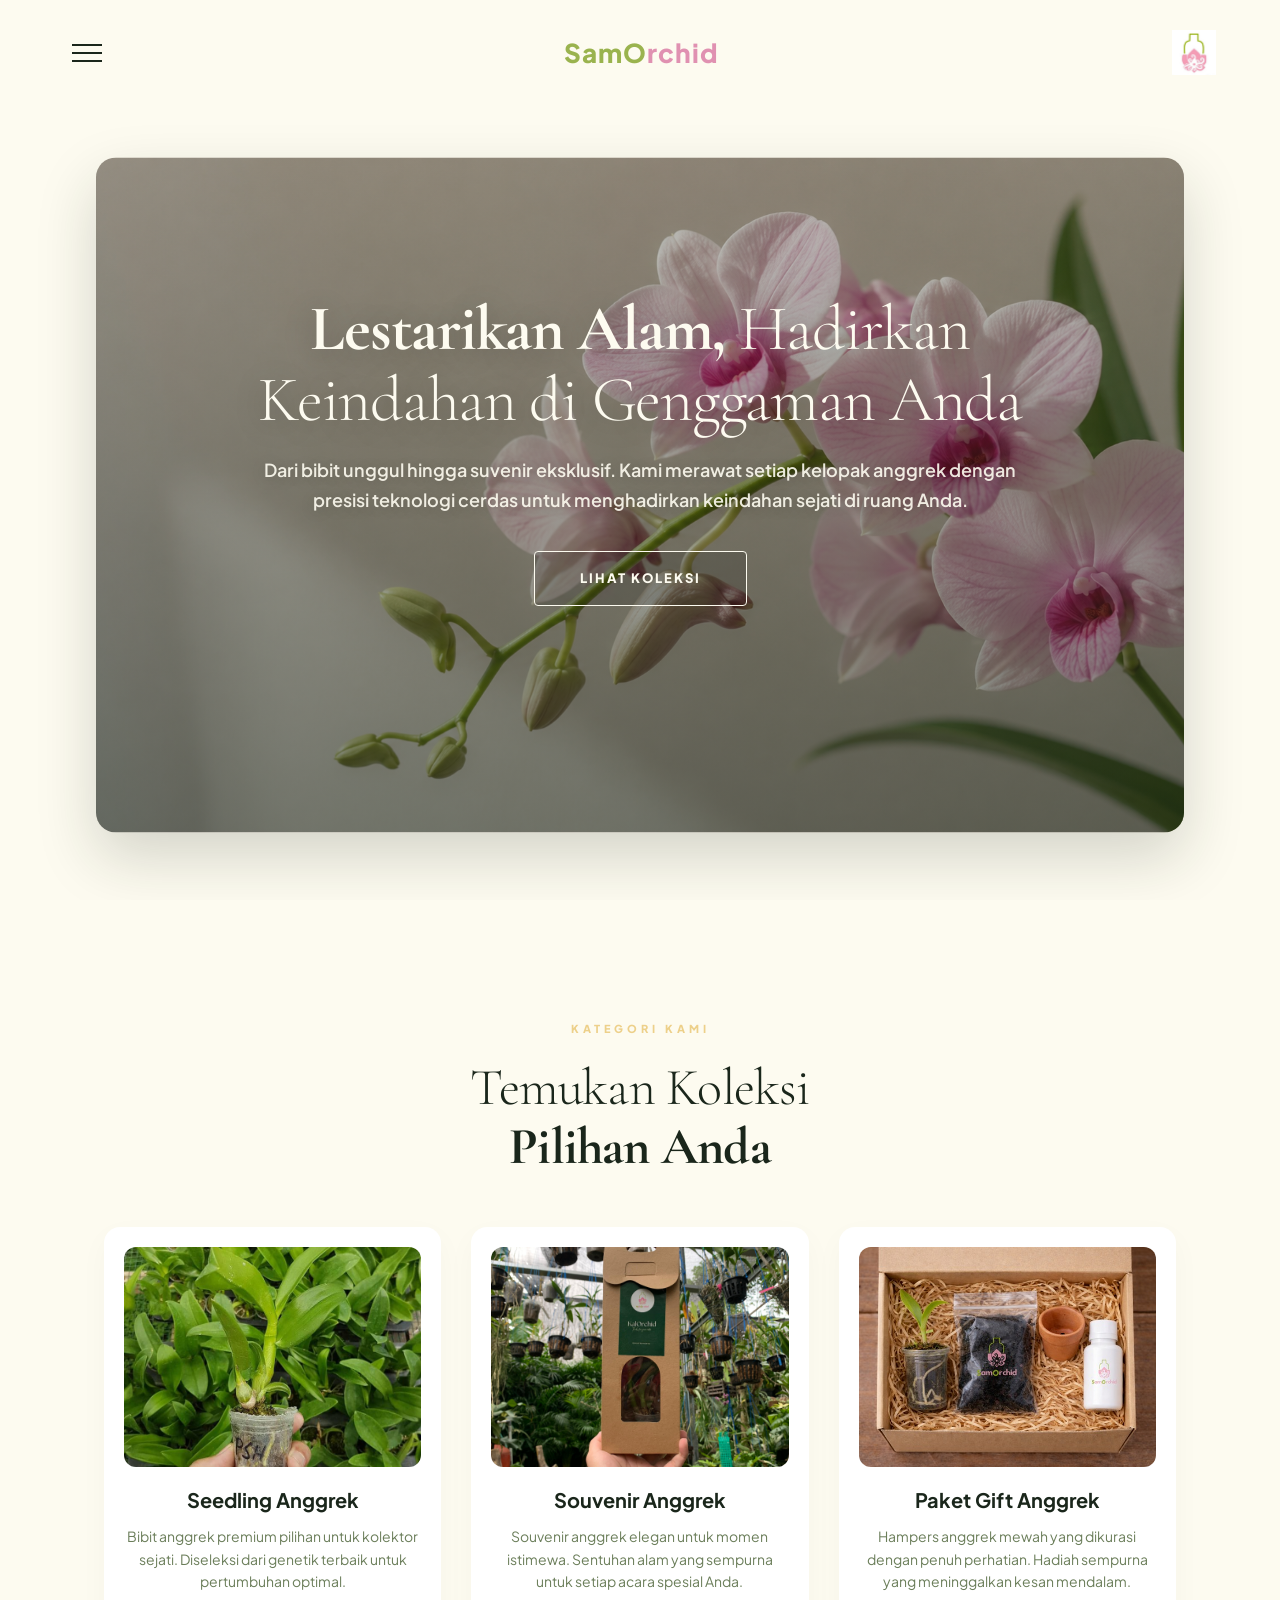
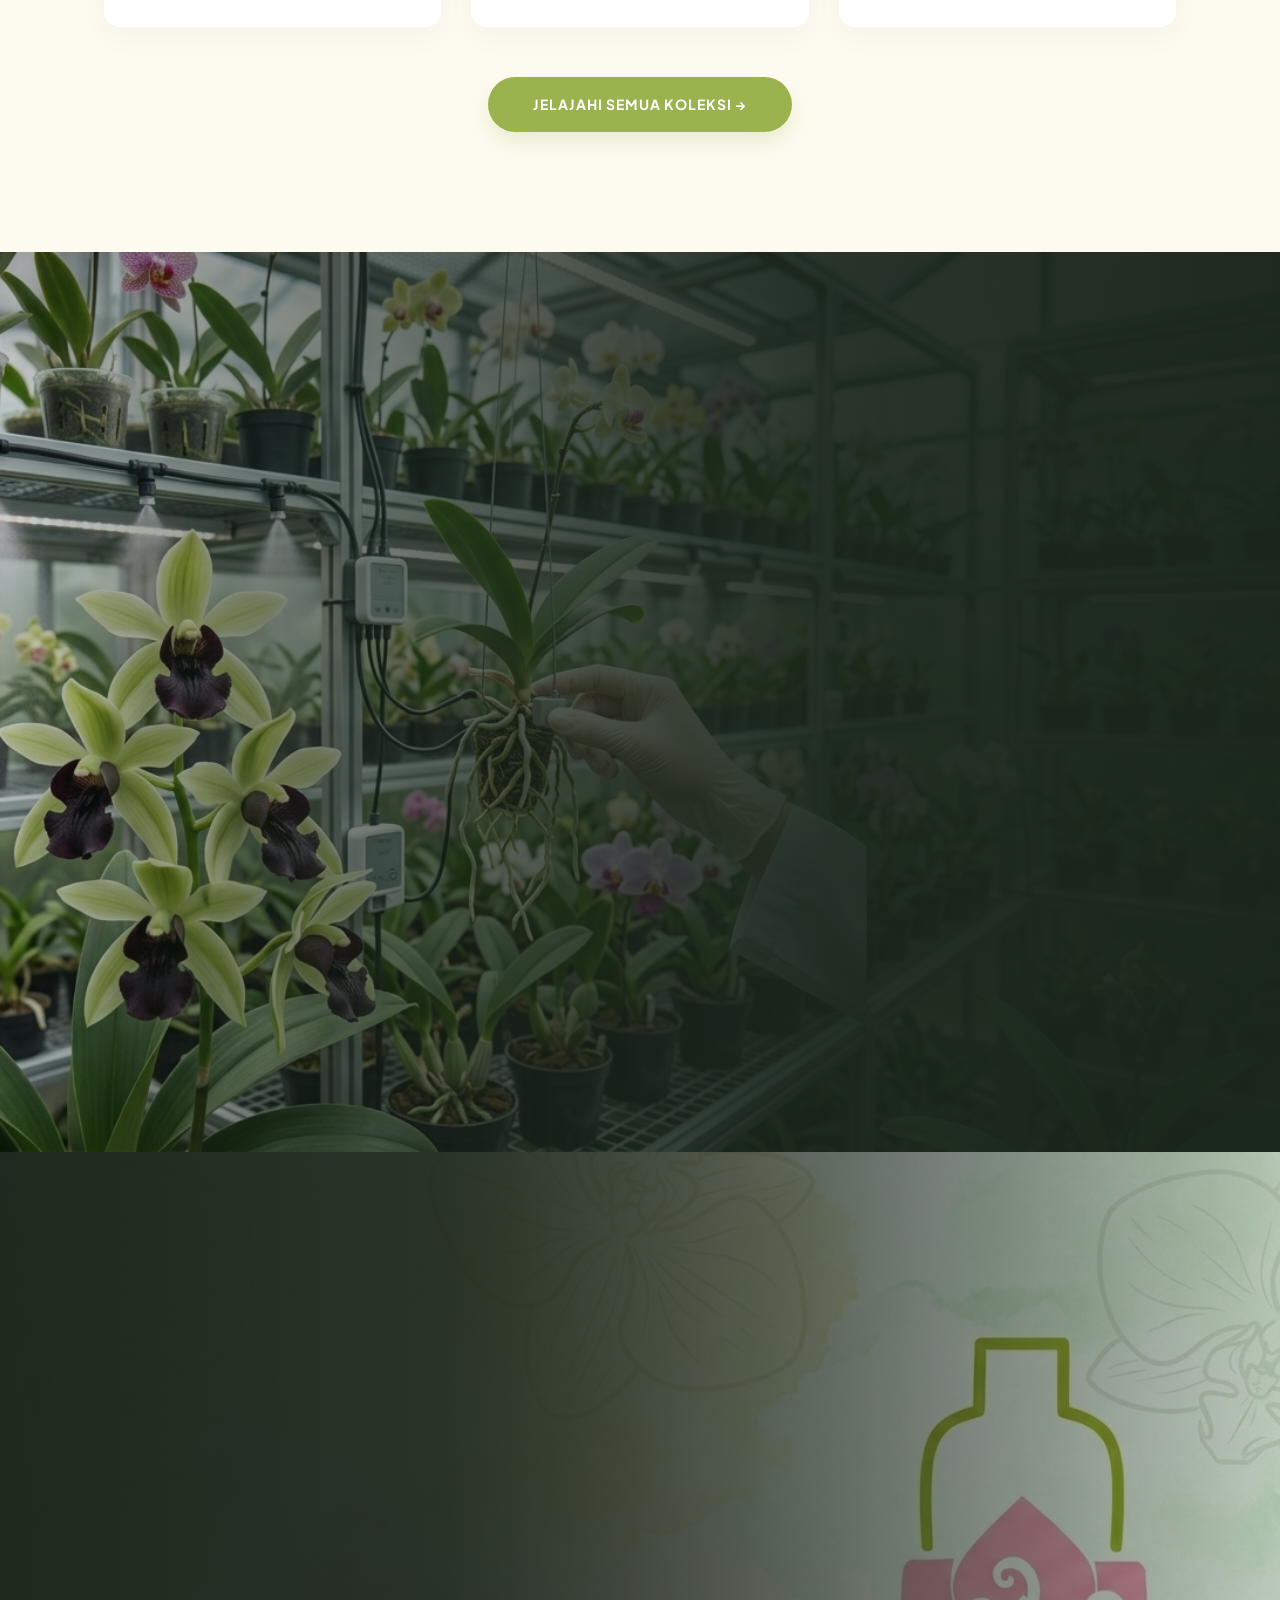
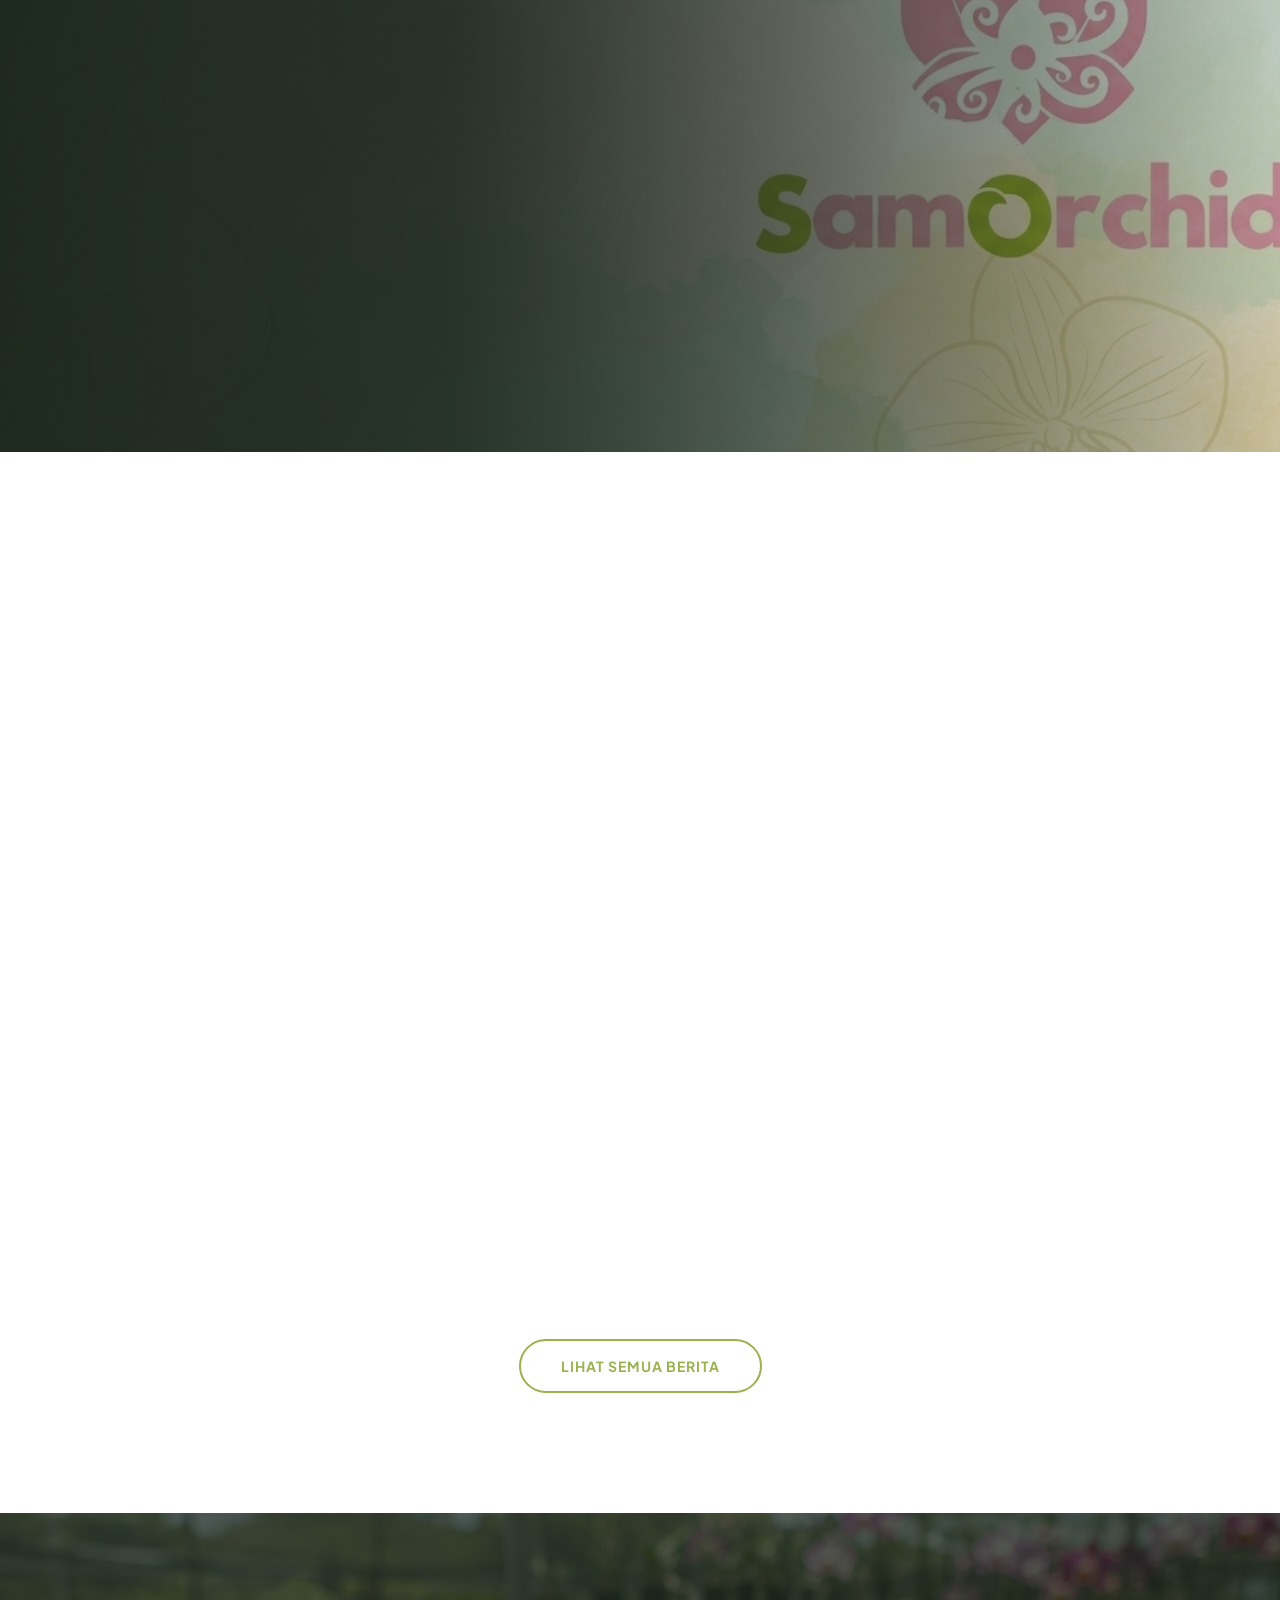
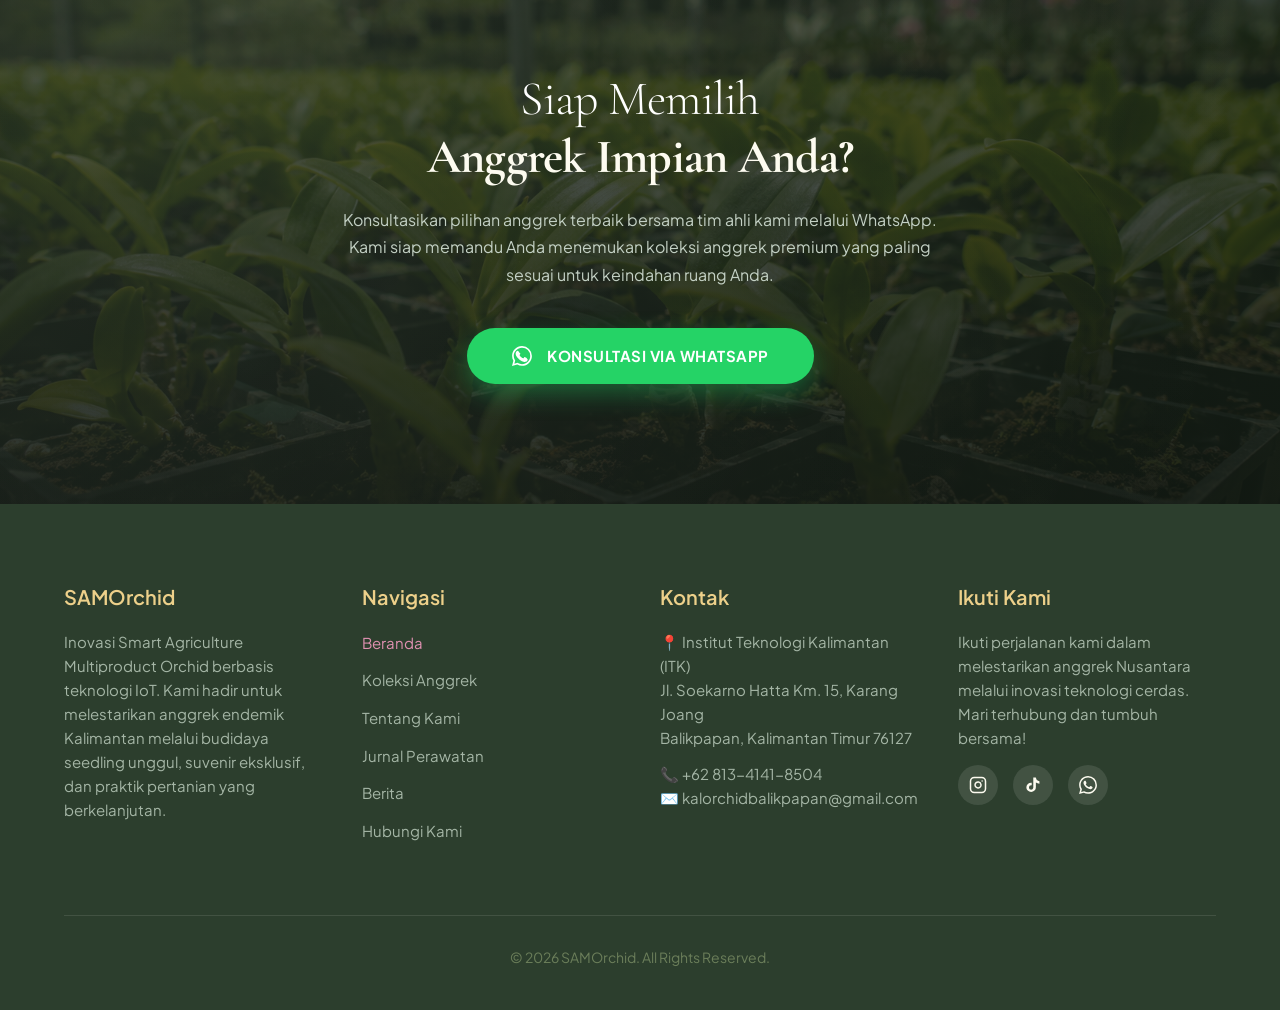
<file: index.html>
<!DOCTYPE html>
<html lang="id">

<head>
    <meta charset="UTF-8">
    <meta name="viewport" content="width=device-width, initial-scale=1.0">
    <meta http-equiv="X-UA-Compatible" content="ie=edge">

    <meta name="description" content="SAMOrchid — Koleksi anggrek premium pilihan dengan kualitas terbaik. Temukan keindahan anggrek eksklusif untuk melengkapi ruang Anda.">
    <meta name="keywords" content="anggrek, orchid, tanaman hias, bunga anggrek, SAMOrchid, premium orchid">
    <meta name="author" content="SAMOrchid">
    <meta name="robots" content="index, follow">

    <meta property="og:title" content="SAMOrchid — Simfoni Alam di Ruang Anda">
    <meta property="og:description" content="SAMOrchid — Koleksi anggrek premium pilihan dengan kualitas terbaik.">
    <meta property="og:type" content="website">
    <meta property="og:locale" content="id_ID">

    <title>SAMOrchid — Simfoni Alam di Ruang Anda</title>

    <link rel="icon" type="image/png" href="assets/images/favicon.png">

    <link rel="preconnect" href="https://fonts.googleapis.com">
    <link rel="preconnect" href="https://fonts.gstatic.com" crossorigin>
    <link href="https://fonts.googleapis.com/css2?family=Cormorant+Garamond:ital,wght@0,300;0,400;0,600;1,300;1,400&family=Plus+Jakarta+Sans:wght@300;400;600;800&display=swap" rel="stylesheet">

    <link rel="stylesheet" href="assets/css/samorchid.css">

</head>
<body>

    <div class="menu-overlay" id="menuOverlay"></div>

<header id="mainHeader">
    
    <button class="menu-btn" id="menuToggle" aria-label="Toggle navigation menu">
        <span></span>
        <span></span>
        <span></span>
    </button>

    <a href="index.html" class="logo-text" aria-label="SAMOrchid Home" style="text-decoration: none; font-size: 26px; font-weight: 800; letter-spacing: 1px;">
        <span style="color: var(--green-natural);">SamO</span><span style="color: var(--pink-flower);">rchid</span>
    </a>

    <div class="header-logo-right" style="display: flex; align-items: center;">
        <img src="assets/images/logo-samorchid.png" alt="SAMOrchid Logo" style="height: 45px; width: auto; object-fit: contain;">
    </div>
</header>


<nav class="side-menu" id="sideNav" aria-label="Main navigation">
    <ul style="margin-top: 100px;">
        <li><a href="index.html">Beranda</a></li>
        <li><a href="catalog.html">Koleksi Anggrek</a></li>
        <li><a href="about.html">Tentang Kami</a></li>
        <li><a href="journal.html">Jurnal Perawatan</a></li>
        <li><a href="news.html">Berita</a></li>
        <li><a href="contact.html">Hubungi Kami</a></li>
    </ul>
</nav>
    
    <main>
        
<section class="hero">
    <div class="hero-slider-container" style="top: 55% !important; height: 75% !important;">
        <div class="slider-wrapper">
            <div class="slide slide-1"></div>
            <div class="slide slide-2"></div>
            <div class="slide slide-3"></div>
        </div>
    </div>

    <div class="hero-content scroll-reveal reveal-active">
        <h1> <strong>Lestarikan Alam,</strong> Hadirkan Keindahan di Genggaman Anda </h1>
        <p>Dari bibit unggul hingga suvenir eksklusif. Kami merawat setiap kelopak anggrek dengan presisi teknologi cerdas untuk menghadirkan keindahan sejati di ruang Anda.</p>
        <a href="catalog.html" class="btn-discover">Lihat Koleksi</a>
    </div>
</section>


<section class="section-padding" style="background-color: var(--cream-palette);">
    <div class="container">
        <span class="section-tag scroll-reveal" style="text-align:center; display:block;">Kategori Kami</span>
        <h2 class="section-title scroll-reveal" style="text-align:center; font-family:'Cormorant Garamond',serif; margin-bottom: 50px;">
            Temukan Koleksi <strong>Pilihan Anda</strong>
        </h2>

        <div class="categories-grid">
            
            <div class="category-card scroll-reveal" style="transition-delay: 0.1s; padding: 20px; border-radius: 16px; overflow: hidden; background: #fff; box-shadow: 0 10px 30px rgba(0,0,0,0.03);">
                <div style="height: 220px; border-radius: 12px; overflow: hidden; margin-bottom: 20px;">
                    <img src="assets/images/catalog-seddling.jpg" alt="Seedling Anggrek" style="width: 100%; height: 100%; object-fit: cover; transition: transform 0.5s;">
                </div>
                <h3 style="font-size: 20px; font-weight: 700; margin-bottom: 12px; color: var(--text-dark);">Seedling Anggrek</h3>
                <p style="font-size: 14px; color: var(--text-muted); line-height: 1.6; margin-bottom: 15px;">Bibit anggrek premium pilihan untuk kolektor sejati. Diseleksi dari genetik terbaik untuk pertumbuhan optimal.</p>
            </div>

            <div class="category-card scroll-reveal" style="transition-delay: 0.25s; padding: 20px; border-radius: 16px; overflow: hidden; background: #fff; box-shadow: 0 10px 30px rgba(0,0,0,0.03);">
                <div style="height: 220px; border-radius: 12px; overflow: hidden; margin-bottom: 20px;">
                    <img src="assets/images/souvenir.jpeg?w=800" alt="Souvenir Anggrek" style="width: 100%; height: 100%; object-fit: cover; transition: transform 0.5s;">
                </div>
                <h3 style="font-size: 20px; font-weight: 700; margin-bottom: 12px; color: var(--text-dark);">Souvenir Anggrek</h3>
                <p style="font-size: 14px; color: var(--text-muted); line-height: 1.6; margin-bottom: 15px;">Souvenir anggrek elegan untuk momen istimewa. Sentuhan alam yang sempurna untuk setiap acara spesial Anda.</p>
            </div>

            <div class="category-card scroll-reveal" style="transition-delay: 0.4s; padding: 20px; border-radius: 16px; overflow: hidden; background: #fff; box-shadow: 0 10px 30px rgba(0,0,0,0.03);">
                <div style="height: 220px; border-radius: 12px; overflow: hidden; margin-bottom: 20px;">
                    <img src="assets/images/gift.jpeg?w=800" alt="Paket Gift Anggrek" style="width: 100%; height: 100%; object-fit: cover; transition: transform 0.5s;">
                </div>
                <h3 style="font-size: 20px; font-weight: 700; margin-bottom: 12px; color: var(--text-dark);">Paket Gift Anggrek</h3>
                <p style="font-size: 14px; color: var(--text-muted); line-height: 1.6; margin-bottom: 15px;">Hampers anggrek mewah yang dikurasi dengan penuh perhatian. Hadiah sempurna yang meninggalkan kesan mendalam.</p>
            </div>
        </div>

        <div style="text-align: center; margin-top: 50px;" class="scroll-reveal">
            <a href="catalog.html" class="btn-primary" style="padding: 16px 45px; border-radius: 50px; font-weight: 700; background-color: var(--green-natural); color: white; text-decoration: none; display: inline-block; transition: 0.3s; box-shadow: 0 10px 20px rgba(154, 179, 78, 0.2);">
                Jelajahi Semua Koleksi &rarr;
            </a>
        </div>
    </div>
</section>

<section class="care-section" style="background: linear-gradient(270deg, rgba(26,38,27,0.85) 35%, rgba(26,38,27,0.2)), url('assets/images/beranda-jurnal.png') center/cover no-repeat;">
    <div class="care-content">
        <span class="section-tag scroll-reveal">Jurnal &amp; Panduan</span>
        <h2 class="scroll-reveal" style="transition-delay: 0.1s;">Seni Merawat <strong>Kelopak Anggrek</strong></h2>
        <p class="scroll-reveal" style="transition-delay: 0.2s;">Merawat anggrek adalah seni dan dialog dengan alam. Pelajari teknik perawatan dari para ahli kami — mulai dari penyiraman, pencahayaan, hingga pemberian nutrisi yang tepat untuk setiap jenis anggrek.</p>
        <a href="journal.html" class="btn-editorial scroll-reveal" style="transition-delay: 0.3s;">Buka Jurnal Perawatan &rarr;</a>
    </div>
</section>

<section class="story-section" style="background: linear-gradient(90deg, rgba(26,38,27,0.85) 35%, rgba(26,38,27,0.2)), url('assets/images/logo-about.png') center/cover no-repeat;">
    <div class="story-content">
        <span class="section-tag scroll-reveal">VISI &amp; INOVASI</span>
        <h2 class="scroll-reveal" style="transition-delay: 0.1s;">Di Balik Tirai <strong>SAMOrchid</strong></h2>
        <p class="scroll-reveal" style="transition-delay: 0.2s;">Lebih dari sekadar keindahan, SAMOrchid lahir dari misi luhur melestarikan flora endemik Kalimantan. Melalui integrasi teknologi Smart Greenhouse dan praktik pertanian berkelanjutan, kami merawat warisan alam Nusantara agar terus mekar untuk generasi mendatang.</p>
        <a href="about.html" class="btn-editorial scroll-reveal" style="transition-delay: 0.3s;">Kenali Kami Lebih Dekat &rarr;</a>
    </div>
</section>

<section class="section-padding" style="background-color: #fff;">
    <div class="container">
        <span class="section-tag scroll-reveal" style="text-align:center; display:block;">Berita Terbaru</span>
        <h2 class="section-title scroll-reveal" style="text-align:center; font-family:'Cormorant Garamond',serif; margin-bottom: 50px;">
            Kabar Dari <strong>SAMOrchid</strong>
        </h2>

        <div class="news-grid">
            
            <article class="news-card scroll-reveal" style="transition-delay: 0.1s;">
                <div class="news-image">
                    <img src="assets/images/berita-p2mw.jpeg" alt="Penghargaan Inovasi Budidaya 2026" loading="lazy">
                </div>
                <div class="news-body">
                    <time class="news-date" datetime="2026-07-01">1 Juli 2026</time>
                    <h3>Kabar Gembira! Inovasi "SAMOrchid" Sukses Lolos Pendanaan P2MW Kemdikbudristek 2026</h3>
                    <p>Startup inovatif berbasis teknologi agrikultur, SAMOrchid, secara resmi diumumkan sebagai salah satu tim yang berhasil lolos dan menerima pendanaan P2MW 2026.</p>
                </div>
            </article>

            <article class="news-card scroll-reveal" style="transition-delay: 0.4s;">
                <div class="news-image">
                    <img src="assets/images/berita-pelatihan.jpeg"  alt="Workshop Perawatan Anggrek" loading="lazy">
                </div>
                <div class="news-body">
                    <time class="news-date" datetime="2026-06-18">18 Juni 2026</time>
                    <h3>Tingkatkan Kualitas Visual Produk SAMOrchid Ikuti Pelatihan Branding dan Fotografi oleh IBT ITK</h3>
                    <p>SAMOrchid berpartisipasi dalam program pelatihan intensif yang diselenggarakan oleh Inkubator Bisnis Teknologi ITK untuk mendukung UMKM naik kelas.</p>
                </div>
            </article>

            <article class="news-card scroll-reveal" style="transition-delay: 0.25s;">
                <div class="news-image">
                    <img src="assets/images/berita-hippi.jpeg"  alt="Koleksi Phalaenopsis Eksklusif" loading="lazy">
                </div>
                <div class="news-body">
                    <time class="news-date" datetime="2026-06-25">25 Juni 2026</time>
                    <h3>SAMOrchid Wakili ITK di Expo Pelantikan HIPPI Balikpapan 2026, Souvenir Anggrek Jadi Primadona</h3>
                    <p>Kehadiran SAMOrchid di acara bergengsi ini menjadi ajang pembuktian nyata atas kualitas dan daya jual produk souvenir anggrek untuk tamu kehormatan.</p>
                </div>
            </article>

        </div>

        <div style="text-align: center; margin-top: 3rem;">
            <a href="news.html" class="btn-outline">Lihat Semua Berita</a>
        </div>
    </div>
</section>

<section class="cta-section" style="background: linear-gradient(180deg, rgba(26,38,27,0.75) 0%, rgba(18,26,19,0.92) 100%), url('assets/images/beranda-hubungi\ kami.png') center/cover no-repeat; padding: 120px 0; color: white;">
    <div class="container" style="text-align: center; max-width: 800px;">
        <span class="section-tag scroll-reveal" style="color: var(--orange-pastel); font-size: 11px; letter-spacing: 4px; font-weight: 800; display: block; margin-bottom: 20px; text-transform: uppercase;">Hubungi Kami</span>
        <h2 class="scroll-reveal" style="font-family: 'Cormorant Garamond', serif; font-size: 48px; font-weight: 300; margin-bottom: 20px; line-height: 1.2;">
            Siap Memilih <strong style="font-weight: 700; color: var(--cream-palette);">Anggrek Impian Anda?</strong>
        </h2>
        <p class="scroll-reveal" style="transition-delay: 0.1s; font-size: 16px; color: #c3d0c4; line-height: 1.7; margin-bottom: 40px; max-width: 600px; margin-left: auto; margin-right: auto;">
            Konsultasikan pilihan anggrek terbaik bersama tim ahli kami melalui WhatsApp. Kami siap memandu Anda menemukan koleksi anggrek premium yang paling sesuai untuk keindahan ruang Anda.
        </p>
        
        <a href="https://wa.me/6281341418504?text=Halo%20SAMOrchid" class="scroll-reveal" style="transition-delay: 0.2s; background-color: #25D366; color: white; padding: 16px 45px; border-radius: 50px; font-weight: 700; text-decoration: none; display: inline-flex; align-items: center; gap: 12px; box-shadow: 0 10px 25px rgba(37, 211, 102, 0.35); border: none; font-size: 15px; letter-spacing: 0.5px; transition: all 0.3s ease; text-transform: uppercase;" target="_blank" rel="noopener noreferrer">
            <svg xmlns="http://www.w3.org/2000/svg" width="20" height="20" fill="currentColor" viewBox="0 0 16 16" style="vertical-align: middle;">
                <path d="M13.601 2.326A7.85 7.85 0 0 0 7.994 0C3.627 0 .068 3.558.064 7.926c0 1.399.366 2.76 1.057 3.965L0 16l4.204-1.102a7.9 7.9 0 0 0 3.79.949h.004c4.368 0 7.927-3.558 7.93-7.93a7.9 7.9 0 0 0-2.327-5.592M7.994 14.52a6.6 6.6 0 0 1-3.356-.92l-.24-.144-2.494.654.666-2.433-.156-.251a6.56 6.56 0 0 1-1.007-3.505c0-3.626 2.957-6.584 6.591-6.584a6.56 6.56 0 0 1 4.66 1.931 6.56 6.56 0 0 1 1.928 4.66c-.004 3.639-2.961 6.592-6.592 6.592m3.69-4.98c-.202-.1-1.195-.59-1.381-.66-.18-.068-.312-.1-.444.1-.13.2-.5.636-.61.76-.11.13-.22.14-.42.04-.202-.1-.853-.314-1.624-.997-.6-.537-1.005-1.2-1.123-1.4-.117-.202-.012-.311.088-.41.09-.09.202-.23.3-.35.1-.117.135-.2.2-.33.066-.134.034-.251-.017-.35-.05-.1-1.196-1.196-1.381-1.643-.186-.45-.37-.39-.5-.396-.127-.007-.272-.008-.418-.008a.86.86 0 0 0-.623.29c-.214.23-.817.8-.817 1.95s.84 2.26 1.0 2.47c.16.21 1.653 2.528 4 3.52.56.23 1 .37 1.34.48.57.18 1.09.15 1.5.09.46-.07 1.38-.56 1.57-1.11.19-.55.19-1.02.13-1.11-.06-.09-.22-.14-.42-.24"/>
            </svg>
            &nbsp;Konsultasi via WhatsApp
        </a>
    </div>
</section>

    </main>

    <footer>
    <div class="footer-container">
        
        <div class="footer-col">
            <h3>SAMOrchid</h3>
            <p>
                Inovasi Smart Agriculture Multiproduct Orchid berbasis teknologi IoT. Kami hadir untuk melestarikan anggrek endemik Kalimantan melalui budidaya seedling unggul, suvenir eksklusif, dan praktik pertanian yang berkelanjutan.
            </p>
        </div>

        <div class="footer-col">
            <h3>Navigasi</h3>
            <ul>
                <li><a href="index.html">Beranda</a></li>
                <li><a href="catalog.html">Koleksi Anggrek</a></li>
                <li><a href="about.html">Tentang Kami</a></li>
                <li><a href="journal.html">Jurnal Perawatan</a></li>
                <li><a href="news.html">Berita</a></li>
                <li><a href="contact.html">Hubungi Kami</a></li>
            </ul>
        </div>

        <div class="footer-col">
            <h3>Kontak</h3>
            <p>
                📍 Institut Teknologi Kalimantan (ITK)<br>
                Jl. Soekarno Hatta Km. 15, Karang Joang<br>
                Balikpapan, Kalimantan Timur 76127
            </p>
            <p style="margin-top: 12px;">
                📞 +62 813-4141-8504<br>
                ✉️ kalorchidbalikpapan@gmail.com
            </p>
        </div>

       <div class="footer-col">
    <h3>Ikuti Kami</h3>
    <p>Ikuti perjalanan kami dalam melestarikan anggrek Nusantara melalui inovasi teknologi cerdas. Mari terhubung dan tumbuh bersama!</p>
    <div class="social-links">
        <a href="https://www.instagram.com/samorchid_official?igsh=MW9wNzVmNXBsNmt6ZQ%3D%3D&utm_source=qr" target="_blank" rel="noopener noreferrer" aria-label="Instagram">
            <svg xmlns="http://www.w3.org/2000/svg" width="18" height="18" viewBox="0 0 24 24" fill="none" stroke="currentColor" stroke-width="2" stroke-linecap="round" stroke-linejoin="round">
                <rect x="2" y="2" width="20" height="20" rx="5" ry="5"></rect>
                <path d="M16 11.37A4 4 0 1 1 12.63 8 4 4 0 0 1 16 11.37z"></path>
                <line x1="17.5" y1="6.5" x2="17.51" y2="6.5"></line>
            </svg>
        </a>
        
        <a href="https://www.tiktok.com/@samorchid.bibit.anggrek?_r=1&_t=ZS-982fWPN8C19" target="_blank" rel="noopener noreferrer" aria-label="TikTok">
            <svg xmlns="http://www.w3.org/2000/svg" width="18" height="18" viewBox="0 0 24 24" fill="currentColor">
                <path d="M19.59 6.69a4.83 4.83 0 0 1-3.77-4.25V2h-3.45v13.67a2.89 2.89 0 0 1-2.88 2.5 2.89 2.89 0 0 1-2.89-2.89 2.89 2.89 0 0 1 2.89-2.89c.28 0 .54.04.79.1v-3.5a6.37 6.37 0 0 0-.79-.05A6.34 6.34 0 0 0 3.15 15a6.34 6.34 0 0 0 6.34 6.34 6.34 6.34 0 0 0 6.34-6.34V8.75a8.18 8.18 0 0 0 4.76 1.52v-3.4a4.85 4.85 0 0 1-1-.18z"/>
            </svg>
        </a>
        
        <a href="https://wa.me/6281341418504" target="_blank" rel="noopener noreferrer" aria-label="WhatsApp">
            <svg xmlns="http://www.w3.org/2000/svg" width="18" height="18" viewBox="0 0 24 24" fill="currentColor">
                <path d="M17.472 14.382c-.297-.149-1.758-.867-2.03-.967-.273-.099-.471-.148-.67.15-.197.297-.767.966-.94 1.164-.173.199-.347.223-.644.075-.297-.15-1.255-.463-2.39-1.475-.883-.788-1.48-1.761-1.653-2.059-.173-.297-.018-.458.13-.606.134-.133.298-.347.446-.52.149-.174.198-.298.298-.497.099-.198.05-.371-.025-.52-.075-.149-.669-1.612-.916-2.207-.242-.579-.487-.5-.669-.51-.173-.008-.371-.01-.57-.01-.198 0-.52.074-.792.372-.272.297-1.04 1.016-1.04 2.479 0 1.462 1.065 2.875 1.213 3.074.149.198 2.096 3.2 5.077 4.487.709.306 1.262.489 1.694.625.712.227 1.36.195 1.871.118.571-.085 1.758-.719 2.006-1.413.248-.694.248-1.289.173-1.413-.074-.124-.272-.198-.57-.347m-5.421 7.403h-.004a9.87 9.87 0 01-5.031-1.378l-.361-.214-3.741.982.998-3.648-.235-.374a9.86 9.86 0 01-1.51-5.26c.001-5.45 4.436-9.884 9.888-9.884 2.64 0 5.122 1.03 6.988 2.898a9.825 9.825 0 012.893 6.994c-.003 5.45-4.437 9.884-9.885 9.884m8.413-18.297A11.815 11.815 0 0012.05 0C5.495 0 .16 5.335.157 11.892c0 2.096.547 4.142 1.588 5.945L.057 24l6.305-1.654a11.882 11.882 0 005.683 1.448h.005c6.554 0 11.89-5.335 11.893-11.893a11.821 11.821 0 00-3.48-8.413z"/>
            </svg>
        </a>
    </div>
</div>

    </div>

    <div class="footer-bottom">
        <p>&copy; 2026 SAMOrchid. All Rights Reserved.</p>
    </div>
</footer>

    <script src="assets/js/samorchid.js"></script>
    
</body>
</html>
</file>
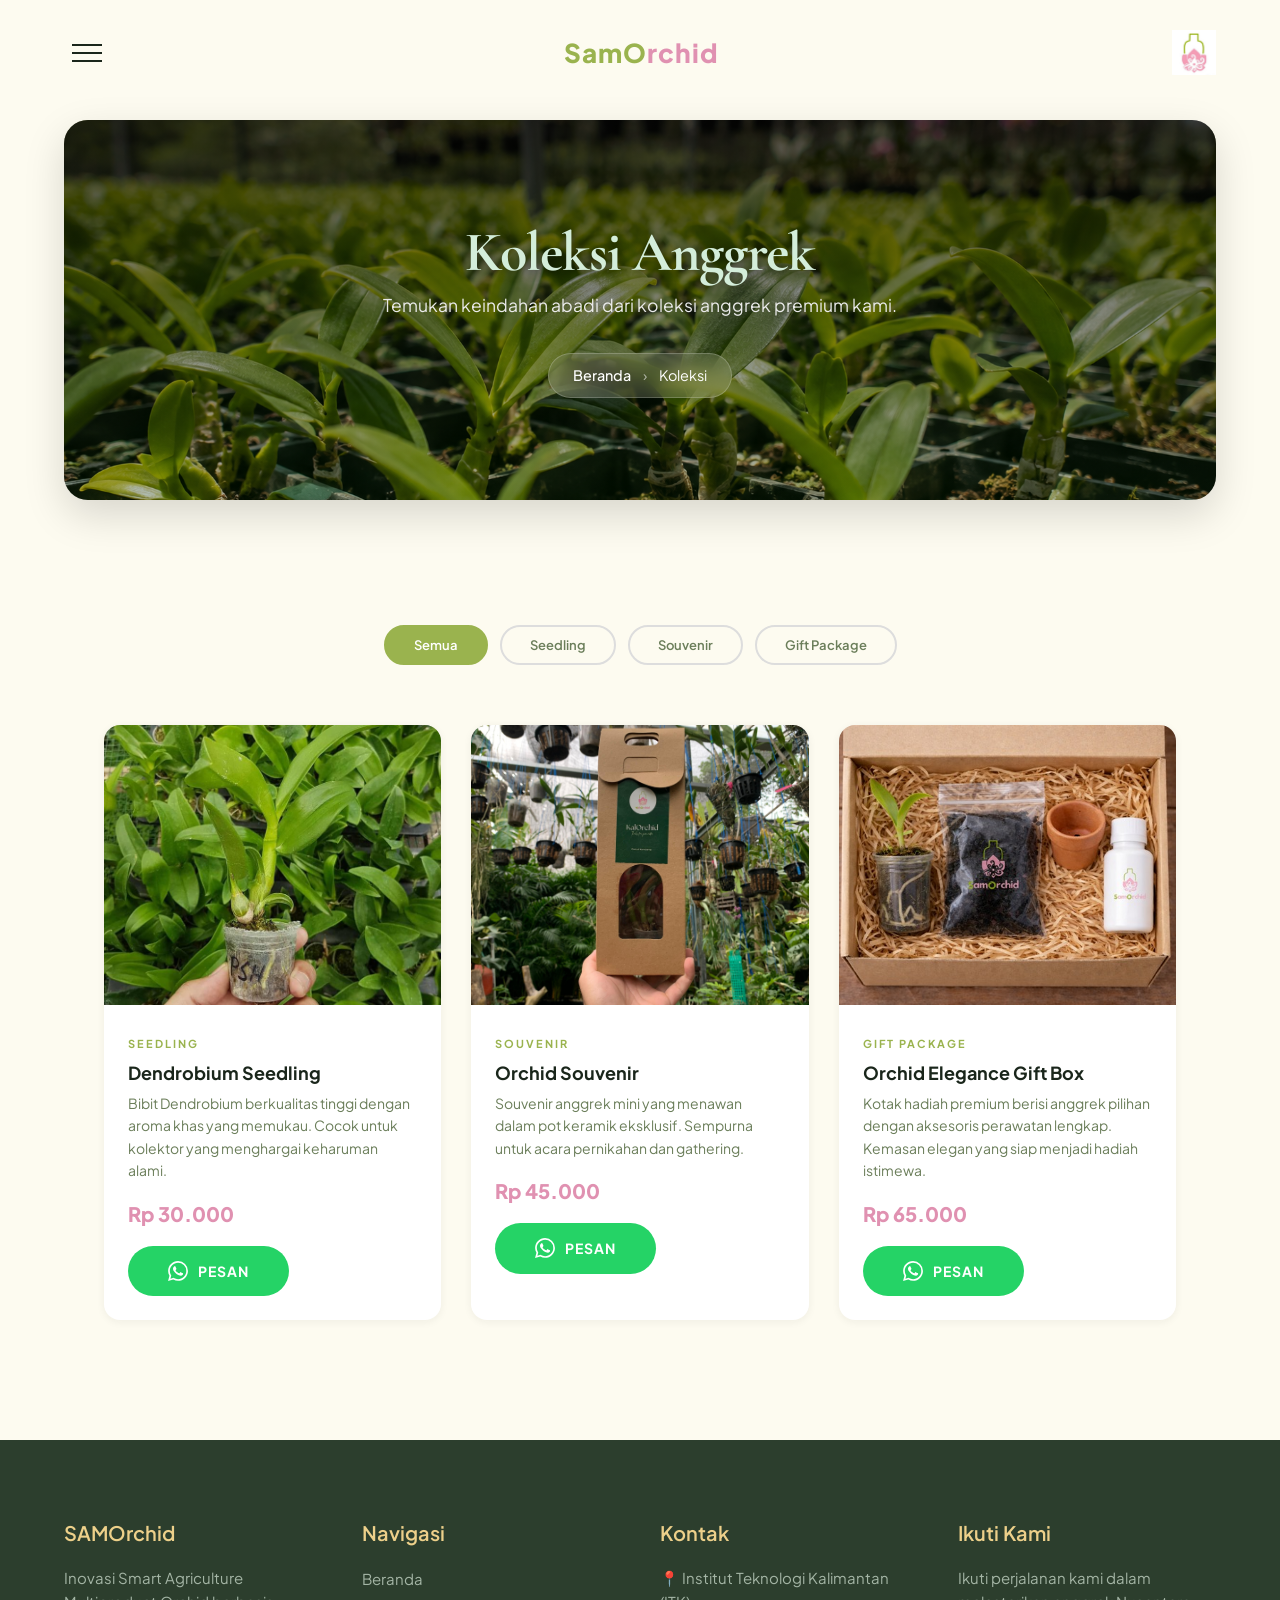
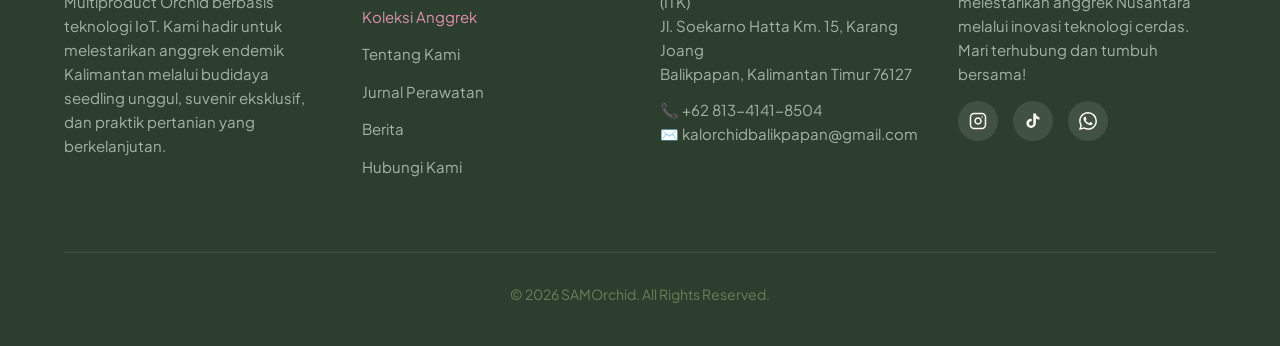
<file: catalog.html>
<!DOCTYPE html>
<html lang="id">

<head>
    <meta charset="UTF-8">
    <meta name="viewport" content="width=device-width, initial-scale=1.0">
    <meta http-equiv="X-UA-Compatible" content="ie=edge">

    
    <meta name="description" content="SAMOrchid — Koleksi anggrek premium pilihan dengan kualitas terbaik. Temukan keindahan anggrek eksklusif untuk melengkapi ruang Anda.">
    <meta name="keywords" content="anggrek, orchid, tanaman hias, bunga anggrek, SAMOrchid, premium orchid">
    <meta name="author" content="SAMOrchid">
    <meta name="robots" content="index, follow">

    
    <meta property="og:title" content="Koleksi Anggrek — SAMOrchid">
    <meta property="og:description" content="SAMOrchid — Koleksi anggrek premium pilihan dengan kualitas terbaik.">
    <meta property="og:type" content="website">
    <meta property="og:locale" content="id_ID">

    <title>Koleksi Anggrek — SAMOrchid</title>

    
    <link rel="icon" type="image/png" href="assets/images/favicon.png">

    
    <link rel="preconnect" href="https://fonts.googleapis.com">
    <link rel="preconnect" href="https://fonts.gstatic.com" crossorigin>
    <link href="https://fonts.googleapis.com/css2?family=Cormorant+Garamond:ital,wght@0,300;0,400;0,600;1,300;1,400&family=Plus+Jakarta+Sans:wght@300;400;600;800&display=swap" rel="stylesheet">

    
    <link rel="stylesheet" href="assets/css/samorchid.css">

    
    </head>
<body>

    
    <div class="menu-overlay" id="menuOverlay"></div>


<header id="mainHeader">
    
    <button class="menu-btn" id="menuToggle" aria-label="Toggle navigation menu">
        <span></span>
        <span></span>
        <span></span>
    </button>

    
    <a href="index.html" class="logo-text" aria-label="SAMOrchid Home" style="text-decoration: none; font-size: 26px; font-weight: 800; letter-spacing: 1px;">
        <span style="color: var(--green-natural);">SamO</span><span style="color: var(--pink-flower);">rchid</span>
    </a>

    
    <div class="header-logo-right" style="display: flex; align-items: center;">
        <img src="assets/images/logo-samorchid.png" alt="SAMOrchid Logo" style="height: 45px; width: auto; object-fit: contain;">
    </div>
</header>


<nav class="side-menu" id="sideNav" aria-label="Main navigation">
    
    <ul style="margin-top: 100px;">
        <li><a href="index.html">Beranda</a></li>
        <li><a href="catalog.html">Koleksi Anggrek</a></li>
        <li><a href="about.html">Tentang Kami</a></li>
        <li><a href="journal.html">Jurnal Perawatan</a></li>
        <li><a href="news.html">Berita</a></li>
        <li><a href="contact.html">Hubungi Kami</a></li>
    </ul>

    
</nav>
    
    <main>
        

<style>
    /* CSS tambahan ini bisa kamu pindahkan ke file .css utama kamu nanti */
    .page-hero-modern {
        position: relative;
        background-size: cover;
        background-position: center;
        border-radius: 24px;
        margin: 120px auto 5px auto;
        max-width: 90%; /* Memberikan ruang di sisi kiri & kanan */
        min-height: 380px; /* Tinggi proporsional */
        display: flex;
        align-items: center;
        justify-content: center;
        text-align: center;
        overflow: hidden;
        box-shadow: 0 15px 40px rgba(0, 0, 0, 0.15);
    }

    .hero-overlay-modern {
        position: absolute;
        top: 0; left: 0; right: 0; bottom: 0;
        /* Gradient gelap ke terang untuk kontras teks yang sempurna */
        background: linear-gradient(to bottom, rgba(0,0,0,0.65), rgba(0,40,0,0.3));
        z-index: 1;
    }

    .hero-content-modern {
        position: relative;
        z-index: 2;
        color: #ffffff;
        padding: 2rem;
    }

    .hero-content-modern h1 {
        font-size: 3.5rem;
        margin-bottom: 0.5rem;
        font-weight: 300;
        text-shadow: 2px 2px 8px rgba(0,0,0,0.5);
    }

    .hero-content-modern h1 strong {
        font-weight: 700;
        color: #d4edda; /* Sentuhan warna hijau pastel yang lembut */
    }

    .hero-content-modern .hero-subtitle {
        font-size: 1.1rem;
        margin-bottom: 2rem;
        color: #eaeaea;
        font-weight: 400;
    }

    /* Efek Glassmorphism untuk Breadcrumb */
    .breadcrumb-modern {
        display: inline-flex;
        background: rgba(255, 255, 255, 0.15);
        backdrop-filter: blur(10px);
        -webkit-backdrop-filter: blur(10px);
        padding: 10px 24px;
        border-radius: 50px;
        font-size: 0.9rem;
        border: 1px solid rgba(255, 255, 255, 0.2);
    }

    .breadcrumb-modern a {
        color: #ffffff;
        text-decoration: none;
        font-weight: 500;
        transition: opacity 0.3s ease;
    }

    .breadcrumb-modern a:hover {
        opacity: 0.7;
    }

    .breadcrumb-separator {
        margin: 0 12px;
        color: rgba(255, 255, 255, 0.6);
    }
</style>

<section class="page-hero-modern" style="background-image: url('assets/images/beranda-hubungi kami.png');">
    <div class="hero-overlay-modern"></div> 
    
    <div class="hero-content-modern">
        <h1><strong>Koleksi Anggrek</strong></h1>
        <p class="hero-subtitle">Temukan keindahan abadi dari koleksi anggrek premium kami.</p>
        <nav class="breadcrumb-modern" aria-label="Breadcrumb">
            <a href="index.html">Beranda</a>
            <span class="breadcrumb-separator">&rsaquo;</span>
            <span class="breadcrumb-current">Koleksi</span>
        </nav>
    </div>
</section>


<section class="section-padding catalog-section">
    <div class="container">

        
        <div class="filter-tabs scroll-reveal">
            <button class="btn-filter active" data-filter="all">Semua</button>
            <button class="btn-filter" data-filter="seedling">Seedling</button>
            <button class="btn-filter" data-filter="souvenir">Souvenir</button>
            <button class="btn-filter" data-filter="gift">Gift Package</button>
        </div>

        
        <div class="product-grid" id="productGrid">

            

            
            <div class="product-card scroll-reveal" data-category="seedling" style="transition-delay: 0.05s;">
                <div class="card-image">
                    <img src="assets/images/catalog-seddling.jpg" alt="Dendrobium Anosmum Seedling" loading="lazy">
                </div>
                <div class="card-body">
                    <span class="card-category">SEEDLING</span>
                    <h3>Dendrobium Seedling</h3>
                    <p>Bibit Dendrobium berkualitas tinggi dengan aroma khas yang memukau. Cocok untuk kolektor yang menghargai keharuman alami.</p>
                    <div class="card-price">Rp 30.000</div>
                    <div class="card-actions">
                        <a href="https://wa.me/6281341418504?text=Halo%20SAMOrchid%2C%20saya%20ingin%20memesan%20Dendrobium%20Anosmum%20Seedling" class="btn-whatsapp" target="_blank" rel="noopener noreferrer">Pesan</a>
                    
                    </div>
                </div>
            </div>

        

            

            
            <div class="product-card scroll-reveal" data-category="souvenir" style="transition-delay: 0.05s;">
                <div class="card-image">
                    <img src="assets/images/souvenir.jpeg" alt="Mini Orchid Souvenir" loading="lazy">
                </div>
                <div class="card-body">
                    <span class="card-category">SOUVENIR</span>
                    <h3>Orchid Souvenir</h3>
                    <p>Souvenir anggrek mini yang menawan dalam pot keramik eksklusif. Sempurna untuk acara pernikahan dan gathering.</p>
                    <div class="card-price">Rp 45.000</div>
                    <div class="card-actions">
                        <a href="https://wa.me/6281341418504?text=Halo%20SAMOrchid%2C%20saya%20ingin%20memesan%20Mini%20Orchid%20Souvenir" class="btn-whatsapp" target="_blank" rel="noopener noreferrer">Pesan</a>
                    </div>
                </div>
            </div>



            

            
            <div class="product-card scroll-reveal" data-category="gift" style="transition-delay: 0.05s;">
                <div class="card-image">
                    <img src="assets/images/gift.jpeg" alt="Orchid Elegance Gift Box" loading="lazy">
                </div>
                <div class="card-body">
                    <span class="card-category">GIFT PACKAGE</span>
                    <h3>Orchid Elegance Gift Box</h3>
                    <p>Kotak hadiah premium berisi anggrek pilihan dengan aksesoris perawatan lengkap. Kemasan elegan yang siap menjadi hadiah istimewa.</p>
                    <div class="card-price">Rp 65.000</div>
                    <div class="card-actions">
                        <a href="https://wa.me/6281341418504?text=Halo%20SAMOrchid%2C%20saya%20ingin%20memesan%20Orchid%20Elegance%20Gift%20Box" class="btn-whatsapp" target="_blank" rel="noopener noreferrer">Pesan</a>
                       
                    </div>
                </div>
            </div>

           

        </div>

    </div>
</section>


<script>
    document.addEventListener('DOMContentLoaded', function() {
        const filterBtns = document.querySelectorAll('.btn-filter');
        const productCards = document.querySelectorAll('.product-card');

        filterBtns.forEach(btn => {
            btn.addEventListener('click', () => {
                // Hapus class active dari semua tombol
                filterBtns.forEach(b => b.classList.remove('active'));
                // Tambahkan class active ke tombol yang diklik
                btn.classList.add('active');

                const filterValue = btn.getAttribute('data-filter');

                productCards.forEach(card => {
                    if (filterValue === 'all' || card.getAttribute('data-category') === filterValue) {
                        card.style.display = 'block';
                        setTimeout(() => {
                            card.style.opacity = '1';
                            card.style.transform = 'scale(1)';
                        }, 50);
                    } else {
                        card.style.opacity = '0';
                        card.style.transform = 'scale(0.9)';
                        setTimeout(() => {
                            card.style.display = 'none';
                        }, 300); // Sesuaikan dengan durasi animasi CSS
                    }
                });
            });
        });
    });
</script>

    </main>

    
    <footer>
    <div class="footer-container">

        
        <div class="footer-col">
            <h3>SAMOrchid</h3>
            <p>
                Inovasi Smart Agriculture Multiproduct Orchid berbasis teknologi IoT. Kami hadir untuk melestarikan anggrek endemik Kalimantan melalui budidaya seedling unggul, suvenir eksklusif, dan praktik pertanian yang berkelanjutan.
            </p>
        </div>

        
        <div class="footer-col">
            <h3>Navigasi</h3>
            <ul>
                <li><a href="index.html">Beranda</a></li>
                <li><a href="catalog.html">Koleksi Anggrek</a></li>
                <li><a href="about.html">Tentang Kami</a></li>
                <li><a href="journal.html">Jurnal Perawatan</a></li>
                <li><a href="news.html">Berita</a></li>
                <li><a href="contact.html">Hubungi Kami</a></li>
            </ul>
        </div>

        
        <div class="footer-col">
            <h3>Kontak</h3>
            <p>
                📍 Institut Teknologi Kalimantan (ITK)<br>
                Jl. Soekarno Hatta Km. 15, Karang Joang<br>
                Balikpapan, Kalimantan Timur 76127
            </p>
            <p style="margin-top: 12px;">
                📞 +62 813-4141-8504<br>
                ✉️ kalorchidbalikpapan@gmail.com
            </p>
        </div>

        
       <div class="footer-col">
    <h3>Ikuti Kami</h3>
    <p>Ikuti perjalanan kami dalam melestarikan anggrek Nusantara melalui inovasi teknologi cerdas. Mari terhubung dan tumbuh bersama!</p>
    <div class="social-links">
        <!-- Tautan Instagram SAMOrchid -->
        <a href="https://www.instagram.com/samorchid_official?igsh=MW9wNzVmNXBsNmt6ZQ%3D%3D&utm_source=qr" target="_blank" rel="noopener noreferrer" aria-label="Instagram">
            <svg xmlns="http://www.w3.org/2000/svg" width="18" height="18" viewBox="0 0 24 24" fill="none" stroke="currentColor" stroke-width="2" stroke-linecap="round" stroke-linejoin="round">
                <rect x="2" y="2" width="20" height="20" rx="5" ry="5"></rect>
                <path d="M16 11.37A4 4 0 1 1 12.63 8 4 4 0 0 1 16 11.37z"></path>
                <line x1="17.5" y1="6.5" x2="17.51" y2="6.5"></line>
            </svg>
        </a>
        
        <!-- Tautan TikTok SAMOrchid -->
        <a href="https://www.tiktok.com/@samorchid.bibit.anggrek?_r=1&_t=ZS-982fWPN8C19" target="_blank" rel="noopener noreferrer" aria-label="TikTok">
            <svg xmlns="http://www.w3.org/2000/svg" width="18" height="18" viewBox="0 0 24 24" fill="currentColor">
                <path d="M19.59 6.69a4.83 4.83 0 0 1-3.77-4.25V2h-3.45v13.67a2.89 2.89 0 0 1-2.88 2.5 2.89 2.89 0 0 1-2.89-2.89 2.89 2.89 0 0 1 2.89-2.89c.28 0 .54.04.79.1v-3.5a6.37 6.37 0 0 0-.79-.05A6.34 6.34 0 0 0 3.15 15a6.34 6.34 0 0 0 6.34 6.34 6.34 6.34 0 0 0 6.34-6.34V8.75a8.18 8.18 0 0 0 4.76 1.52v-3.4a4.85 4.85 0 0 1-1-.18z"/>
            </svg>
        </a>
        
        <!-- Tautan WhatsApp SAMOrchid (Format 62 untuk kode negara) -->
        <a href="https://wa.me/6281341418504" target="_blank" rel="noopener noreferrer" aria-label="WhatsApp">
            <svg xmlns="http://www.w3.org/2000/svg" width="18" height="18" viewBox="0 0 24 24" fill="currentColor">
                <path d="M17.472 14.382c-.297-.149-1.758-.867-2.03-.967-.273-.099-.471-.148-.67.15-.197.297-.767.966-.94 1.164-.173.199-.347.223-.644.075-.297-.15-1.255-.463-2.39-1.475-.883-.788-1.48-1.761-1.653-2.059-.173-.297-.018-.458.13-.606.134-.133.298-.347.446-.52.149-.174.198-.298.298-.497.099-.198.05-.371-.025-.52-.075-.149-.669-1.612-.916-2.207-.242-.579-.487-.5-.669-.51-.173-.008-.371-.01-.57-.01-.198 0-.52.074-.792.372-.272.297-1.04 1.016-1.04 2.479 0 1.462 1.065 2.875 1.213 3.074.149.198 2.096 3.2 5.077 4.487.709.306 1.262.489 1.694.625.712.227 1.36.195 1.871.118.571-.085 1.758-.719 2.006-1.413.248-.694.248-1.289.173-1.413-.074-.124-.272-.198-.57-.347m-5.421 7.403h-.004a9.87 9.87 0 01-5.031-1.378l-.361-.214-3.741.982.998-3.648-.235-.374a9.86 9.86 0 01-1.51-5.26c.001-5.45 4.436-9.884 9.888-9.884 2.64 0 5.122 1.03 6.988 2.898a9.825 9.825 0 012.893 6.994c-.003 5.45-4.437 9.884-9.885 9.884m8.413-18.297A11.815 11.815 0 0012.05 0C5.495 0 .16 5.335.157 11.892c0 2.096.547 4.142 1.588 5.945L.057 24l6.305-1.654a11.882 11.882 0 005.683 1.448h.005c6.554 0 11.89-5.335 11.893-11.893a11.821 11.821 0 00-3.48-8.413z"/>
            </svg>
        </a>
    </div>
</div>

    </div>

    
    <div class="footer-bottom">
        <p>&copy; 2026 SAMOrchid. All Rights Reserved.</p>
    </div>
</footer>

    
    <script src="assets/js/samorchid.js"></script>

    
    
</body>
</html>
</file>
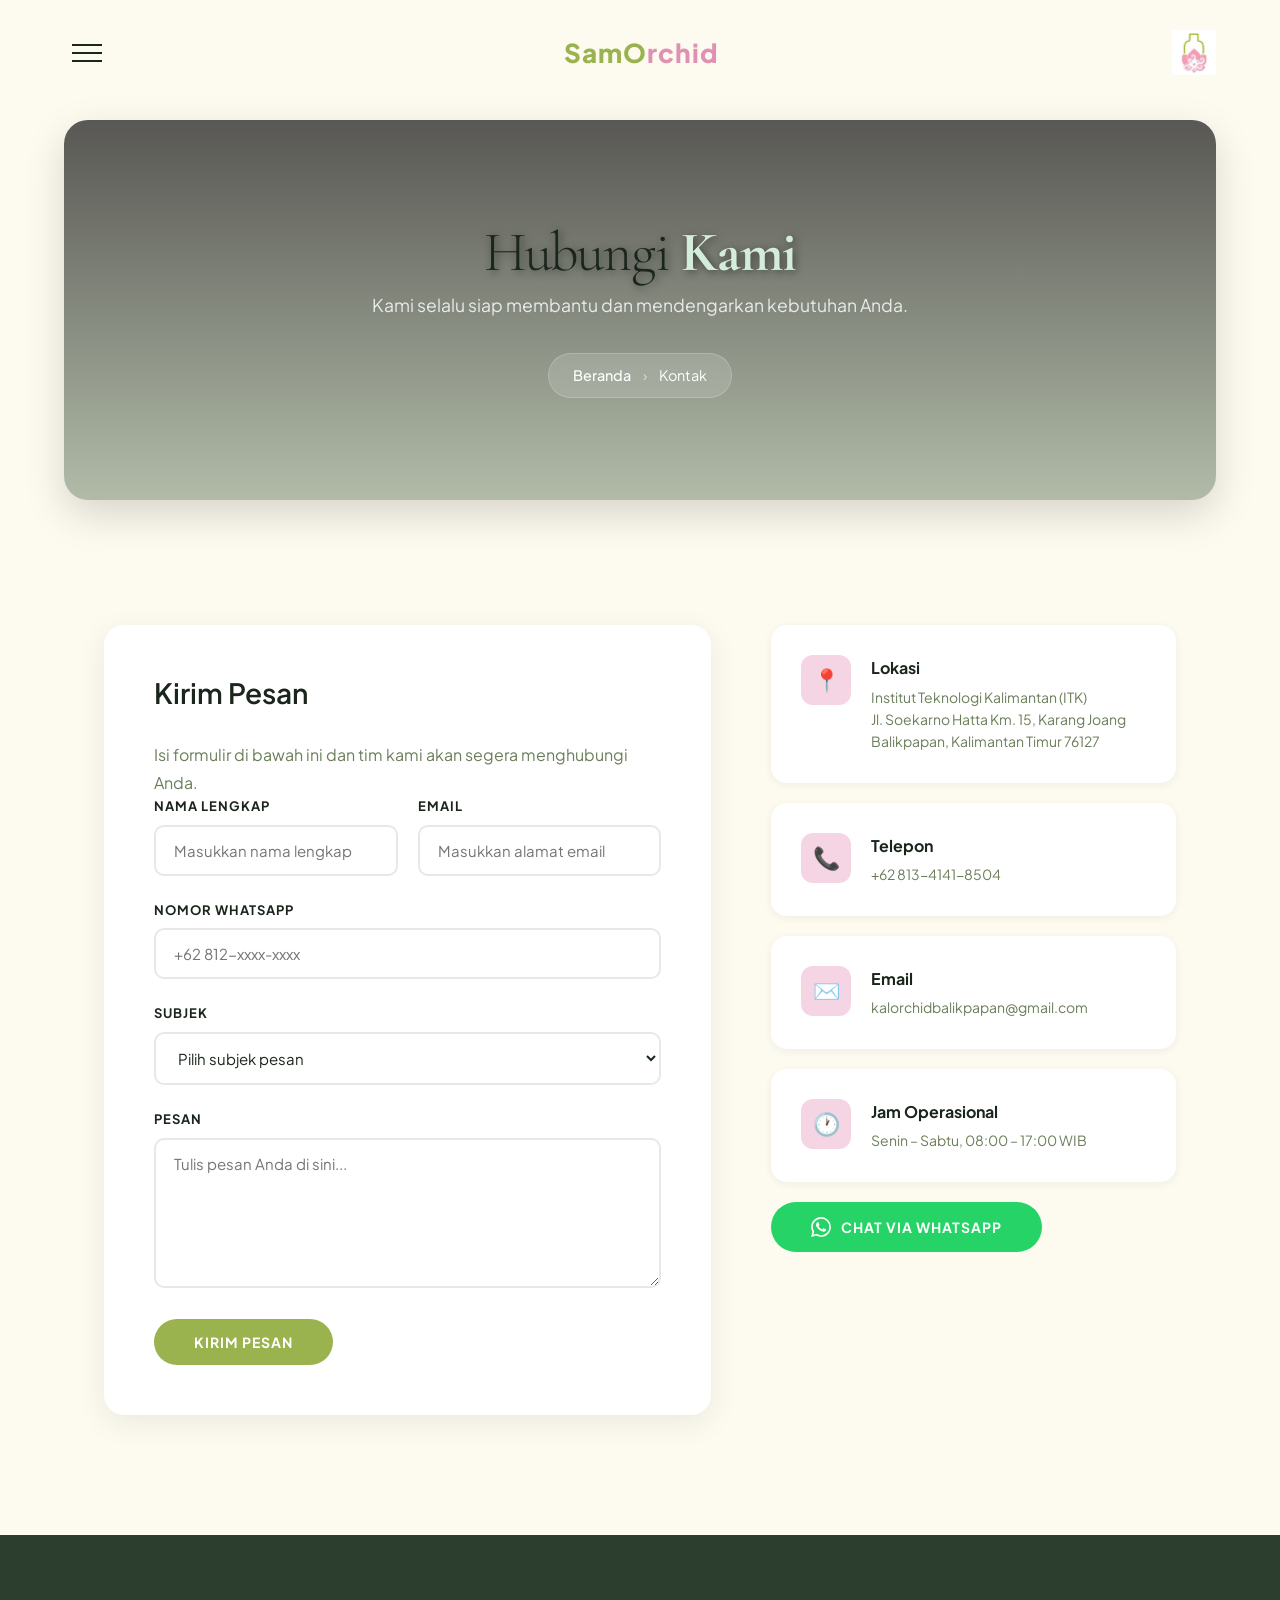
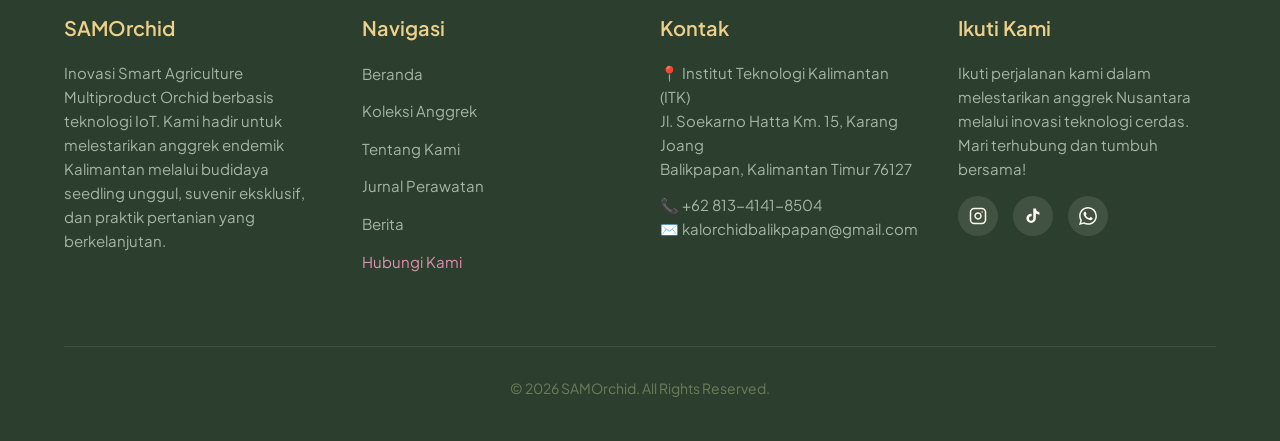
<file: contact.html>
<!DOCTYPE html>
<html lang="id">

<head>
    <meta charset="UTF-8">
    <meta name="viewport" content="width=device-width, initial-scale=1.0">
    <meta http-equiv="X-UA-Compatible" content="ie=edge">

    
    <meta name="description" content="SAMOrchid — Koleksi anggrek premium pilihan dengan kualitas terbaik. Temukan keindahan anggrek eksklusif untuk melengkapi ruang Anda.">
    <meta name="keywords" content="anggrek, orchid, tanaman hias, bunga anggrek, SAMOrchid, premium orchid">
    <meta name="author" content="SAMOrchid">
    <meta name="robots" content="index, follow">

    
    <meta property="og:title" content="Hubungi Kami - SAMOrchid">
    <meta property="og:description" content="SAMOrchid — Koleksi anggrek premium pilihan dengan kualitas terbaik.">
    <meta property="og:type" content="website">
    <meta property="og:locale" content="id_ID">

    <title>Hubungi Kami - SAMOrchid</title>

    
    <link rel="icon" type="image/png" href="assets/images/favicon.png">

    
    <link rel="preconnect" href="https://fonts.googleapis.com">
    <link rel="preconnect" href="https://fonts.gstatic.com" crossorigin>
    <link href="https://fonts.googleapis.com/css2?family=Cormorant+Garamond:ital,wght@0,300;0,400;0,600;1,300;1,400&family=Plus+Jakarta+Sans:wght@300;400;600;800&display=swap" rel="stylesheet">

    
    <link rel="stylesheet" href="assets/css/samorchid.css">

    
    </head>
<body>

    
    <div class="menu-overlay" id="menuOverlay"></div>


<header id="mainHeader">
    
    <button class="menu-btn" id="menuToggle" aria-label="Toggle navigation menu">
        <span></span>
        <span></span>
        <span></span>
    </button>

    
    <a href="contact.html"" class="logo-text" aria-label="SAMOrchid Home" style="text-decoration: none; font-size: 26px; font-weight: 800; letter-spacing: 1px;">
        <span style="color: var(--green-natural);">SamO</span><span style="color: var(--pink-flower);">rchid</span>
    </a>

    
    <div class="header-logo-right" style="display: flex; align-items: center;">
        <img src="assets/images/logo-samorchid.png" alt="SAMOrchid Logo" style="height: 45px; width: auto; object-fit: contain;">
    </div>
</header>


<nav class="side-menu" id="sideNav" aria-label="Main navigation">
    
    <ul style="margin-top: 100px;">
        <li><a href="index.html">Beranda</a></li>
        <li><a href="catalog.html">Koleksi Anggrek</a></li>
        <li><a href="about.html">Tentang Kami</a></li>
        <li><a href="journal.html">Jurnal Perawatan</a></li>
        <li><a href="news.html">Berita</a></li>
        <li><a href="contact.html">Hubungi Kami</a></li>
    </ul>

    
</nav>
    
    <main>
        
<style>
    /* CSS tambahan ini bisa kamu pindahkan ke file .css utama kamu nanti */
    .page-hero-modern {
        position: relative;
        background-size: cover;
        background-position: center;
        border-radius: 24px;
        margin: 120px auto 5px auto;
        max-width: 90%; /* Memberikan ruang di sisi kiri & kanan */
        min-height: 380px; /* Tinggi proporsional */
        display: flex;
        align-items: center;
        justify-content: center;
        text-align: center;
        overflow: hidden;
        box-shadow: 0 15px 40px rgba(0, 0, 0, 0.15);
    }

    .hero-overlay-modern {
        position: absolute;
        top: 0; left: 0; right: 0; bottom: 0;
        /* Gradient gelap ke terang untuk kontras teks yang sempurna */
        background: linear-gradient(to bottom, rgba(0,0,0,0.65), rgba(0,40,0,0.3));
        z-index: 1;
    }

    .hero-content-modern {
        position: relative;
        z-index: 2;
        color: #ffffff;
        padding: 2rem;
    }

    .hero-content-modern h1 {
        font-size: 3.5rem;
        margin-bottom: 0.5rem;
        font-weight: 300;
        text-shadow: 2px 2px 8px rgba(0,0,0,0.5);
    }

    .hero-content-modern h1 strong {
        font-weight: 700;
        color: #d4edda; /* Sentuhan warna hijau pastel yang lembut */
    }

    .hero-content-modern .hero-subtitle {
        font-size: 1.1rem;
        margin-bottom: 2rem;
        color: #eaeaea;
        font-weight: 400;
    }

    /* Efek Glassmorphism untuk Breadcrumb */
    .breadcrumb-modern {
        display: inline-flex;
        background: rgba(255, 255, 255, 0.15);
        backdrop-filter: blur(10px);
        -webkit-backdrop-filter: blur(10px);
        padding: 10px 24px;
        border-radius: 50px;
        font-size: 0.9rem;
        border: 1px solid rgba(255, 255, 255, 0.2);
    }

    .breadcrumb-modern a {
        color: #ffffff;
        text-decoration: none;
        font-weight: 500;
        transition: opacity 0.3s ease;
    }

    .breadcrumb-modern a:hover {
        opacity: 0.7;
    }

    .breadcrumb-separator {
        margin: 0 12px;
        color: rgba(255, 255, 255, 0.6);
    }
</style>

   
<section class="page-hero-modern" style="background-image: url('https://images.unsplash.com/photo-1525310072745-f49212b5ac6d?w=1600');">
    
    
    <div class="hero-overlay-modern"></div>
    
    
    <div class="hero-content-modern">
        <h1>Hubungi <strong>Kami</strong></h1>
        
        
        <p class="hero-subtitle">Kami selalu siap membantu dan mendengarkan kebutuhan Anda.</p>
        
        
        <nav class="breadcrumb-modern" aria-label="Breadcrumb">
            <a href="contact.html"">Beranda</a>
            <span class="breadcrumb-separator">&rsaquo;</span>
            <span class="breadcrumb-current">Kontak</span>
        </nav>
    </div>
</section>

    
    
    
    <section class="section-padding">
        <div class="container">
            <div class="contact-wrapper">

                
                <div class="contact-form scroll-reveal">
                    <h3>Kirim Pesan</h3>
                    <p>Isi formulir di bawah ini dan tim kami akan segera menghubungi Anda.</p>

                    <form>
                        <div class="form-row">
                            <div class="form-group">
                                <label for="contact-name">Nama Lengkap</label>
                                <input type="text" id="contact-name" name="name" placeholder="Masukkan nama lengkap" required>
                            </div>
                            <div class="form-group">
                                <label for="contact-email">Email</label>
                                <input type="email" id="contact-email" name="email" placeholder="Masukkan alamat email" required>
                            </div>
                        </div>

                        <div class="form-group">
                            <label for="contact-phone">Nomor WhatsApp</label>
                            <input type="tel" id="contact-phone" name="phone" placeholder="+62 812-xxxx-xxxx">
                        </div>

                        <div class="form-group">
                            <label for="contact-subject">Subjek</label>
                            <select id="contact-subject" name="subject" required>
                                <option value="" disabled selected>Pilih subjek pesan</option>
                                <option value="konsultasi">Konsultasi Anggrek</option>
                                <option value="pemesanan">Pemesanan Produk</option>
                                <option value="kerjasama">Kerjasama Bisnis</option>
                                <option value="lainnya">Lainnya</option>
                            </select>
                        </div>

                        <div class="form-group">
                            <label for="contact-message">Pesan</label>
                            <textarea id="contact-message" name="message" rows="5" placeholder="Tulis pesan Anda di sini..." required></textarea>
                        </div>

                        <button type="submit" class="btn-primary">Kirim Pesan</button>
                    </form>
                </div>

                
                <div class="contact-info scroll-reveal" style="--reveal-delay: 0.15s;">

                    <div class="info-card">
                        <span class="info-icon" aria-hidden="true">📍</span>
                        <div class="info-content">
                            <h4>Lokasi</h4>
                            <p> Institut Teknologi Kalimantan (ITK)<br>Jl. Soekarno Hatta Km. 15, Karang Joang<br>Balikpapan, Kalimantan Timur 76127</p>
                        </div>
                    </div>

                    <div class="info-card">
                        <span class="info-icon" aria-hidden="true">📞</span>
                        <div class="info-content">
                            <h4>Telepon</h4>
                            <p><a href="tel:+6281234567890">+62 813-4141-8504</a></p>
                        </div>
                    </div>

                    <div class="info-card">
                        <span class="info-icon" aria-hidden="true">✉️</span>
                        <div class="info-content">
                            <h4>Email</h4>
                            <p><a href="mailto:hello@samorchid.com">kalorchidbalikpapan@gmail.com</a></p>
                        </div>
                    </div>

                    <div class="info-card">
                        <span class="info-icon" aria-hidden="true">🕐</span>
                        <div class="info-content">
                            <h4>Jam Operasional</h4>
                            <p>Senin – Sabtu, 08:00 – 17:00 WIB</p>
                        </div>
                    </div>

                    <a href="https://wa.me/6281341418504" target="_blank" rel="noopener noreferrer" class="btn-whatsapp">
                        Chat via WhatsApp
                    </a>
                </div>

            </div>
        </div>
    </section>

    </main>

    
    <footer>
    <div class="footer-container">

        
        <div class="footer-col">
            <h3>SAMOrchid</h3>
            <p>
                Inovasi Smart Agriculture Multiproduct Orchid berbasis teknologi IoT. Kami hadir untuk melestarikan anggrek endemik Kalimantan melalui budidaya seedling unggul, suvenir eksklusif, dan praktik pertanian yang berkelanjutan.
            </p>
        </div>

        
         <div class="footer-col">
            <h3>Navigasi</h3>
            <ul>
                <li><a href="index.html">Beranda</a></li>
                <li><a href="catalog.html">Koleksi Anggrek</a></li>
                <li><a href="about.html">Tentang Kami</a></li>
                <li><a href="journal.html">Jurnal Perawatan</a></li>
                <li><a href="news.html">Berita</a></li>
                <li><a href="contact.html">Hubungi Kami</a></li>
            </ul>
        </div>

        
        <div class="footer-col">
            <h3>Kontak</h3>
            <p>
                📍 Institut Teknologi Kalimantan (ITK)<br>
                Jl. Soekarno Hatta Km. 15, Karang Joang<br>
                Balikpapan, Kalimantan Timur 76127
            </p>
            <p style="margin-top: 12px;">
                📞 +62 813-4141-8504<br>
                ✉️ kalorchidbalikpapan@gmail.com
            </p>
        </div>

        
       <div class="footer-col">
    <h3>Ikuti Kami</h3>
    <p>Ikuti perjalanan kami dalam melestarikan anggrek Nusantara melalui inovasi teknologi cerdas. Mari terhubung dan tumbuh bersama!</p>
    <div class="social-links">
        <!-- Tautan Instagram SAMOrchid -->
        <a href="https://www.instagram.com/samorchid_official?igsh=MW9wNzVmNXBsNmt6ZQ%3D%3D&utm_source=qr" target="_blank" rel="noopener noreferrer" aria-label="Instagram">
            <svg xmlns="http://www.w3.org/2000/svg" width="18" height="18" viewBox="0 0 24 24" fill="none" stroke="currentColor" stroke-width="2" stroke-linecap="round" stroke-linejoin="round">
                <rect x="2" y="2" width="20" height="20" rx="5" ry="5"></rect>
                <path d="M16 11.37A4 4 0 1 1 12.63 8 4 4 0 0 1 16 11.37z"></path>
                <line x1="17.5" y1="6.5" x2="17.51" y2="6.5"></line>
            </svg>
        </a>
        
        <!-- Tautan TikTok SAMOrchid -->
        <a href="https://www.tiktok.com/@samorchid.bibit.anggrek?_r=1&_t=ZS-982fWPN8C19" target="_blank" rel="noopener noreferrer" aria-label="TikTok">
            <svg xmlns="http://www.w3.org/2000/svg" width="18" height="18" viewBox="0 0 24 24" fill="currentColor">
                <path d="M19.59 6.69a4.83 4.83 0 0 1-3.77-4.25V2h-3.45v13.67a2.89 2.89 0 0 1-2.88 2.5 2.89 2.89 0 0 1-2.89-2.89 2.89 2.89 0 0 1 2.89-2.89c.28 0 .54.04.79.1v-3.5a6.37 6.37 0 0 0-.79-.05A6.34 6.34 0 0 0 3.15 15a6.34 6.34 0 0 0 6.34 6.34 6.34 6.34 0 0 0 6.34-6.34V8.75a8.18 8.18 0 0 0 4.76 1.52v-3.4a4.85 4.85 0 0 1-1-.18z"/>
            </svg>
        </a>
        
        <!-- Tautan WhatsApp SAMOrchid (Format 62 untuk kode negara) -->
        <a href="https://wa.me/6281341418504" target="_blank" rel="noopener noreferrer" aria-label="WhatsApp">
            <svg xmlns="http://www.w3.org/2000/svg" width="18" height="18" viewBox="0 0 24 24" fill="currentColor">
                <path d="M17.472 14.382c-.297-.149-1.758-.867-2.03-.967-.273-.099-.471-.148-.67.15-.197.297-.767.966-.94 1.164-.173.199-.347.223-.644.075-.297-.15-1.255-.463-2.39-1.475-.883-.788-1.48-1.761-1.653-2.059-.173-.297-.018-.458.13-.606.134-.133.298-.347.446-.52.149-.174.198-.298.298-.497.099-.198.05-.371-.025-.52-.075-.149-.669-1.612-.916-2.207-.242-.579-.487-.5-.669-.51-.173-.008-.371-.01-.57-.01-.198 0-.52.074-.792.372-.272.297-1.04 1.016-1.04 2.479 0 1.462 1.065 2.875 1.213 3.074.149.198 2.096 3.2 5.077 4.487.709.306 1.262.489 1.694.625.712.227 1.36.195 1.871.118.571-.085 1.758-.719 2.006-1.413.248-.694.248-1.289.173-1.413-.074-.124-.272-.198-.57-.347m-5.421 7.403h-.004a9.87 9.87 0 01-5.031-1.378l-.361-.214-3.741.982.998-3.648-.235-.374a9.86 9.86 0 01-1.51-5.26c.001-5.45 4.436-9.884 9.888-9.884 2.64 0 5.122 1.03 6.988 2.898a9.825 9.825 0 012.893 6.994c-.003 5.45-4.437 9.884-9.885 9.884m8.413-18.297A11.815 11.815 0 0012.05 0C5.495 0 .16 5.335.157 11.892c0 2.096.547 4.142 1.588 5.945L.057 24l6.305-1.654a11.882 11.882 0 005.683 1.448h.005c6.554 0 11.89-5.335 11.893-11.893a11.821 11.821 0 00-3.48-8.413z"/>
            </svg>
        </a>
    </div>
</div>

    </div>

    
    <div class="footer-bottom">
        <p>&copy; 2026 SAMOrchid. All Rights Reserved.</p>
    </div>
</footer>

    
    <script src="assets/js/samorchid.js"></script>

    
    
</body>
</html>
</file>
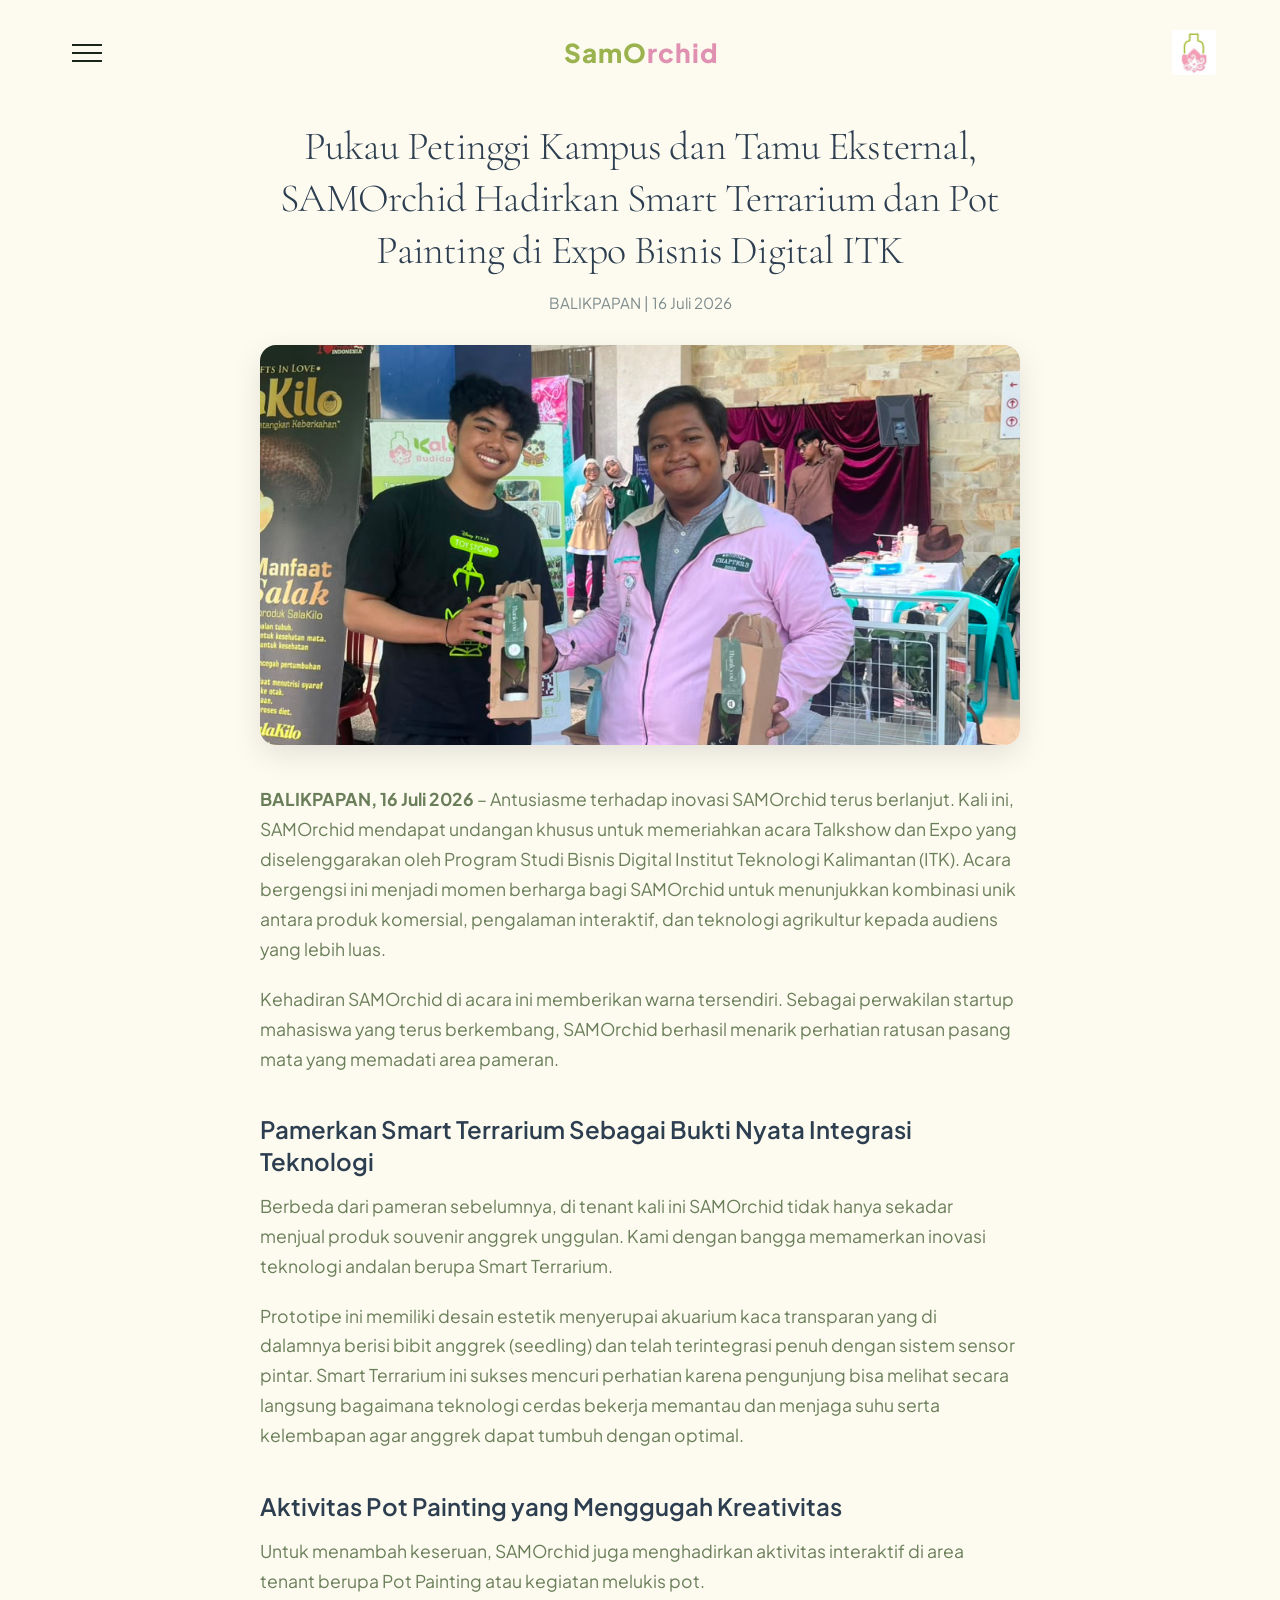
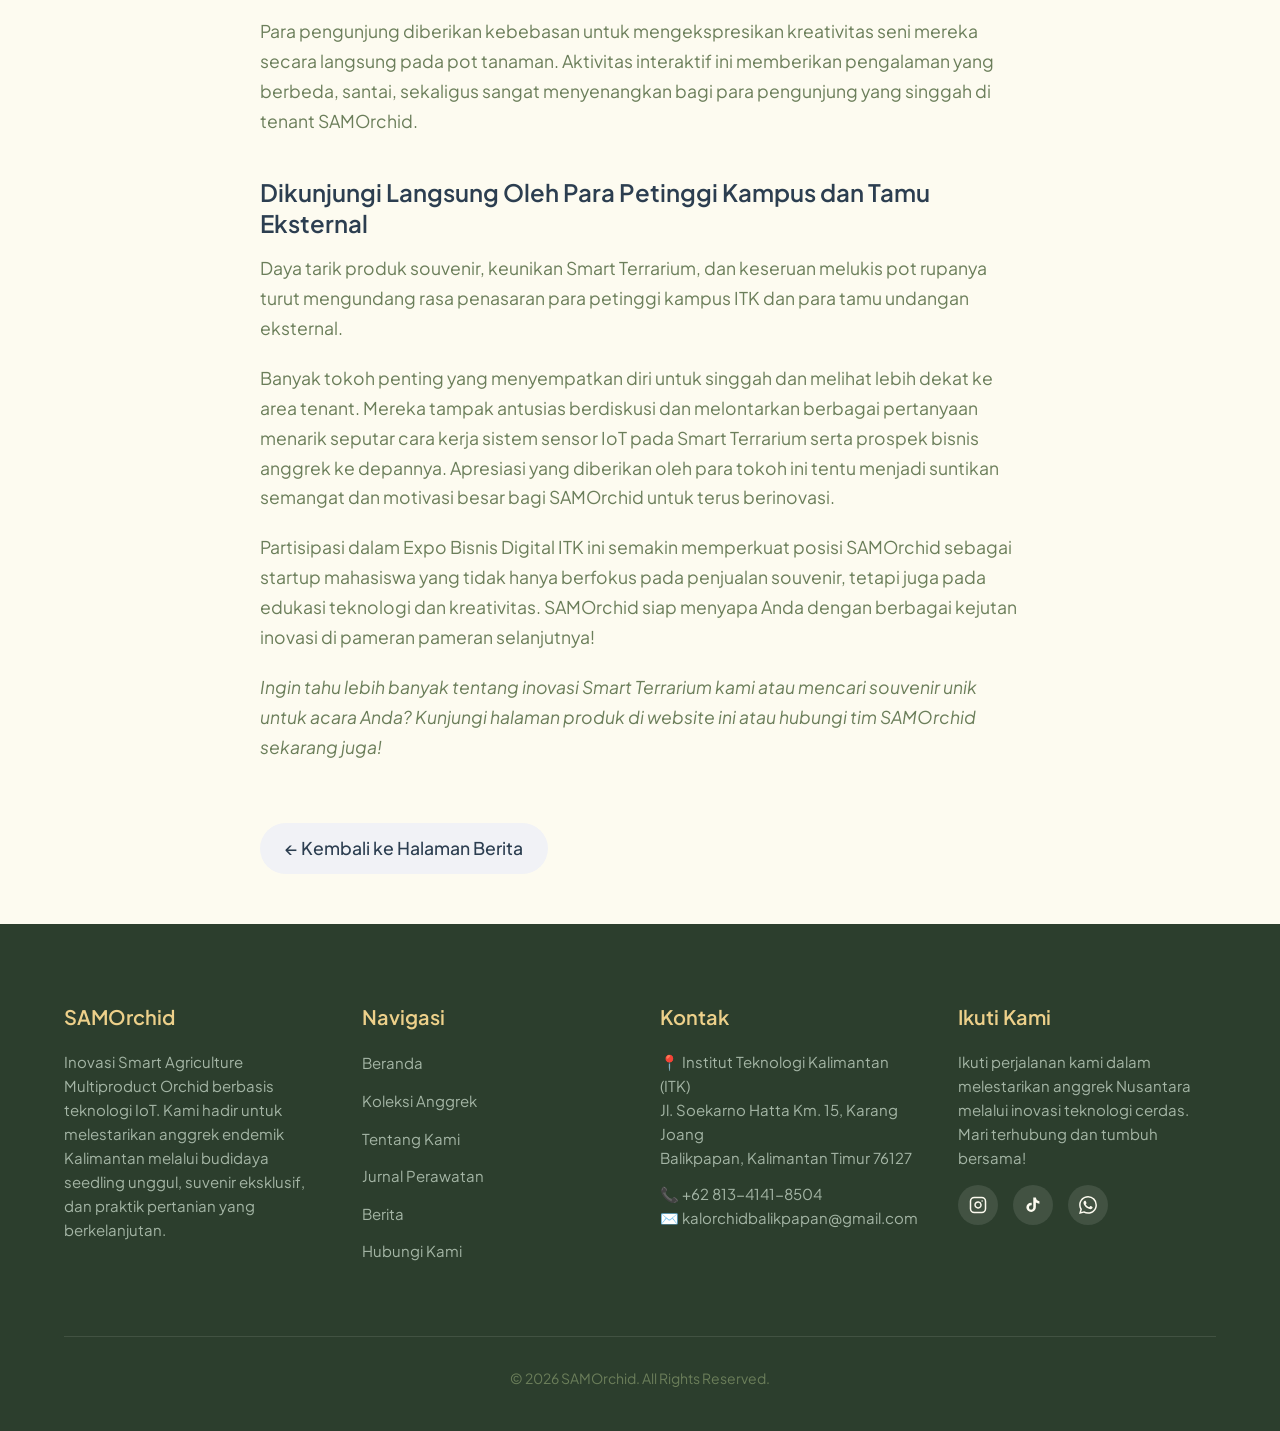
<file: news-detail-expo-bisdig.html>
<!DOCTYPE html>
<html lang="id">

<head>
    <meta charset="UTF-8">
    <meta name="viewport" content="width=device-width, initial-scale=1.0">
    <meta http-equiv="X-UA-Compatible" content="ie=edge">

    
    <meta name="description" content="SAMOrchid — Koleksi anggrek premium pilihan dengan kualitas terbaik. Temukan keindahan anggrek eksklusif untuk melengkapi ruang Anda.">
    <meta name="keywords" content="anggrek, orchid, tanaman hias, bunga anggrek, SAMOrchid, premium orchid">
    <meta name="author" content="SAMOrchid">
    <meta name="robots" content="index, follow">

    
    <meta property="og:title" content="SAMOrchid di Expo Bisnis Digital ITK - Detail Berita">
    <meta property="og:description" content="SAMOrchid — Koleksi anggrek premium pilihan dengan kualitas terbaik.">
    <meta property="og:type" content="website">
    <meta property="og:locale" content="id_ID">

    <title>SAMOrchid di Expo Bisnis Digital ITK - Detail Berita</title>

    
    <link rel="icon" type="image/png" href="assets/images/favicon.png">

    
    <link rel="preconnect" href="https://fonts.googleapis.com">
    <link rel="preconnect" href="https://fonts.gstatic.com" crossorigin>
    <link href="https://fonts.googleapis.com/css2?family=Cormorant+Garamond:ital,wght@0,300;0,400;0,600;1,300;1,400&family=Plus+Jakarta+Sans:wght@300;400;600;800&display=swap" rel="stylesheet">

    
    <link rel="stylesheet" href="assets/css/samorchid.css">

    
    </head>
<body>

    
    <div class="menu-overlay" id="menuOverlay"></div>


<header id="mainHeader">
    
    <button class="menu-btn" id="menuToggle" aria-label="Toggle navigation menu">
        <span></span>
        <span></span>
        <span></span>
    </button>

    
    <a href="index.html"" class="logo-text" aria-label="SAMOrchid Home" style="text-decoration: none; font-size: 26px; font-weight: 800; letter-spacing: 1px;">
        <span style="color: var(--green-natural);">SamO</span><span style="color: var(--pink-flower);">rchid</span>
    </a>

    
    <div class="header-logo-right" style="display: flex; align-items: center;">
        <img src="assets/images/logo-samorchid.png" alt="SAMOrchid Logo" style="height: 45px; width: auto; object-fit: contain;">
    </div>
</header>


<nav class="side-menu" id="sideNav" aria-label="Main navigation">
    
    <ul style="margin-top: 100px;">
        <li><a href="index.html">Beranda</a></li>
        <li><a href="catalog.html">Koleksi Anggrek</a></li>
        <li><a href="about.html">Tentang Kami</a></li>
        <li><a href="journal.html">Jurnal Perawatan</a></li>
        <li><a href="news.html">Berita</a></li>
        <li><a href="contact.html">Hubungi Kami</a></li>
    </ul>

    
</nav>
    
    <main>
        
<style>
    .article-container {
        max-width: 800px;
        margin: 120px auto 50px auto;
        padding: 0 20px;
    }
    
    .article-header {
        text-align: center;
        margin-bottom: 30px;
    }

    .article-header h1 {
        font-size: 2.5rem;
        line-height: 1.3;
        color: #2c3e50;
        margin-bottom: 15px;
    }

    .article-meta {
        color: #7f8c8d;
        font-size: 0.95rem;
        margin-bottom: 30px;
    }

    .article-featured-image {
        width: 100%;
        max-height: 400px;
        object-fit: cover;
        border-radius: 16px;
        margin-bottom: 40px;
        box-shadow: 0 10px 30px rgba(0,0,0,0.1);
    }

    .article-content {
        font-size: 1.1rem;
        line-height: 1.8;
        color: #444;
    }

    .article-content h3 {
        font-size: 1.5rem;
        color: #2c3e50;
        margin-top: 40px;
        margin-bottom: 15px;
    }

    .article-content p {
        margin-bottom: 20px;
    }

    .back-btn {
        display: inline-block;
        margin-top: 40px;
        padding: 10px 25px;
        background-color: #f1f2f6;
        color: #2c3e50;
        text-decoration: none;
        border-radius: 50px;
        font-weight: 500;
        transition: 0.3s;
    }

    .back-btn:hover {
        background-color: #dfe4ea;
    }
</style>

<div class="article-container">
    <div class="article-header">
        <h1>Pukau Petinggi Kampus dan Tamu Eksternal, SAMOrchid Hadirkan Smart Terrarium dan Pot Painting di Expo Bisnis Digital ITK</h1>
        <div class="article-meta">
            <span>BALIKPAPAN</span> | <span>16 Juli 2026</span>
        </div>
    </div>

    
    <img src="assets/images/berita-econic.jpeg" alt="SAMOrchid Expo Bisnis Digital ITK" class="article-featured-image">

    <div class="article-content">
        <p><strong>BALIKPAPAN, 16 Juli 2026</strong> – Antusiasme terhadap inovasi SAMOrchid terus berlanjut. Kali ini, SAMOrchid mendapat undangan khusus untuk memeriahkan acara Talkshow dan Expo yang diselenggarakan oleh Program Studi Bisnis Digital Institut Teknologi Kalimantan (ITK). Acara bergengsi ini menjadi momen berharga bagi SAMOrchid untuk menunjukkan kombinasi unik antara produk komersial, pengalaman interaktif, dan teknologi agrikultur kepada audiens yang lebih luas.</p>
        
        <p>Kehadiran SAMOrchid di acara ini memberikan warna tersendiri. Sebagai perwakilan startup mahasiswa yang terus berkembang, SAMOrchid berhasil menarik perhatian ratusan pasang mata yang memadati area pameran.</p>

        <h3>Pamerkan Smart Terrarium Sebagai Bukti Nyata Integrasi Teknologi</h3>
        <p>Berbeda dari pameran sebelumnya, di tenant kali ini SAMOrchid tidak hanya sekadar menjual produk souvenir anggrek unggulan. Kami dengan bangga memamerkan inovasi teknologi andalan berupa Smart Terrarium.</p>
        <p>Prototipe ini memiliki desain estetik menyerupai akuarium kaca transparan yang di dalamnya berisi bibit anggrek (seedling) dan telah terintegrasi penuh dengan sistem sensor pintar. Smart Terrarium ini sukses mencuri perhatian karena pengunjung bisa melihat secara langsung bagaimana teknologi cerdas bekerja memantau dan menjaga suhu serta kelembapan agar anggrek dapat tumbuh dengan optimal.</p>

        <h3>Aktivitas Pot Painting yang Menggugah Kreativitas</h3>
        <p>Untuk menambah keseruan, SAMOrchid juga menghadirkan aktivitas interaktif di area tenant berupa Pot Painting atau kegiatan melukis pot.</p>
        <p>Para pengunjung diberikan kebebasan untuk mengekspresikan kreativitas seni mereka secara langsung pada pot tanaman. Aktivitas interaktif ini memberikan pengalaman yang berbeda, santai, sekaligus sangat menyenangkan bagi para pengunjung yang singgah di tenant SAMOrchid.</p>

        <h3>Dikunjungi Langsung Oleh Para Petinggi Kampus dan Tamu Eksternal</h3>
        <p>Daya tarik produk souvenir, keunikan Smart Terrarium, dan keseruan melukis pot rupanya turut mengundang rasa penasaran para petinggi kampus ITK dan para tamu undangan eksternal.</p>
        <p>Banyak tokoh penting yang menyempatkan diri untuk singgah dan melihat lebih dekat ke area tenant. Mereka tampak antusias berdiskusi dan melontarkan berbagai pertanyaan menarik seputar cara kerja sistem sensor IoT pada Smart Terrarium serta prospek bisnis anggrek ke depannya. Apresiasi yang diberikan oleh para tokoh ini tentu menjadi suntikan semangat dan motivasi besar bagi SAMOrchid untuk terus berinovasi.</p>
        <p>Partisipasi dalam Expo Bisnis Digital ITK ini semakin memperkuat posisi SAMOrchid sebagai startup mahasiswa yang tidak hanya berfokus pada penjualan souvenir, tetapi juga pada edukasi teknologi dan kreativitas. SAMOrchid siap menyapa Anda dengan berbagai kejutan inovasi di pameran pameran selanjutnya!</p>
        <p><em>Ingin tahu lebih banyak tentang inovasi Smart Terrarium kami atau mencari souvenir unik untuk acara Anda? Kunjungi halaman produk di website ini atau hubungi tim SAMOrchid sekarang juga!</em></p>

        <a href="news.html" class="back-btn">← Kembali ke Halaman Berita</a>
    </div>
</div>

    </main>

    
    <footer>
    <div class="footer-container">

        
        <div class="footer-col">
            <h3>SAMOrchid</h3>
            <p>
                Inovasi Smart Agriculture Multiproduct Orchid berbasis teknologi IoT. Kami hadir untuk melestarikan anggrek endemik Kalimantan melalui budidaya seedling unggul, suvenir eksklusif, dan praktik pertanian yang berkelanjutan.
            </p>
        </div>

        
        <div class="footer-col">
            <h3>Navigasi</h3>
            <ul>
                <li><a href="index.html">Beranda</a></li>
                <li><a href="catalog.html">Koleksi Anggrek</a></li>
                <li><a href="about.html">Tentang Kami</a></li>
                <li><a href="journal.html">Jurnal Perawatan</a></li>
                <li><a href="news.html">Berita</a></li>
                <li><a href="contact.html">Hubungi Kami</a></li>
            </ul>
        </div>

        
        <div class="footer-col">
            <h3>Kontak</h3>
            <p>
                📍 Institut Teknologi Kalimantan (ITK)<br>
                Jl. Soekarno Hatta Km. 15, Karang Joang<br>
                Balikpapan, Kalimantan Timur 76127
            </p>
            <p style="margin-top: 12px;">
                📞 +62 813-4141-8504<br>
                ✉️ kalorchidbalikpapan@gmail.com
            </p>
        </div>

        
       <div class="footer-col">
    <h3>Ikuti Kami</h3>
    <p>Ikuti perjalanan kami dalam melestarikan anggrek Nusantara melalui inovasi teknologi cerdas. Mari terhubung dan tumbuh bersama!</p>
    <div class="social-links">
        <!-- Tautan Instagram SAMOrchid -->
        <a href="https://www.instagram.com/samorchid_official?igsh=MW9wNzVmNXBsNmt6ZQ%3D%3D&utm_source=qr" target="_blank" rel="noopener noreferrer" aria-label="Instagram">
            <svg xmlns="http://www.w3.org/2000/svg" width="18" height="18" viewBox="0 0 24 24" fill="none" stroke="currentColor" stroke-width="2" stroke-linecap="round" stroke-linejoin="round">
                <rect x="2" y="2" width="20" height="20" rx="5" ry="5"></rect>
                <path d="M16 11.37A4 4 0 1 1 12.63 8 4 4 0 0 1 16 11.37z"></path>
                <line x1="17.5" y1="6.5" x2="17.51" y2="6.5"></line>
            </svg>
        </a>
        
        <!-- Tautan TikTok SAMOrchid -->
        <a href="https://www.tiktok.com/@samorchid.bibit.anggrek?_r=1&_t=ZS-982fWPN8C19" target="_blank" rel="noopener noreferrer" aria-label="TikTok">
            <svg xmlns="http://www.w3.org/2000/svg" width="18" height="18" viewBox="0 0 24 24" fill="currentColor">
                <path d="M19.59 6.69a4.83 4.83 0 0 1-3.77-4.25V2h-3.45v13.67a2.89 2.89 0 0 1-2.88 2.5 2.89 2.89 0 0 1-2.89-2.89 2.89 2.89 0 0 1 2.89-2.89c.28 0 .54.04.79.1v-3.5a6.37 6.37 0 0 0-.79-.05A6.34 6.34 0 0 0 3.15 15a6.34 6.34 0 0 0 6.34 6.34 6.34 6.34 0 0 0 6.34-6.34V8.75a8.18 8.18 0 0 0 4.76 1.52v-3.4a4.85 4.85 0 0 1-1-.18z"/>
            </svg>
        </a>
        
        <!-- Tautan WhatsApp SAMOrchid (Format 62 untuk kode negara) -->
        <a href="https://wa.me/6281341418504" target="_blank" rel="noopener noreferrer" aria-label="WhatsApp">
            <svg xmlns="http://www.w3.org/2000/svg" width="18" height="18" viewBox="0 0 24 24" fill="currentColor">
                <path d="M17.472 14.382c-.297-.149-1.758-.867-2.03-.967-.273-.099-.471-.148-.67.15-.197.297-.767.966-.94 1.164-.173.199-.347.223-.644.075-.297-.15-1.255-.463-2.39-1.475-.883-.788-1.48-1.761-1.653-2.059-.173-.297-.018-.458.13-.606.134-.133.298-.347.446-.52.149-.174.198-.298.298-.497.099-.198.05-.371-.025-.52-.075-.149-.669-1.612-.916-2.207-.242-.579-.487-.5-.669-.51-.173-.008-.371-.01-.57-.01-.198 0-.52.074-.792.372-.272.297-1.04 1.016-1.04 2.479 0 1.462 1.065 2.875 1.213 3.074.149.198 2.096 3.2 5.077 4.487.709.306 1.262.489 1.694.625.712.227 1.36.195 1.871.118.571-.085 1.758-.719 2.006-1.413.248-.694.248-1.289.173-1.413-.074-.124-.272-.198-.57-.347m-5.421 7.403h-.004a9.87 9.87 0 01-5.031-1.378l-.361-.214-3.741.982.998-3.648-.235-.374a9.86 9.86 0 01-1.51-5.26c.001-5.45 4.436-9.884 9.888-9.884 2.64 0 5.122 1.03 6.988 2.898a9.825 9.825 0 012.893 6.994c-.003 5.45-4.437 9.884-9.885 9.884m8.413-18.297A11.815 11.815 0 0012.05 0C5.495 0 .16 5.335.157 11.892c0 2.096.547 4.142 1.588 5.945L.057 24l6.305-1.654a11.882 11.882 0 005.683 1.448h.005c6.554 0 11.89-5.335 11.893-11.893a11.821 11.821 0 00-3.48-8.413z"/>
            </svg>
        </a>
    </div>
</div>

    </div>

    
    <div class="footer-bottom">
        <p>&copy; 2026 SAMOrchid. All Rights Reserved.</p>
    </div>
</footer>

    
    <script src="assets/js/samorchid.js"></script>

    
    
</body>
</html>
</file>
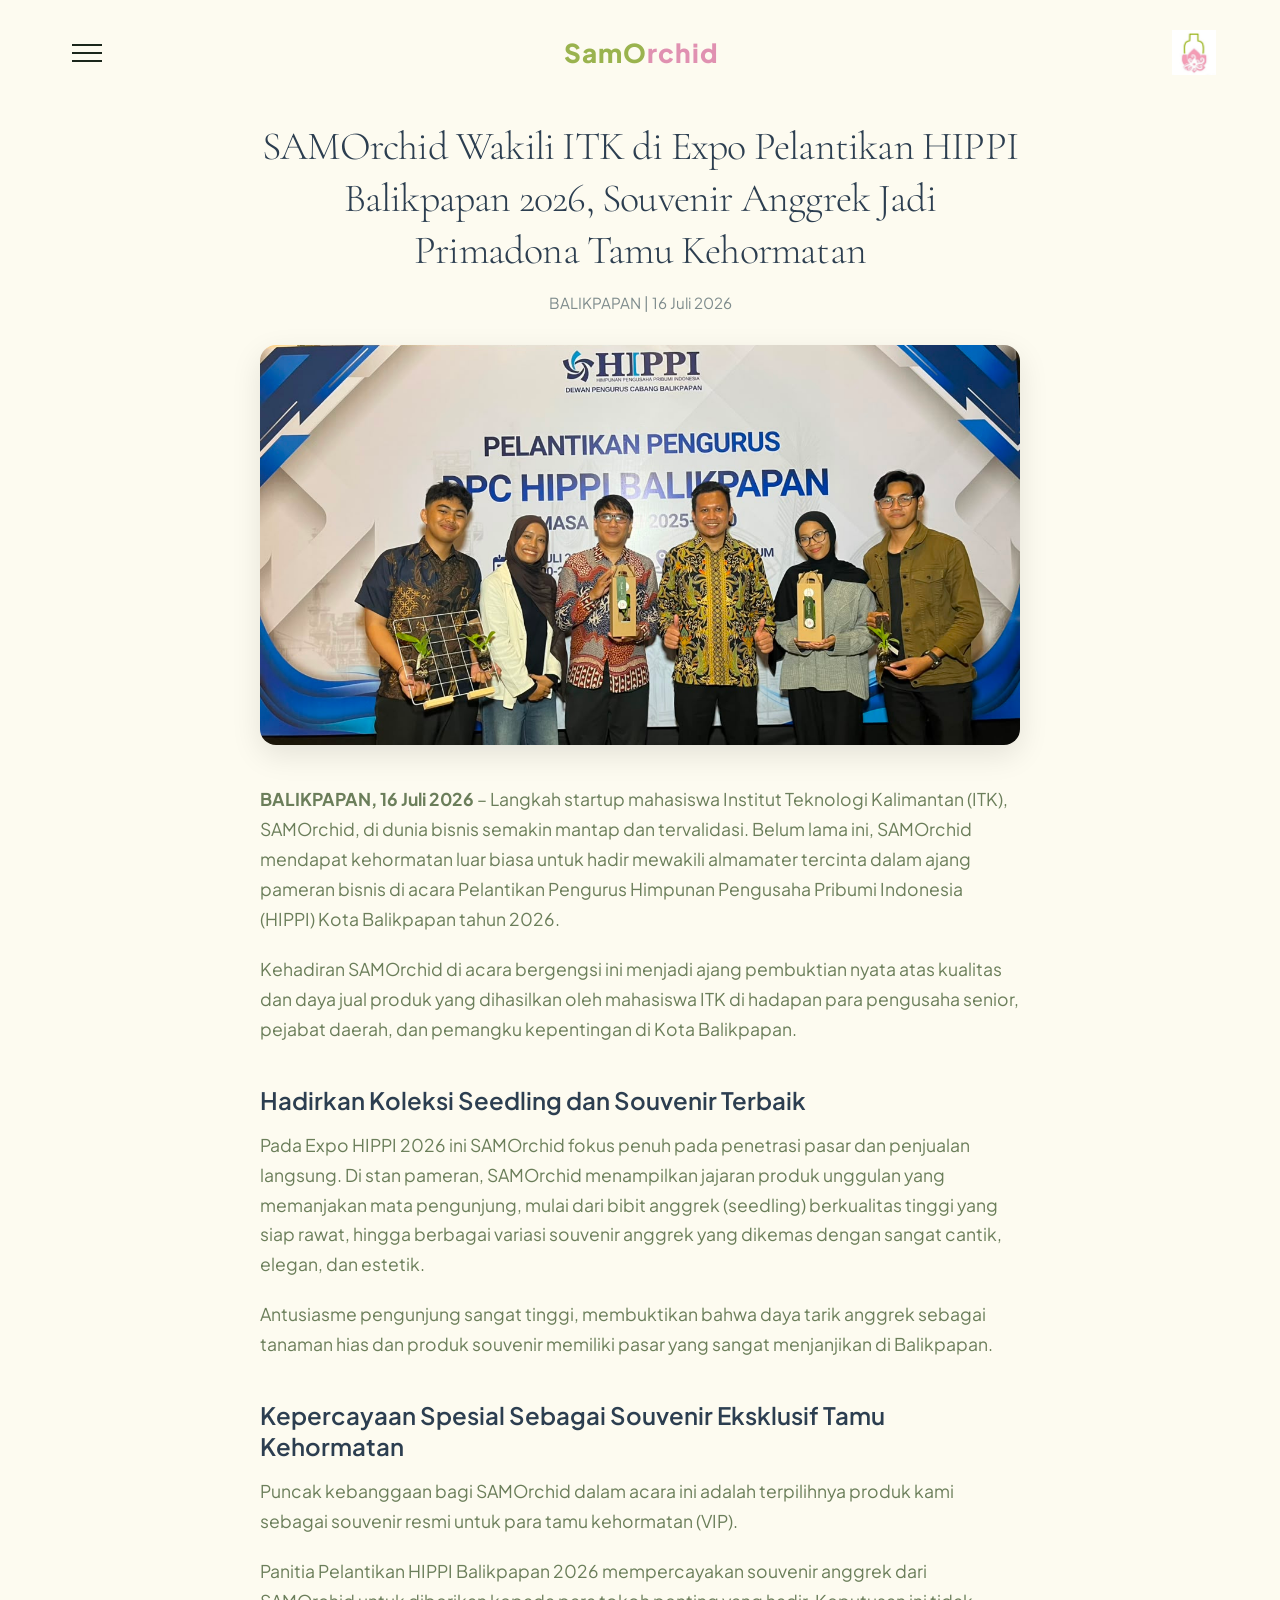
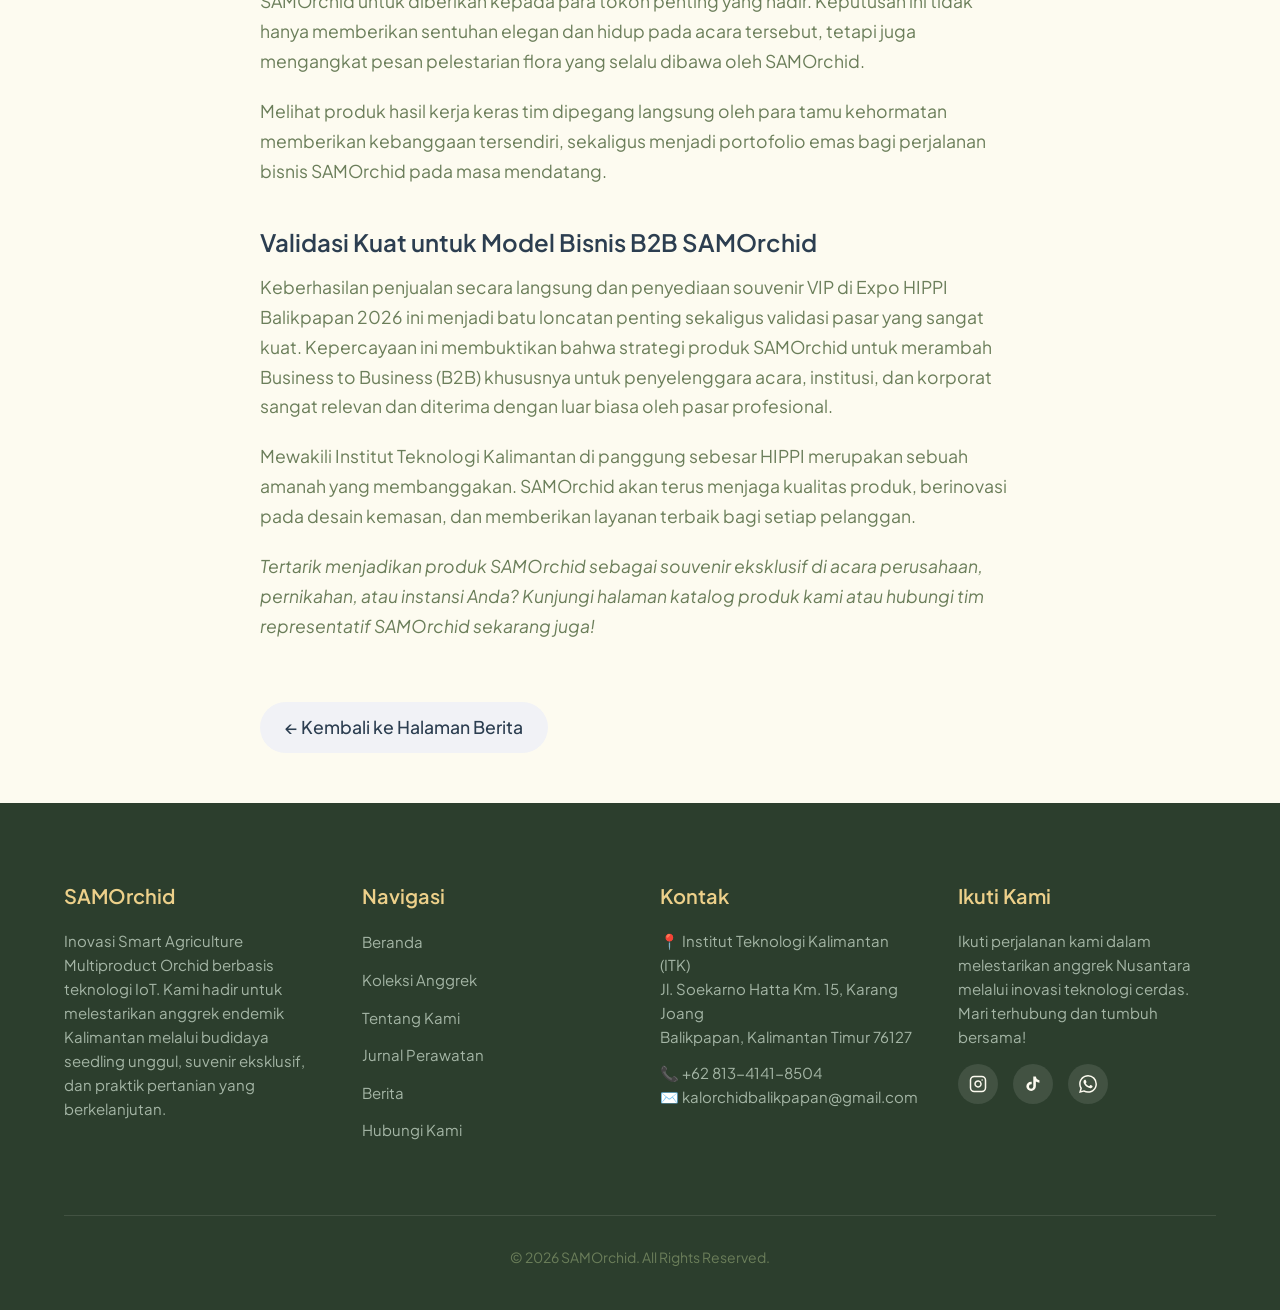
<file: news-detail-hippi.html>
<!DOCTYPE html>
<html lang="id">

<head>
    <meta charset="UTF-8">
    <meta name="viewport" content="width=device-width, initial-scale=1.0">
    <meta http-equiv="X-UA-Compatible" content="ie=edge">

    
    <meta name="description" content="SAMOrchid — Koleksi anggrek premium pilihan dengan kualitas terbaik. Temukan keindahan anggrek eksklusif untuk melengkapi ruang Anda.">
    <meta name="keywords" content="anggrek, orchid, tanaman hias, bunga anggrek, SAMOrchid, premium orchid">
    <meta name="author" content="SAMOrchid">
    <meta name="robots" content="index, follow">

    
    <meta property="og:title" content="SAMOrchid di Expo HIPPI 2026 - Detail Berita">
    <meta property="og:description" content="SAMOrchid — Koleksi anggrek premium pilihan dengan kualitas terbaik.">
    <meta property="og:type" content="website">
    <meta property="og:locale" content="id_ID">

    <title>SAMOrchid di Expo HIPPI 2026 - Detail Berita</title>

    
    <link rel="icon" type="image/png" href="assets/images/favicon.png">

    
    <link rel="preconnect" href="https://fonts.googleapis.com">
    <link rel="preconnect" href="https://fonts.gstatic.com" crossorigin>
    <link href="https://fonts.googleapis.com/css2?family=Cormorant+Garamond:ital,wght@0,300;0,400;0,600;1,300;1,400&family=Plus+Jakarta+Sans:wght@300;400;600;800&display=swap" rel="stylesheet">

    
    <link rel="stylesheet" href="assets/css/samorchid.css">

    
    </head>
<body>

    
    <div class="menu-overlay" id="menuOverlay"></div>


<header id="mainHeader">
    
    <button class="menu-btn" id="menuToggle" aria-label="Toggle navigation menu">
        <span></span>
        <span></span>
        <span></span>
    </button>

    
    <a href="index.html"" class="logo-text" aria-label="SAMOrchid Home" style="text-decoration: none; font-size: 26px; font-weight: 800; letter-spacing: 1px;">
        <span style="color: var(--green-natural);">SamO</span><span style="color: var(--pink-flower);">rchid</span>
    </a>

    
    <div class="header-logo-right" style="display: flex; align-items: center;">
        <img src="assets/images/logo-samorchid.png" alt="SAMOrchid Logo" style="height: 45px; width: auto; object-fit: contain;">
    </div>
</header>


<nav class="side-menu" id="sideNav" aria-label="Main navigation">
    
    <ul style="margin-top: 100px;">
        <li><a href="index.html">Beranda</a></li>
        <li><a href="catalog.html">Koleksi Anggrek</a></li>
        <li><a href="about.html">Tentang Kami</a></li>
        <li><a href="journal.html">Jurnal Perawatan</a></li>
        <li><a href="news.html">Berita</a></li>
        <li><a href="contact.html">Hubungi Kami</a></li>
    </ul>

    
</nav>
    
    <main>
        
<style>
    .article-container {
        max-width: 800px;
        margin: 120px auto 50px auto;
        padding: 0 20px;
    }
    
    .article-header {
        text-align: center;
        margin-bottom: 30px;
    }

    .article-header h1 {
        font-size: 2.5rem;
        line-height: 1.3;
        color: #2c3e50;
        margin-bottom: 15px;
    }

    .article-meta {
        color: #7f8c8d;
        font-size: 0.95rem;
        margin-bottom: 30px;
    }

    .article-featured-image {
        width: 100%;
        max-height: 400px; /* Batasan tinggi gambar */
        object-fit: cover; /* Menjaga proporsi gambar */
        border-radius: 16px;
        margin-bottom: 40px;
        box-shadow: 0 10px 30px rgba(0,0,0,0.1);
    }

    .article-content {
        font-size: 1.1rem;
        line-height: 1.8;
        color: #444;
    }

    .article-content h3 {
        font-size: 1.5rem;
        color: #2c3e50;
        margin-top: 40px;
        margin-bottom: 15px;
    }

    .article-content p {
        margin-bottom: 20px;
    }

    .back-btn {
        display: inline-block;
        margin-top: 40px;
        padding: 10px 25px;
        background-color: #f1f2f6;
        color: #2c3e50;
        text-decoration: none;
        border-radius: 50px;
        font-weight: 500;
        transition: 0.3s;
    }

    .back-btn:hover {
        background-color: #dfe4ea;
    }
</style>

<div class="article-container">
    <div class="article-header">
        <h1>SAMOrchid Wakili ITK di Expo Pelantikan HIPPI Balikpapan 2026, Souvenir Anggrek Jadi Primadona Tamu Kehormatan</h1>
        <div class="article-meta">
            <span>BALIKPAPAN</span> | <span>16 Juli 2026</span>
        </div>
    </div>

    
    <img src="assets/images/berita-hippi.jpeg" alt="SAMOrchid Expo HIPPI 2026" class="article-featured-image">

    <div class="article-content">
        <p><strong>BALIKPAPAN, 16 Juli 2026</strong> – Langkah startup mahasiswa Institut Teknologi Kalimantan (ITK), SAMOrchid, di dunia bisnis semakin mantap dan tervalidasi. Belum lama ini, SAMOrchid mendapat kehormatan luar biasa untuk hadir mewakili almamater tercinta dalam ajang pameran bisnis di acara Pelantikan Pengurus Himpunan Pengusaha Pribumi Indonesia (HIPPI) Kota Balikpapan tahun 2026.</p>
        
        <p>Kehadiran SAMOrchid di acara bergengsi ini menjadi ajang pembuktian nyata atas kualitas dan daya jual produk yang dihasilkan oleh mahasiswa ITK di hadapan para pengusaha senior, pejabat daerah, dan pemangku kepentingan di Kota Balikpapan.</p>

        <h3>Hadirkan Koleksi Seedling dan Souvenir Terbaik</h3>
        <p>Pada Expo HIPPI 2026 ini SAMOrchid fokus penuh pada penetrasi pasar dan penjualan langsung. Di stan pameran, SAMOrchid menampilkan jajaran produk unggulan yang memanjakan mata pengunjung, mulai dari bibit anggrek (seedling) berkualitas tinggi yang siap rawat, hingga berbagai variasi souvenir anggrek yang dikemas dengan sangat cantik, elegan, dan estetik.</p>
        <p>Antusiasme pengunjung sangat tinggi, membuktikan bahwa daya tarik anggrek sebagai tanaman hias dan produk souvenir memiliki pasar yang sangat menjanjikan di Balikpapan.</p>

        <h3>Kepercayaan Spesial Sebagai Souvenir Eksklusif Tamu Kehormatan</h3>
        <p>Puncak kebanggaan bagi SAMOrchid dalam acara ini adalah terpilihnya produk kami sebagai souvenir resmi untuk para tamu kehormatan (VIP).</p>
        <p>Panitia Pelantikan HIPPI Balikpapan 2026 mempercayakan souvenir anggrek dari SAMOrchid untuk diberikan kepada para tokoh penting yang hadir. Keputusan ini tidak hanya memberikan sentuhan elegan dan hidup pada acara tersebut, tetapi juga mengangkat pesan pelestarian flora yang selalu dibawa oleh SAMOrchid.</p>
        <p>Melihat produk hasil kerja keras tim dipegang langsung oleh para tamu kehormatan memberikan kebanggaan tersendiri, sekaligus menjadi portofolio emas bagi perjalanan bisnis SAMOrchid pada masa mendatang.</p>

        <h3>Validasi Kuat untuk Model Bisnis B2B SAMOrchid</h3>
        <p>Keberhasilan penjualan secara langsung dan penyediaan souvenir VIP di Expo HIPPI Balikpapan 2026 ini menjadi batu loncatan penting sekaligus validasi pasar yang sangat kuat. Kepercayaan ini membuktikan bahwa strategi produk SAMOrchid untuk merambah Business to Business (B2B) khususnya untuk penyelenggara acara, institusi, dan korporat sangat relevan dan diterima dengan luar biasa oleh pasar profesional.</p>
        <p>Mewakili Institut Teknologi Kalimantan di panggung sebesar HIPPI merupakan sebuah amanah yang membanggakan. SAMOrchid akan terus menjaga kualitas produk, berinovasi pada desain kemasan, dan memberikan layanan terbaik bagi setiap pelanggan.</p>
        <p><em>Tertarik menjadikan produk SAMOrchid sebagai souvenir eksklusif di acara perusahaan, pernikahan, atau instansi Anda? Kunjungi halaman katalog produk kami atau hubungi tim representatif SAMOrchid sekarang juga!</em></p>

        
        <a href="news.html" class="back-btn">← Kembali ke Halaman Berita</a>
    </div>
</div>

    </main>

    
    <footer>
    <div class="footer-container">

        
        <div class="footer-col">
            <h3>SAMOrchid</h3>
            <p>
                Inovasi Smart Agriculture Multiproduct Orchid berbasis teknologi IoT. Kami hadir untuk melestarikan anggrek endemik Kalimantan melalui budidaya seedling unggul, suvenir eksklusif, dan praktik pertanian yang berkelanjutan.
            </p>
        </div>

        
         <div class="footer-col">
            <h3>Navigasi</h3>
            <ul>
                <li><a href="index.html">Beranda</a></li>
                <li><a href="catalog.html">Koleksi Anggrek</a></li>
                <li><a href="about.html">Tentang Kami</a></li>
                <li><a href="journal.html">Jurnal Perawatan</a></li>
                <li><a href="news.html">Berita</a></li>
                <li><a href="contact.html">Hubungi Kami</a></li>
            </ul>
        </div>
        
        <div class="footer-col">
            <h3>Kontak</h3>
            <p>
                📍 Institut Teknologi Kalimantan (ITK)<br>
                Jl. Soekarno Hatta Km. 15, Karang Joang<br>
                Balikpapan, Kalimantan Timur 76127
            </p>
            <p style="margin-top: 12px;">
                📞 +62 813-4141-8504<br>
                ✉️ kalorchidbalikpapan@gmail.com
            </p>
        </div>

        
       <div class="footer-col">
    <h3>Ikuti Kami</h3>
    <p>Ikuti perjalanan kami dalam melestarikan anggrek Nusantara melalui inovasi teknologi cerdas. Mari terhubung dan tumbuh bersama!</p>
    <div class="social-links">
        <!-- Tautan Instagram SAMOrchid -->
        <a href="https://www.instagram.com/samorchid_official?igsh=MW9wNzVmNXBsNmt6ZQ%3D%3D&utm_source=qr" target="_blank" rel="noopener noreferrer" aria-label="Instagram">
            <svg xmlns="http://www.w3.org/2000/svg" width="18" height="18" viewBox="0 0 24 24" fill="none" stroke="currentColor" stroke-width="2" stroke-linecap="round" stroke-linejoin="round">
                <rect x="2" y="2" width="20" height="20" rx="5" ry="5"></rect>
                <path d="M16 11.37A4 4 0 1 1 12.63 8 4 4 0 0 1 16 11.37z"></path>
                <line x1="17.5" y1="6.5" x2="17.51" y2="6.5"></line>
            </svg>
        </a>
        
        <!-- Tautan TikTok SAMOrchid -->
        <a href="https://www.tiktok.com/@samorchid.bibit.anggrek?_r=1&_t=ZS-982fWPN8C19" target="_blank" rel="noopener noreferrer" aria-label="TikTok">
            <svg xmlns="http://www.w3.org/2000/svg" width="18" height="18" viewBox="0 0 24 24" fill="currentColor">
                <path d="M19.59 6.69a4.83 4.83 0 0 1-3.77-4.25V2h-3.45v13.67a2.89 2.89 0 0 1-2.88 2.5 2.89 2.89 0 0 1-2.89-2.89 2.89 2.89 0 0 1 2.89-2.89c.28 0 .54.04.79.1v-3.5a6.37 6.37 0 0 0-.79-.05A6.34 6.34 0 0 0 3.15 15a6.34 6.34 0 0 0 6.34 6.34 6.34 6.34 0 0 0 6.34-6.34V8.75a8.18 8.18 0 0 0 4.76 1.52v-3.4a4.85 4.85 0 0 1-1-.18z"/>
            </svg>
        </a>
        
        <!-- Tautan WhatsApp SAMOrchid (Format 62 untuk kode negara) -->
        <a href="https://wa.me/6281341418504" target="_blank" rel="noopener noreferrer" aria-label="WhatsApp">
            <svg xmlns="http://www.w3.org/2000/svg" width="18" height="18" viewBox="0 0 24 24" fill="currentColor">
                <path d="M17.472 14.382c-.297-.149-1.758-.867-2.03-.967-.273-.099-.471-.148-.67.15-.197.297-.767.966-.94 1.164-.173.199-.347.223-.644.075-.297-.15-1.255-.463-2.39-1.475-.883-.788-1.48-1.761-1.653-2.059-.173-.297-.018-.458.13-.606.134-.133.298-.347.446-.52.149-.174.198-.298.298-.497.099-.198.05-.371-.025-.52-.075-.149-.669-1.612-.916-2.207-.242-.579-.487-.5-.669-.51-.173-.008-.371-.01-.57-.01-.198 0-.52.074-.792.372-.272.297-1.04 1.016-1.04 2.479 0 1.462 1.065 2.875 1.213 3.074.149.198 2.096 3.2 5.077 4.487.709.306 1.262.489 1.694.625.712.227 1.36.195 1.871.118.571-.085 1.758-.719 2.006-1.413.248-.694.248-1.289.173-1.413-.074-.124-.272-.198-.57-.347m-5.421 7.403h-.004a9.87 9.87 0 01-5.031-1.378l-.361-.214-3.741.982.998-3.648-.235-.374a9.86 9.86 0 01-1.51-5.26c.001-5.45 4.436-9.884 9.888-9.884 2.64 0 5.122 1.03 6.988 2.898a9.825 9.825 0 012.893 6.994c-.003 5.45-4.437 9.884-9.885 9.884m8.413-18.297A11.815 11.815 0 0012.05 0C5.495 0 .16 5.335.157 11.892c0 2.096.547 4.142 1.588 5.945L.057 24l6.305-1.654a11.882 11.882 0 005.683 1.448h.005c6.554 0 11.89-5.335 11.893-11.893a11.821 11.821 0 00-3.48-8.413z"/>
            </svg>
        </a>
    </div>
</div>

    </div>

    
    <div class="footer-bottom">
        <p>&copy; 2026 SAMOrchid. All Rights Reserved.</p>
    </div>
</footer>

    
    <script src="assets/js/samorchid.js"></script>

    
    
</body>
</html>
</file>
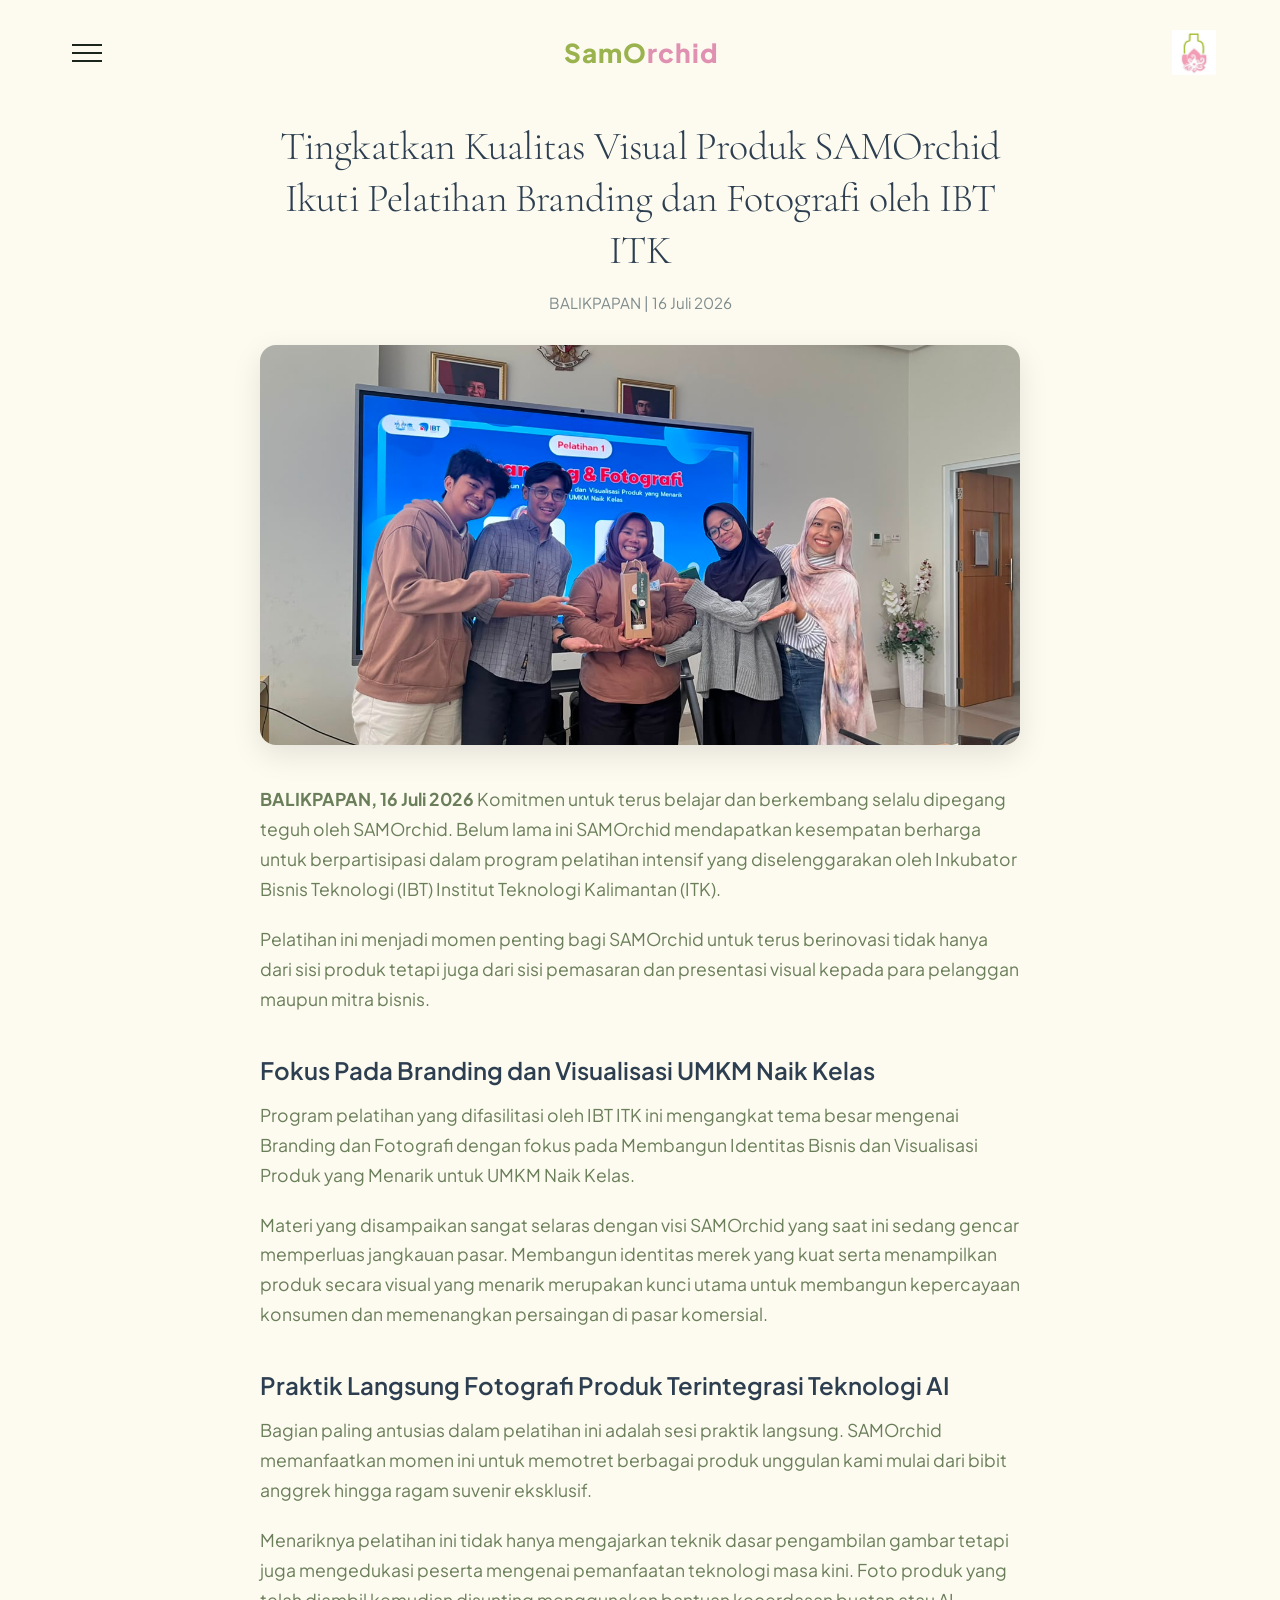
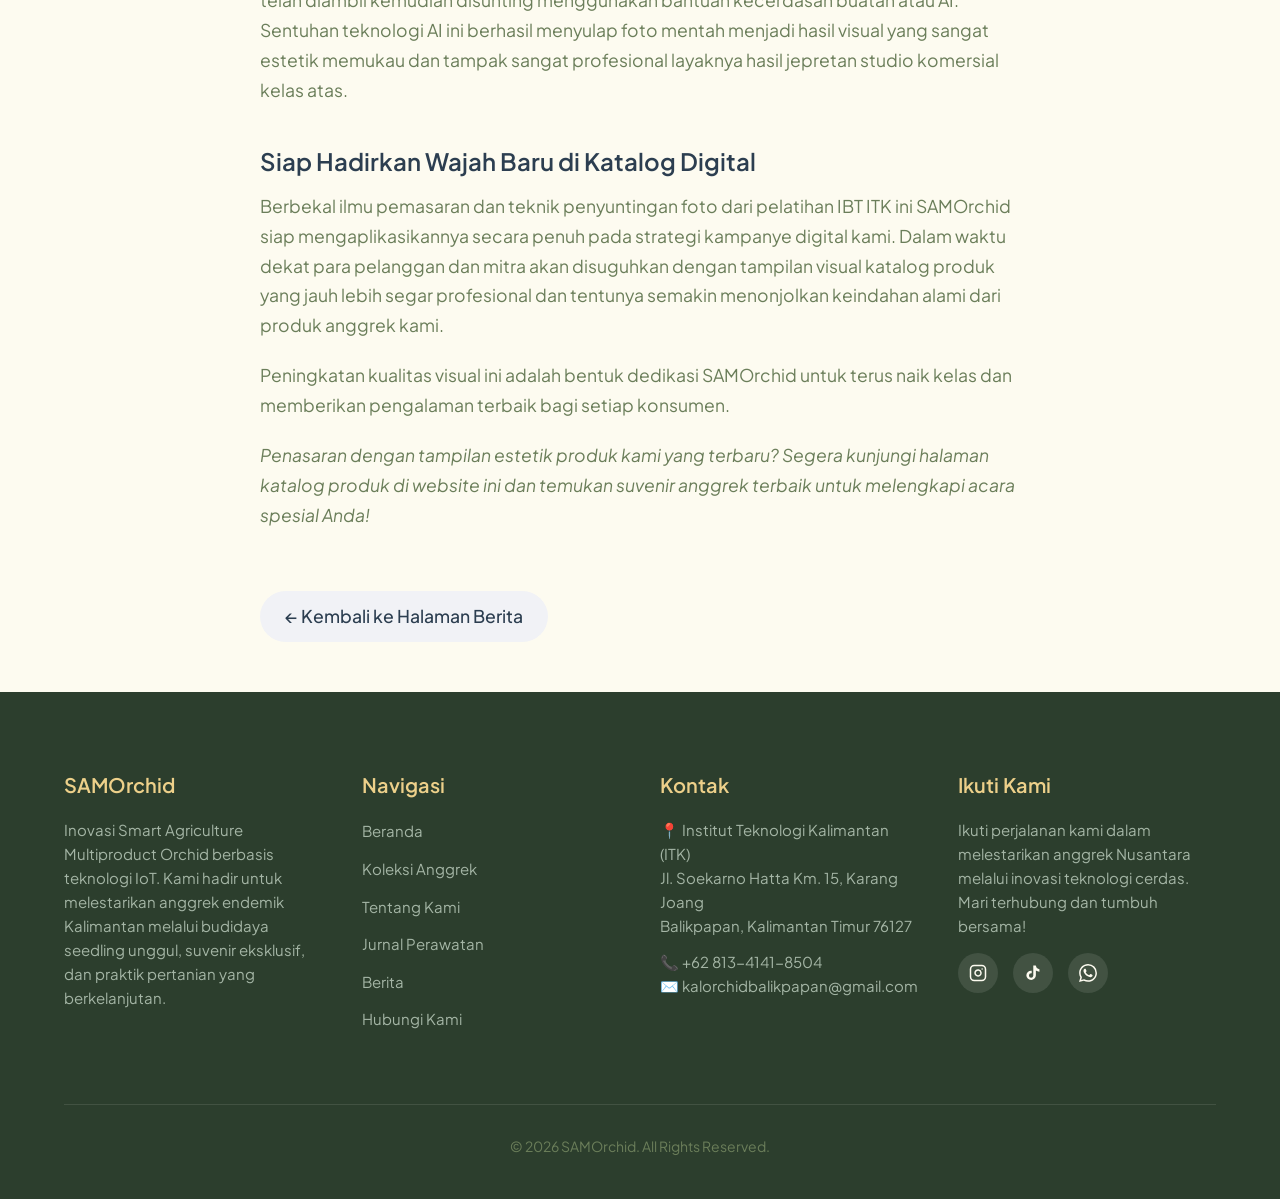
<file: news-detail-ibt.html>
<!DOCTYPE html>
<html lang="id">

<head>
    <meta charset="UTF-8">
    <meta name="viewport" content="width=device-width, initial-scale=1.0">
    <meta http-equiv="X-UA-Compatible" content="ie=edge">

    
    <meta name="description" content="SAMOrchid — Koleksi anggrek premium pilihan dengan kualitas terbaik. Temukan keindahan anggrek eksklusif untuk melengkapi ruang Anda.">
    <meta name="keywords" content="anggrek, orchid, tanaman hias, bunga anggrek, SAMOrchid, premium orchid">
    <meta name="author" content="SAMOrchid">
    <meta name="robots" content="index, follow">

    
    <meta property="og:title" content="Pelatihan Branding &amp; Fotografi IBT ITK - SAMOrchid">
    <meta property="og:description" content="SAMOrchid — Koleksi anggrek premium pilihan dengan kualitas terbaik.">
    <meta property="og:type" content="website">
    <meta property="og:locale" content="id_ID">

    <title>Pelatihan Branding &amp; Fotografi IBT ITK - SAMOrchid</title>

    
    <link rel="icon" type="image/png" href="assets/images/favicon.png">

    
    <link rel="preconnect" href="https://fonts.googleapis.com">
    <link rel="preconnect" href="https://fonts.gstatic.com" crossorigin>
    <link href="https://fonts.googleapis.com/css2?family=Cormorant+Garamond:ital,wght@0,300;0,400;0,600;1,300;1,400&family=Plus+Jakarta+Sans:wght@300;400;600;800&display=swap" rel="stylesheet">

    
    <link rel="stylesheet" href="assets/css/samorchid.css">

    
    </head>
<body>

    
    <div class="menu-overlay" id="menuOverlay"></div>


<header id="mainHeader">
    
    <button class="menu-btn" id="menuToggle" aria-label="Toggle navigation menu">
        <span></span>
        <span></span>
        <span></span>
    </button>

    
    <a href="index.html"" class="logo-text" aria-label="SAMOrchid Home" style="text-decoration: none; font-size: 26px; font-weight: 800; letter-spacing: 1px;">
        <span style="color: var(--green-natural);">SamO</span><span style="color: var(--pink-flower);">rchid</span>
    </a>

    
    <div class="header-logo-right" style="display: flex; align-items: center;">
        <img src="assets/images/logo-samorchid.png" alt="SAMOrchid Logo" style="height: 45px; width: auto; object-fit: contain;">
    </div>
</header>


<nav class="side-menu" id="sideNav" aria-label="Main navigation">
    
    <ul style="margin-top: 100px;">
        <li><a href="index.html">Beranda</a></li>
        <li><a href="catalog.html">Koleksi Anggrek</a></li>
        <li><a href="about.html">Tentang Kami</a></li>
        <li><a href="journal.html">Jurnal Perawatan</a></li>
        <li><a href="news.html">Berita</a></li>
        <li><a href="contact.html">Hubungi Kami</a></li>
    </ul>

    
</nav>
    
    <main>
        
<style>
    .article-container {
        max-width: 800px;
        margin: 120px auto 50px auto;
        padding: 0 20px;
    }
    
    .article-header {
        text-align: center;
        margin-bottom: 30px;
    }

    .article-header h1 {
        font-size: 2.5rem;
        line-height: 1.3;
        color: #2c3e50;
        margin-bottom: 15px;
    }

    .article-meta {
        color: #7f8c8d;
        font-size: 0.95rem;
        margin-bottom: 30px;
    }

    .article-featured-image {
        width: 100%;
        max-height: 400px;
        object-fit: cover;
        border-radius: 16px;
        margin-bottom: 40px;
        box-shadow: 0 10px 30px rgba(0,0,0,0.1);
    }

    .article-content {
        font-size: 1.1rem;
        line-height: 1.8;
        color: #444;
    }

    .article-content h3 {
        font-size: 1.5rem;
        color: #2c3e50;
        margin-top: 40px;
        margin-bottom: 15px;
    }

    .article-content p {
        margin-bottom: 20px;
    }

    .back-btn {
        display: inline-block;
        margin-top: 40px;
        padding: 10px 25px;
        background-color: #f1f2f6;
        color: #2c3e50;
        text-decoration: none;
        border-radius: 50px;
        font-weight: 500;
        transition: 0.3s;
    }

    .back-btn:hover {
        background-color: #dfe4ea;
    }
</style>

<div class="article-container">
    <div class="article-header">
        <h1>Tingkatkan Kualitas Visual Produk SAMOrchid Ikuti Pelatihan Branding dan Fotografi oleh IBT ITK</h1>
        <div class="article-meta">
            <span>BALIKPAPAN</span> | <span>16 Juli 2026</span>
        </div>
    </div>

    
    <img src="assets/images/berita-pelatihan.jpeg" alt="Pelatihan Branding Fotografi IBT ITK" class="article-featured-image">

    <div class="article-content">
        <p><strong>BALIKPAPAN, 16 Juli 2026</strong> Komitmen untuk terus belajar dan berkembang selalu dipegang teguh oleh SAMOrchid. Belum lama ini SAMOrchid mendapatkan kesempatan berharga untuk berpartisipasi dalam program pelatihan intensif yang diselenggarakan oleh Inkubator Bisnis Teknologi (IBT) Institut Teknologi Kalimantan (ITK).</p>
        
        <p>Pelatihan ini menjadi momen penting bagi SAMOrchid untuk terus berinovasi tidak hanya dari sisi produk tetapi juga dari sisi pemasaran dan presentasi visual kepada para pelanggan maupun mitra bisnis.</p>

        <h3>Fokus Pada Branding dan Visualisasi UMKM Naik Kelas</h3>
        <p>Program pelatihan yang difasilitasi oleh IBT ITK ini mengangkat tema besar mengenai Branding dan Fotografi dengan fokus pada Membangun Identitas Bisnis dan Visualisasi Produk yang Menarik untuk UMKM Naik Kelas.</p>
        <p>Materi yang disampaikan sangat selaras dengan visi SAMOrchid yang saat ini sedang gencar memperluas jangkauan pasar. Membangun identitas merek yang kuat serta menampilkan produk secara visual yang menarik merupakan kunci utama untuk membangun kepercayaan konsumen dan memenangkan persaingan di pasar komersial.</p>

        <h3>Praktik Langsung Fotografi Produk Terintegrasi Teknologi AI</h3>
        <p>Bagian paling antusias dalam pelatihan ini adalah sesi praktik langsung. SAMOrchid memanfaatkan momen ini untuk memotret berbagai produk unggulan kami mulai dari bibit anggrek hingga ragam suvenir eksklusif.</p>
        <p>Menariknya pelatihan ini tidak hanya mengajarkan teknik dasar pengambilan gambar tetapi juga mengedukasi peserta mengenai pemanfaatan teknologi masa kini. Foto produk yang telah diambil kemudian disunting menggunakan bantuan kecerdasan buatan atau AI. Sentuhan teknologi AI ini berhasil menyulap foto mentah menjadi hasil visual yang sangat estetik memukau dan tampak sangat profesional layaknya hasil jepretan studio komersial kelas atas.</p>

        <h3>Siap Hadirkan Wajah Baru di Katalog Digital</h3>
        <p>Berbekal ilmu pemasaran dan teknik penyuntingan foto dari pelatihan IBT ITK ini SAMOrchid siap mengaplikasikannya secara penuh pada strategi kampanye digital kami. Dalam waktu dekat para pelanggan dan mitra akan disuguhkan dengan tampilan visual katalog produk yang jauh lebih segar profesional dan tentunya semakin menonjolkan keindahan alami dari produk anggrek kami.</p>
        <p>Peningkatan kualitas visual ini adalah bentuk dedikasi SAMOrchid untuk terus naik kelas dan memberikan pengalaman terbaik bagi setiap konsumen.</p>
        <p><em>Penasaran dengan tampilan estetik produk kami yang terbaru? Segera kunjungi halaman katalog produk di website ini dan temukan suvenir anggrek terbaik untuk melengkapi acara spesial Anda!</em></p>

        <a href="news.html" class="back-btn">← Kembali ke Halaman Berita</a>
    </div>
</div>

    </main>

    
    <footer>
    <div class="footer-container">

        
        <div class="footer-col">
            <h3>SAMOrchid</h3>
            <p>
                Inovasi Smart Agriculture Multiproduct Orchid berbasis teknologi IoT. Kami hadir untuk melestarikan anggrek endemik Kalimantan melalui budidaya seedling unggul, suvenir eksklusif, dan praktik pertanian yang berkelanjutan.
            </p>
        </div>

        
         <div class="footer-col">
            <h3>Navigasi</h3>
            <ul>
                <li><a href="index.html">Beranda</a></li>
                <li><a href="catalog.html">Koleksi Anggrek</a></li>
                <li><a href="about.html">Tentang Kami</a></li>
                <li><a href="journal.html">Jurnal Perawatan</a></li>
                <li><a href="news.html">Berita</a></li>
                <li><a href="contact.html">Hubungi Kami</a></li>
            </ul>
        </div>

        
        <div class="footer-col">
            <h3>Kontak</h3>
            <p>
                📍 Institut Teknologi Kalimantan (ITK)<br>
                Jl. Soekarno Hatta Km. 15, Karang Joang<br>
                Balikpapan, Kalimantan Timur 76127
            </p>
            <p style="margin-top: 12px;">
                📞 +62 813-4141-8504<br>
                ✉️ kalorchidbalikpapan@gmail.com
            </p>
        </div>

        
       <div class="footer-col">
    <h3>Ikuti Kami</h3>
    <p>Ikuti perjalanan kami dalam melestarikan anggrek Nusantara melalui inovasi teknologi cerdas. Mari terhubung dan tumbuh bersama!</p>
    <div class="social-links">
        <!-- Tautan Instagram SAMOrchid -->
        <a href="https://www.instagram.com/samorchid_official?igsh=MW9wNzVmNXBsNmt6ZQ%3D%3D&utm_source=qr" target="_blank" rel="noopener noreferrer" aria-label="Instagram">
            <svg xmlns="http://www.w3.org/2000/svg" width="18" height="18" viewBox="0 0 24 24" fill="none" stroke="currentColor" stroke-width="2" stroke-linecap="round" stroke-linejoin="round">
                <rect x="2" y="2" width="20" height="20" rx="5" ry="5"></rect>
                <path d="M16 11.37A4 4 0 1 1 12.63 8 4 4 0 0 1 16 11.37z"></path>
                <line x1="17.5" y1="6.5" x2="17.51" y2="6.5"></line>
            </svg>
        </a>
        
        <!-- Tautan TikTok SAMOrchid -->
        <a href="https://www.tiktok.com/@samorchid.bibit.anggrek?_r=1&_t=ZS-982fWPN8C19" target="_blank" rel="noopener noreferrer" aria-label="TikTok">
            <svg xmlns="http://www.w3.org/2000/svg" width="18" height="18" viewBox="0 0 24 24" fill="currentColor">
                <path d="M19.59 6.69a4.83 4.83 0 0 1-3.77-4.25V2h-3.45v13.67a2.89 2.89 0 0 1-2.88 2.5 2.89 2.89 0 0 1-2.89-2.89 2.89 2.89 0 0 1 2.89-2.89c.28 0 .54.04.79.1v-3.5a6.37 6.37 0 0 0-.79-.05A6.34 6.34 0 0 0 3.15 15a6.34 6.34 0 0 0 6.34 6.34 6.34 6.34 0 0 0 6.34-6.34V8.75a8.18 8.18 0 0 0 4.76 1.52v-3.4a4.85 4.85 0 0 1-1-.18z"/>
            </svg>
        </a>
        
        <!-- Tautan WhatsApp SAMOrchid (Format 62 untuk kode negara) -->
        <a href="https://wa.me/6281341418504" target="_blank" rel="noopener noreferrer" aria-label="WhatsApp">
            <svg xmlns="http://www.w3.org/2000/svg" width="18" height="18" viewBox="0 0 24 24" fill="currentColor">
                <path d="M17.472 14.382c-.297-.149-1.758-.867-2.03-.967-.273-.099-.471-.148-.67.15-.197.297-.767.966-.94 1.164-.173.199-.347.223-.644.075-.297-.15-1.255-.463-2.39-1.475-.883-.788-1.48-1.761-1.653-2.059-.173-.297-.018-.458.13-.606.134-.133.298-.347.446-.52.149-.174.198-.298.298-.497.099-.198.05-.371-.025-.52-.075-.149-.669-1.612-.916-2.207-.242-.579-.487-.5-.669-.51-.173-.008-.371-.01-.57-.01-.198 0-.52.074-.792.372-.272.297-1.04 1.016-1.04 2.479 0 1.462 1.065 2.875 1.213 3.074.149.198 2.096 3.2 5.077 4.487.709.306 1.262.489 1.694.625.712.227 1.36.195 1.871.118.571-.085 1.758-.719 2.006-1.413.248-.694.248-1.289.173-1.413-.074-.124-.272-.198-.57-.347m-5.421 7.403h-.004a9.87 9.87 0 01-5.031-1.378l-.361-.214-3.741.982.998-3.648-.235-.374a9.86 9.86 0 01-1.51-5.26c.001-5.45 4.436-9.884 9.888-9.884 2.64 0 5.122 1.03 6.988 2.898a9.825 9.825 0 012.893 6.994c-.003 5.45-4.437 9.884-9.885 9.884m8.413-18.297A11.815 11.815 0 0012.05 0C5.495 0 .16 5.335.157 11.892c0 2.096.547 4.142 1.588 5.945L.057 24l6.305-1.654a11.882 11.882 0 005.683 1.448h.005c6.554 0 11.89-5.335 11.893-11.893a11.821 11.821 0 00-3.48-8.413z"/>
            </svg>
        </a>
    </div>
</div>

    </div>

    
    <div class="footer-bottom">
        <p>&copy; 2026 SAMOrchid. All Rights Reserved.</p>
    </div>
</footer>

    
    <script src="assets/js/samorchid.js"></script>

    
    
</body>
</html>
</file>
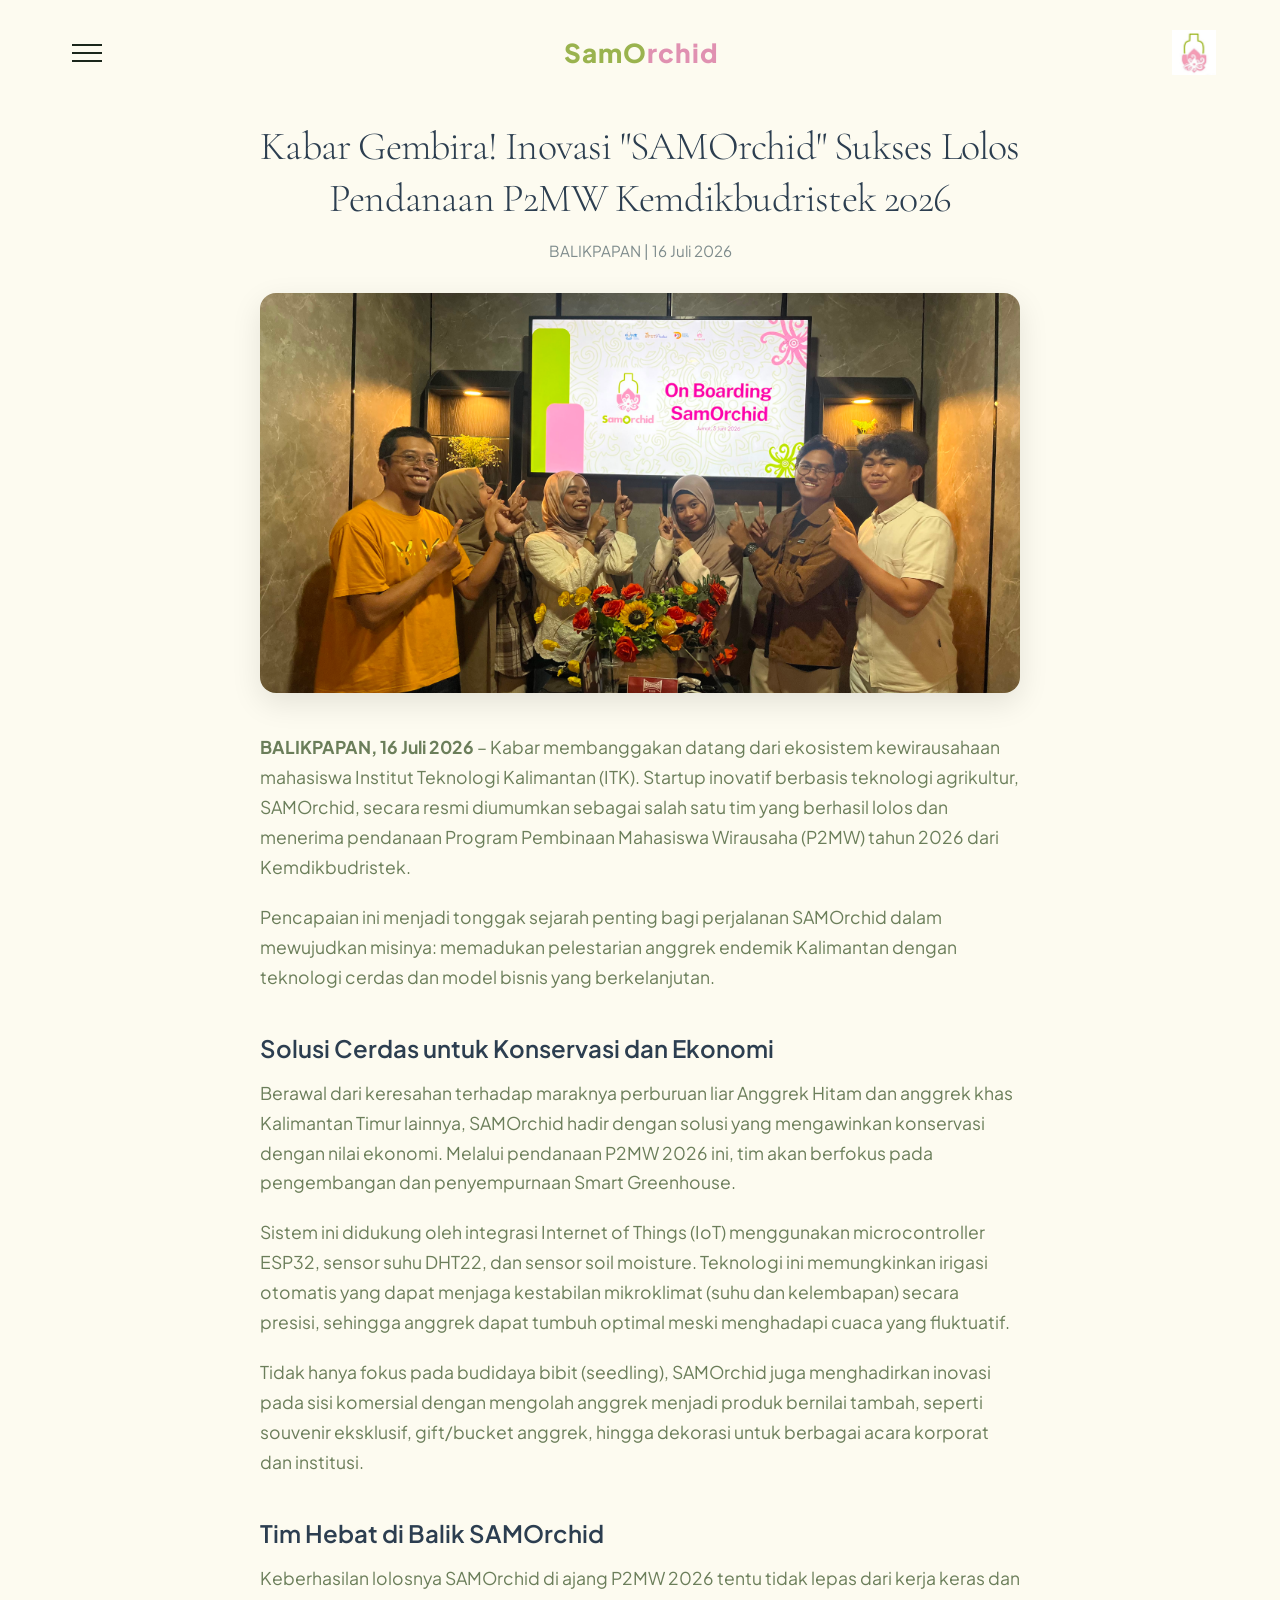
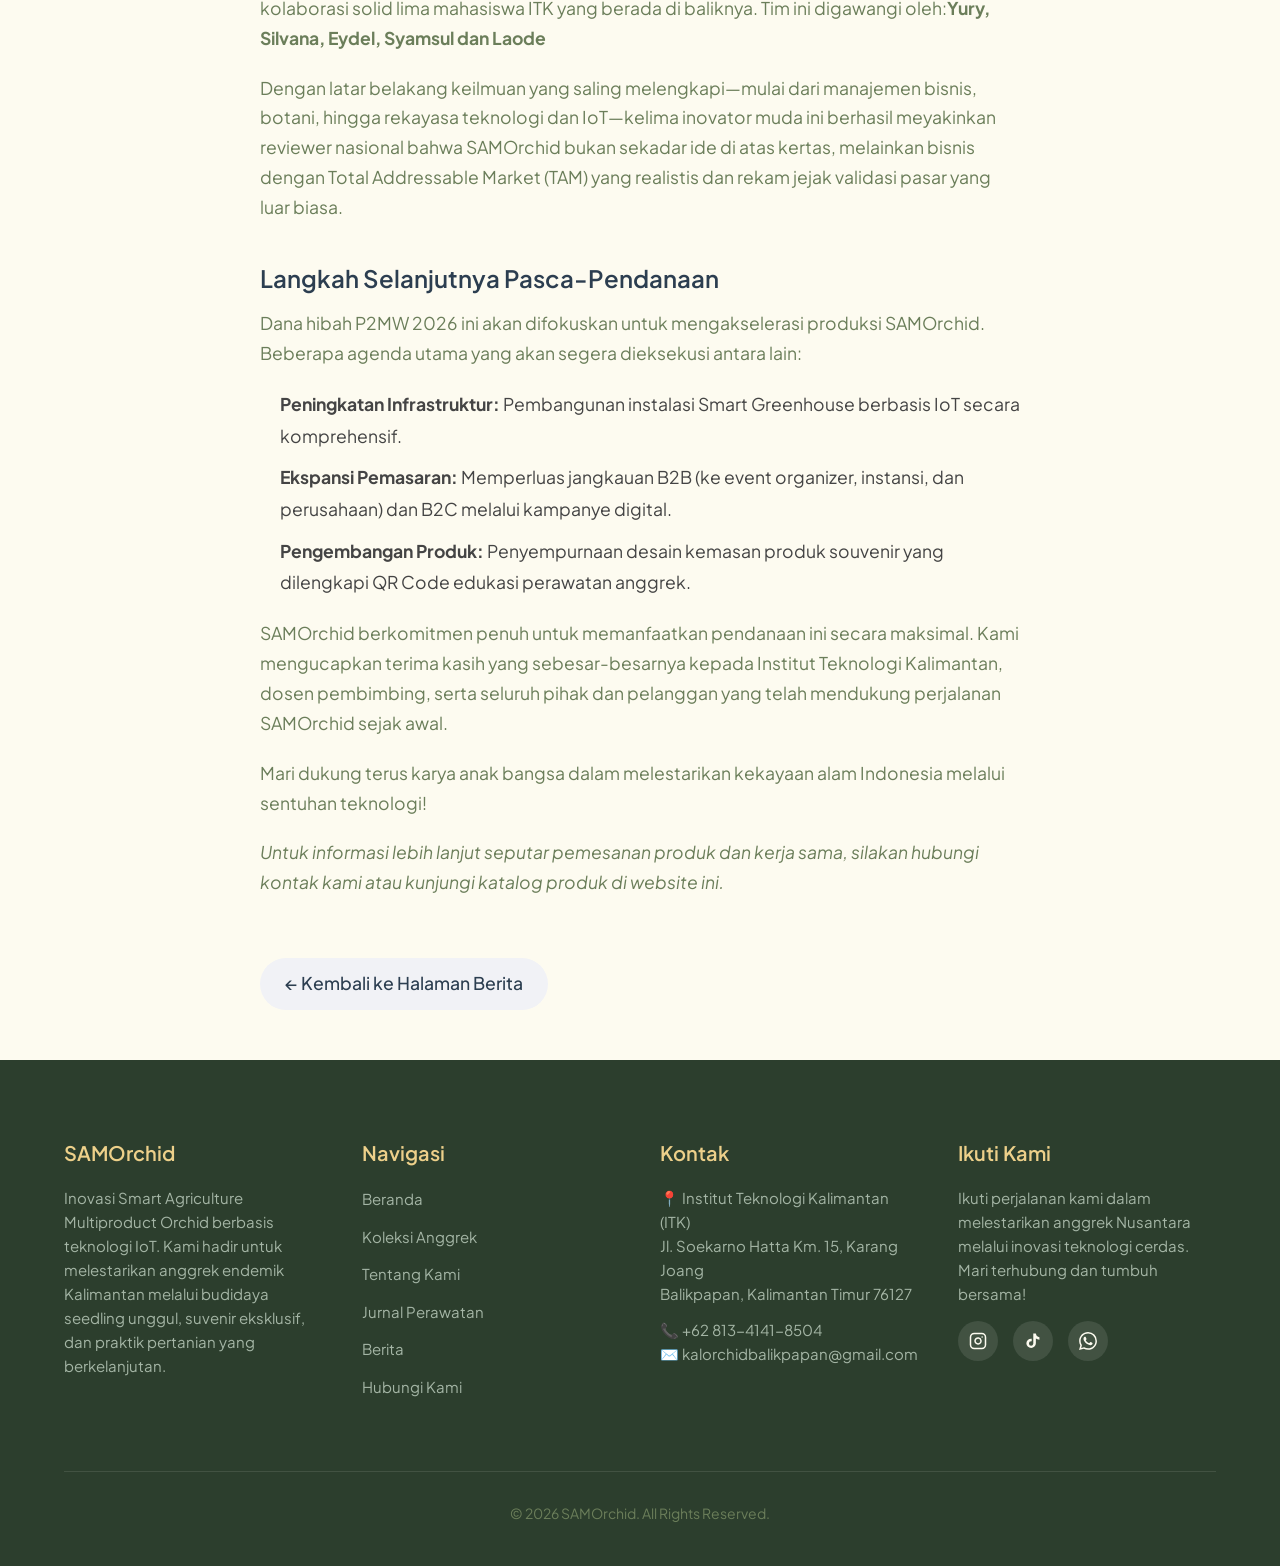
<file: news-detail.html>
<!DOCTYPE html>
<html lang="id">

<head>
    <meta charset="UTF-8">
    <meta name="viewport" content="width=device-width, initial-scale=1.0">
    <meta http-equiv="X-UA-Compatible" content="ie=edge">

    
    <meta name="description" content="SAMOrchid — Koleksi anggrek premium pilihan dengan kualitas terbaik. Temukan keindahan anggrek eksklusif untuk melengkapi ruang Anda.">
    <meta name="keywords" content="anggrek, orchid, tanaman hias, bunga anggrek, SAMOrchid, premium orchid">
    <meta name="author" content="SAMOrchid">
    <meta name="robots" content="index, follow">

    
    <meta property="og:title" content="Detail Berita - SAMOrchid">
    <meta property="og:description" content="SAMOrchid — Koleksi anggrek premium pilihan dengan kualitas terbaik.">
    <meta property="og:type" content="website">
    <meta property="og:locale" content="id_ID">

    <title>Detail Berita - SAMOrchid</title>

    
    <link rel="icon" type="image/png" href="assets/images/favicon.png">

    
    <link rel="preconnect" href="https://fonts.googleapis.com">
    <link rel="preconnect" href="https://fonts.gstatic.com" crossorigin>
    <link href="https://fonts.googleapis.com/css2?family=Cormorant+Garamond:ital,wght@0,300;0,400;0,600;1,300;1,400&family=Plus+Jakarta+Sans:wght@300;400;600;800&display=swap" rel="stylesheet">

    
    <link rel="stylesheet" href="assets/css/samorchid.css">

    
    </head>
<body>

    
    <div class="menu-overlay" id="menuOverlay"></div>


<header id="mainHeader">
    
    <button class="menu-btn" id="menuToggle" aria-label="Toggle navigation menu">
        <span></span>
        <span></span>
        <span></span>
    </button>

    
    <a href="index.html"" class="logo-text" aria-label="SAMOrchid Home" style="text-decoration: none; font-size: 26px; font-weight: 800; letter-spacing: 1px;">
        <span style="color: var(--green-natural);">SamO</span><span style="color: var(--pink-flower);">rchid</span>
    </a>

    
    <div class="header-logo-right" style="display: flex; align-items: center;">
        <img src="assets/images/logo-samorchid.png" alt="SAMOrchid Logo" style="height: 45px; width: auto; object-fit: contain;">
    </div>
</header>


<nav class="side-menu" id="sideNav" aria-label="Main navigation">
    
    <ul style="margin-top: 100px;">
        <li><a href="index.html">Beranda</a></li>
        <li><a href="catalog.html">Koleksi Anggrek</a></li>
        <li><a href="about.html">Tentang Kami</a></li>
        <li><a href="journal.html">Jurnal Perawatan</a></li>
        <li><a href="news.html">Berita</a></li>
        <li><a href="contact.html">Hubungi Kami</a></li>
    </ul>

    
</nav>
    
    <main>
        
<style>
    .article-container {
        max-width: 800px;
        margin: 120px auto 50px auto;
        padding: 0 20px;
    }
    
    .article-header {
        text-align: center;
        margin-bottom: 30px;
    }

    .article-header h1 {
        font-size: 2.5rem;
        line-height: 1.3;
        color: #2c3e50;
        margin-bottom: 15px;
    }

    .article-meta {
        color: #7f8c8d;
        font-size: 0.95rem;
        margin-bottom: 30px;
    }

    .article-featured-image {
        width: 100%;
        max-height: 400px; /* Membatasi tinggi maksimal gambar */
        object-fit: cover; /* Membuat gambar tetap proporsional dan tidak gepeng */
        border-radius: 16px;
        margin-bottom: 40px;
        box-shadow: 0 10px 30px rgba(0,0,0,0.1);
    }

    .article-content {
        font-size: 1.1rem;
        line-height: 1.8;
        color: #444;
    }

    .article-content h3 {
        font-size: 1.5rem;
        color: #2c3e50;
        margin-top: 40px;
        margin-bottom: 15px;
    }

    .article-content p {
        margin-bottom: 20px;
    }

    .article-content ul {
        margin-bottom: 20px;
        padding-left: 20px;
    }

    .article-content li {
        margin-bottom: 10px;
    }

    .back-btn {
        display: inline-block;
        margin-top: 40px;
        padding: 10px 25px;
        background-color: #f1f2f6;
        color: #2c3e50;
        text-decoration: none;
        border-radius: 50px;
        font-weight: 500;
        transition: 0.3s;
    }

    .back-btn:hover {
        background-color: #dfe4ea;
    }
</style>

<div class="article-container">
    <div class="article-header">
        <h1>Kabar Gembira! Inovasi "SAMOrchid" Sukses Lolos Pendanaan P2MW Kemdikbudristek 2026</h1>
        <div class="article-meta">
            <span>BALIKPAPAN</span> | <span>16 Juli 2026</span>
        </div>
    </div>

    
    <img src="assets/images/berita-p2mw.jpeg" alt="SAMOrchid P2MW 2026" class="article-featured-image">

    <div class="article-content">
        <p><strong>BALIKPAPAN, 16 Juli 2026</strong> – Kabar membanggakan datang dari ekosistem kewirausahaan mahasiswa Institut Teknologi Kalimantan (ITK). Startup inovatif berbasis teknologi agrikultur, SAMOrchid, secara resmi diumumkan sebagai salah satu tim yang berhasil lolos dan menerima pendanaan Program Pembinaan Mahasiswa Wirausaha (P2MW) tahun 2026 dari Kemdikbudristek.</p>
        
        <p>Pencapaian ini menjadi tonggak sejarah penting bagi perjalanan SAMOrchid dalam mewujudkan misinya: memadukan pelestarian anggrek endemik Kalimantan dengan teknologi cerdas dan model bisnis yang berkelanjutan.</p>

        <h3>Solusi Cerdas untuk Konservasi dan Ekonomi</h3>
        <p>Berawal dari keresahan terhadap maraknya perburuan liar Anggrek Hitam dan anggrek khas Kalimantan Timur lainnya, SAMOrchid hadir dengan solusi yang mengawinkan konservasi dengan nilai ekonomi. Melalui pendanaan P2MW 2026 ini, tim akan berfokus pada pengembangan dan penyempurnaan Smart Greenhouse.</p>
        
        <p>Sistem ini didukung oleh integrasi Internet of Things (IoT) menggunakan microcontroller ESP32, sensor suhu DHT22, dan sensor soil moisture. Teknologi ini memungkinkan irigasi otomatis yang dapat menjaga kestabilan mikroklimat (suhu dan kelembapan) secara presisi, sehingga anggrek dapat tumbuh optimal meski menghadapi cuaca yang fluktuatif.</p>
        
        <p>Tidak hanya fokus pada budidaya bibit (seedling), SAMOrchid juga menghadirkan inovasi pada sisi komersial dengan mengolah anggrek menjadi produk bernilai tambah, seperti souvenir eksklusif, gift/bucket anggrek, hingga dekorasi untuk berbagai acara korporat dan institusi.</p>

        <h3>Tim Hebat di Balik SAMOrchid</h3>
        <p>Keberhasilan lolosnya SAMOrchid di ajang P2MW 2026 tentu tidak lepas dari kerja keras dan kolaborasi solid lima mahasiswa ITK yang berada di baliknya. Tim ini digawangi oleh:<strong>Yury, Silvana, Eydel, Syamsul dan Laode</strong></p>
        <ul>
        </ul>
        <p>Dengan latar belakang keilmuan yang saling melengkapi—mulai dari manajemen bisnis, botani, hingga rekayasa teknologi dan IoT—kelima inovator muda ini berhasil meyakinkan reviewer nasional bahwa SAMOrchid bukan sekadar ide di atas kertas, melainkan bisnis dengan Total Addressable Market (TAM) yang realistis dan rekam jejak validasi pasar yang luar biasa.</p>

        <h3>Langkah Selanjutnya Pasca-Pendanaan</h3>
        <p>Dana hibah P2MW 2026 ini akan difokuskan untuk mengakselerasi produksi SAMOrchid. Beberapa agenda utama yang akan segera dieksekusi antara lain:</p>
        <ul>
            <li><strong>Peningkatan Infrastruktur:</strong> Pembangunan instalasi Smart Greenhouse berbasis IoT secara komprehensif.</li>
            <li><strong>Ekspansi Pemasaran:</strong> Memperluas jangkauan B2B (ke event organizer, instansi, dan perusahaan) dan B2C melalui kampanye digital.</li>
            <li><strong>Pengembangan Produk:</strong> Penyempurnaan desain kemasan produk souvenir yang dilengkapi QR Code edukasi perawatan anggrek.</li>
        </ul>
        
        <p>SAMOrchid berkomitmen penuh untuk memanfaatkan pendanaan ini secara maksimal. Kami mengucapkan terima kasih yang sebesar-besarnya kepada Institut Teknologi Kalimantan, dosen pembimbing, serta seluruh pihak dan pelanggan yang telah mendukung perjalanan SAMOrchid sejak awal.</p>
        <p>Mari dukung terus karya anak bangsa dalam melestarikan kekayaan alam Indonesia melalui sentuhan teknologi!</p>
        <p><em>Untuk informasi lebih lanjut seputar pemesanan produk dan kerja sama, silakan hubungi kontak kami atau kunjungi katalog produk di website ini.</em></p>

        <a href="news.html" class="back-btn">← Kembali ke Halaman Berita</a>
    </div>
</div>

    </main>

    
    <footer>
    <div class="footer-container">

        
        <div class="footer-col">
            <h3>SAMOrchid</h3>
            <p>
                Inovasi Smart Agriculture Multiproduct Orchid berbasis teknologi IoT. Kami hadir untuk melestarikan anggrek endemik Kalimantan melalui budidaya seedling unggul, suvenir eksklusif, dan praktik pertanian yang berkelanjutan.
            </p>
        </div>

        
         <div class="footer-col">
            <h3>Navigasi</h3>
            <ul>
                <li><a href="index.html">Beranda</a></li>
                <li><a href="catalog.html">Koleksi Anggrek</a></li>
                <li><a href="about.html">Tentang Kami</a></li>
                <li><a href="journal.html">Jurnal Perawatan</a></li>
                <li><a href="news.html">Berita</a></li>
                <li><a href="contact.html">Hubungi Kami</a></li>
            </ul>
        </div>

        
        <div class="footer-col">
            <h3>Kontak</h3>
            <p>
                📍 Institut Teknologi Kalimantan (ITK)<br>
                Jl. Soekarno Hatta Km. 15, Karang Joang<br>
                Balikpapan, Kalimantan Timur 76127
            </p>
            <p style="margin-top: 12px;">
                📞 +62 813-4141-8504<br>
                ✉️ kalorchidbalikpapan@gmail.com
            </p>
        </div>

        
       <div class="footer-col">
    <h3>Ikuti Kami</h3>
    <p>Ikuti perjalanan kami dalam melestarikan anggrek Nusantara melalui inovasi teknologi cerdas. Mari terhubung dan tumbuh bersama!</p>
    <div class="social-links">
        <!-- Tautan Instagram SAMOrchid -->
        <a href="https://www.instagram.com/samorchid_official?igsh=MW9wNzVmNXBsNmt6ZQ%3D%3D&utm_source=qr" target="_blank" rel="noopener noreferrer" aria-label="Instagram">
            <svg xmlns="http://www.w3.org/2000/svg" width="18" height="18" viewBox="0 0 24 24" fill="none" stroke="currentColor" stroke-width="2" stroke-linecap="round" stroke-linejoin="round">
                <rect x="2" y="2" width="20" height="20" rx="5" ry="5"></rect>
                <path d="M16 11.37A4 4 0 1 1 12.63 8 4 4 0 0 1 16 11.37z"></path>
                <line x1="17.5" y1="6.5" x2="17.51" y2="6.5"></line>
            </svg>
        </a>
        
        <!-- Tautan TikTok SAMOrchid -->
        <a href="https://www.tiktok.com/@samorchid.bibit.anggrek?_r=1&_t=ZS-982fWPN8C19" target="_blank" rel="noopener noreferrer" aria-label="TikTok">
            <svg xmlns="http://www.w3.org/2000/svg" width="18" height="18" viewBox="0 0 24 24" fill="currentColor">
                <path d="M19.59 6.69a4.83 4.83 0 0 1-3.77-4.25V2h-3.45v13.67a2.89 2.89 0 0 1-2.88 2.5 2.89 2.89 0 0 1-2.89-2.89 2.89 2.89 0 0 1 2.89-2.89c.28 0 .54.04.79.1v-3.5a6.37 6.37 0 0 0-.79-.05A6.34 6.34 0 0 0 3.15 15a6.34 6.34 0 0 0 6.34 6.34 6.34 6.34 0 0 0 6.34-6.34V8.75a8.18 8.18 0 0 0 4.76 1.52v-3.4a4.85 4.85 0 0 1-1-.18z"/>
            </svg>
        </a>
        
        <!-- Tautan WhatsApp SAMOrchid (Format 62 untuk kode negara) -->
        <a href="https://wa.me/6281341418504" target="_blank" rel="noopener noreferrer" aria-label="WhatsApp">
            <svg xmlns="http://www.w3.org/2000/svg" width="18" height="18" viewBox="0 0 24 24" fill="currentColor">
                <path d="M17.472 14.382c-.297-.149-1.758-.867-2.03-.967-.273-.099-.471-.148-.67.15-.197.297-.767.966-.94 1.164-.173.199-.347.223-.644.075-.297-.15-1.255-.463-2.39-1.475-.883-.788-1.48-1.761-1.653-2.059-.173-.297-.018-.458.13-.606.134-.133.298-.347.446-.52.149-.174.198-.298.298-.497.099-.198.05-.371-.025-.52-.075-.149-.669-1.612-.916-2.207-.242-.579-.487-.5-.669-.51-.173-.008-.371-.01-.57-.01-.198 0-.52.074-.792.372-.272.297-1.04 1.016-1.04 2.479 0 1.462 1.065 2.875 1.213 3.074.149.198 2.096 3.2 5.077 4.487.709.306 1.262.489 1.694.625.712.227 1.36.195 1.871.118.571-.085 1.758-.719 2.006-1.413.248-.694.248-1.289.173-1.413-.074-.124-.272-.198-.57-.347m-5.421 7.403h-.004a9.87 9.87 0 01-5.031-1.378l-.361-.214-3.741.982.998-3.648-.235-.374a9.86 9.86 0 01-1.51-5.26c.001-5.45 4.436-9.884 9.888-9.884 2.64 0 5.122 1.03 6.988 2.898a9.825 9.825 0 012.893 6.994c-.003 5.45-4.437 9.884-9.885 9.884m8.413-18.297A11.815 11.815 0 0012.05 0C5.495 0 .16 5.335.157 11.892c0 2.096.547 4.142 1.588 5.945L.057 24l6.305-1.654a11.882 11.882 0 005.683 1.448h.005c6.554 0 11.89-5.335 11.893-11.893a11.821 11.821 0 00-3.48-8.413z"/>
            </svg>
        </a>
    </div>
</div>

    </div>

    
    <div class="footer-bottom">
        <p>&copy; 2026 SAMOrchid. All Rights Reserved.</p>
    </div>
</footer>

    
    <script src="assets/js/samorchid.js"></script>

    
    
</body>
</html>
</file>
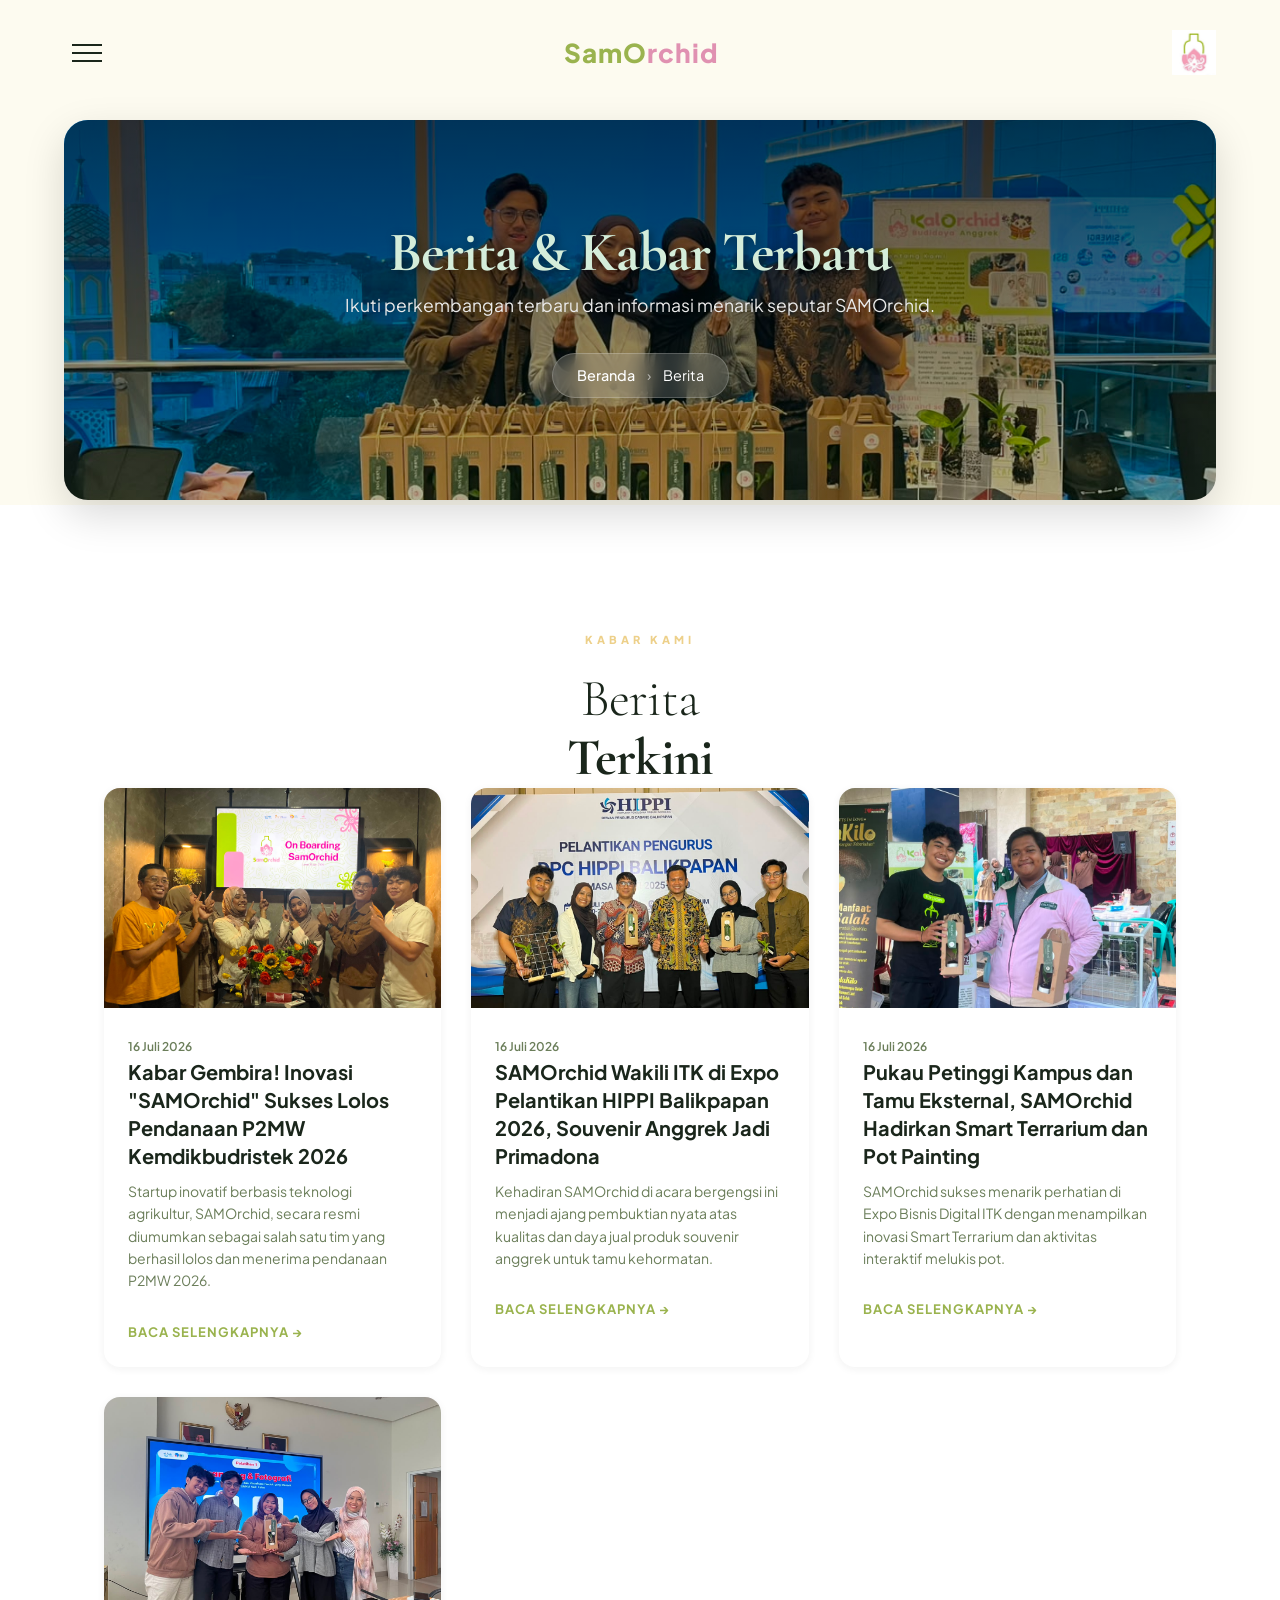
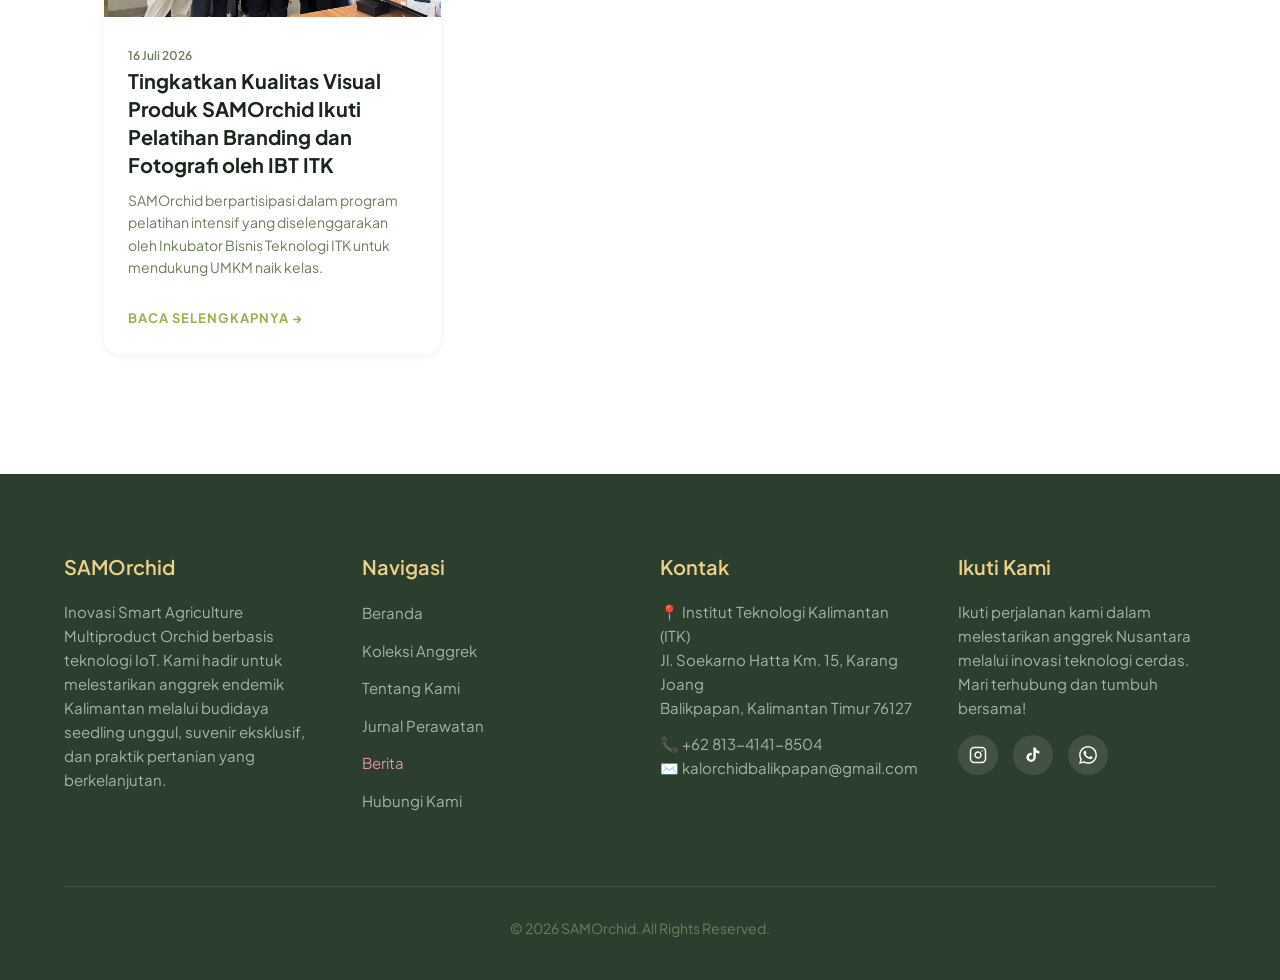
<file: news.html>
<!DOCTYPE html>
<html lang="id">

<head>
    <meta charset="UTF-8">
    <meta name="viewport" content="width=device-width, initial-scale=1.0">
    <meta http-equiv="X-UA-Compatible" content="ie=edge">

    
    <meta name="description" content="SAMOrchid — Koleksi anggrek premium pilihan dengan kualitas terbaik. Temukan keindahan anggrek eksklusif untuk melengkapi ruang Anda.">
    <meta name="keywords" content="anggrek, orchid, tanaman hias, bunga anggrek, SAMOrchid, premium orchid">
    <meta name="author" content="SAMOrchid">
    <meta name="robots" content="index, follow">

    
    <meta property="og:title" content="Berita &amp; Kabar Terbaru - SAMOrchid">
    <meta property="og:description" content="SAMOrchid — Koleksi anggrek premium pilihan dengan kualitas terbaik.">
    <meta property="og:type" content="website">
    <meta property="og:locale" content="id_ID">

    <title>Berita &amp; Kabar Terbaru - SAMOrchid</title>

    
    <link rel="icon" type="image/png" href="assets/images/favicon.png">

    
    <link rel="preconnect" href="https://fonts.googleapis.com">
    <link rel="preconnect" href="https://fonts.gstatic.com" crossorigin>
    <link href="https://fonts.googleapis.com/css2?family=Cormorant+Garamond:ital,wght@0,300;0,400;0,600;1,300;1,400&family=Plus+Jakarta+Sans:wght@300;400;600;800&display=swap" rel="stylesheet">

    
    <link rel="stylesheet" href="assets/css/samorchid.css">

    
    </head>
<body>

    
    <div class="menu-overlay" id="menuOverlay"></div>


<header id="mainHeader">
    
    <button class="menu-btn" id="menuToggle" aria-label="Toggle navigation menu">
        <span></span>
        <span></span>
        <span></span>
    </button>

    
    <a href="index.html"" class="logo-text" aria-label="SAMOrchid Home" style="text-decoration: none; font-size: 26px; font-weight: 800; letter-spacing: 1px;">
        <span style="color: var(--green-natural);">SamO</span><span style="color: var(--pink-flower);">rchid</span>
    </a>

    
    <div class="header-logo-right" style="display: flex; align-items: center;">
        <img src="assets/images/logo-samorchid.png" alt="SAMOrchid Logo" style="height: 45px; width: auto; object-fit: contain;">
    </div>
</header>


<nav class="side-menu" id="sideNav" aria-label="Main navigation">
    
    <ul style="margin-top: 100px;">
        <li><a href="index.html">Beranda</a></li>
        <li><a href="catalog.html">Koleksi Anggrek</a></li>
        <li><a href="about.html">Tentang Kami</a></li>
        <li><a href="journal.html">Jurnal Perawatan</a></li>
        <li><a href="news.html">Berita</a></li>
        <li><a href="contact.html">Hubungi Kami</a></li>
    </ul>

    
</nav>
    
    <main>
        
<style>
    .page-hero-modern {
        position: relative;
        background-size: cover;
        background-position: center;
        border-radius: 24px;
        margin: 120px auto 5px auto;
        max-width: 90%;
        min-height: 380px;
        display: flex;
        align-items: center;
        justify-content: center;
        text-align: center;
        overflow: hidden;
        box-shadow: 0 15px 40px rgba(0, 0, 0, 0.15);
    }

    .hero-overlay-modern {
        position: absolute;
        top: 0; left: 0; right: 0; bottom: 0;
        background: linear-gradient(to bottom, rgba(0,0,0,0.65), rgba(0,40,0,0.3));
        z-index: 1;
    }

    .hero-content-modern {
        position: relative;
        z-index: 2;
        color: #ffffff;
        padding: 2rem;
    }

    .hero-content-modern h1 {
        font-size: 3.5rem;
        margin-bottom: 0.5rem;
        font-weight: 300;
        text-shadow: 2px 2px 8px rgba(0,0,0,0.5);
    }

    .hero-content-modern h1 strong {
        font-weight: 700;
        color: #d4edda;
    }

    .hero-content-modern .hero-subtitle {
        font-size: 1.1rem;
        margin-bottom: 2rem;
        color: #eaeaea;
        font-weight: 400;
    }

    .breadcrumb-modern {
        display: inline-flex;
        background: rgba(255, 255, 255, 0.15);
        backdrop-filter: blur(10px);
        -webkit-backdrop-filter: blur(10px);
        padding: 10px 24px;
        border-radius: 50px;
        font-size: 0.9rem;
        border: 1px solid rgba(255, 255, 255, 0.2);
    }

    .breadcrumb-modern a {
        color: #ffffff;
        text-decoration: none;
        font-weight: 500;
        transition: opacity 0.3s ease;
    }

    .breadcrumb-modern a:hover {
        opacity: 0.7;
    }

    .breadcrumb-separator {
        margin: 0 12px;
        color: rgba(255, 255, 255, 0.6);
    }
</style>

<section class="page-hero-modern" style="background-image: url('assets/images/WhatsApp Image 2026-07-16 at 09.59.39.jpeg');">
    <div class="hero-overlay-modern"></div>
    <div class="hero-content-modern">
        <h1><strong>Berita & Kabar Terbaru</strong></h1>
        <p class="hero-subtitle">Ikuti perkembangan terbaru dan informasi menarik seputar SAMOrchid.</p>
        <nav class="breadcrumb-modern" aria-label="Breadcrumb">
            <a href="index.html"">Beranda</a>
            <span class="breadcrumb-separator">&rsaquo;</span>
            <span class="breadcrumb-current">Berita</span>
        </nav>
    </div>
</section>

<section class="section-padding" style="background: #fff;">
    <div class="container">
        <div class="section-header text-center">
            <span class="section-tag">Kabar Kami</span>
            <h2>Berita <strong>Terkini</strong></h2>
        </div>

        <div class="news-grid">
            
            <article class="news-card scroll-reveal">
                <div class="card-image">
                    
                    <img src="assets/images/berita-p2mw.jpeg" alt="P2MW 2026" loading="lazy">
                </div>
                <div class="card-body">
                    <span class="card-date">16 Juli 2026</span>
                    <h3 style="font-size: 1.25rem; margin-bottom: 10px; line-height: 1.4;">Kabar Gembira! Inovasi "SAMOrchid" Sukses Lolos Pendanaan P2MW Kemdikbudristek 2026</h3>
                    <p style="margin-bottom: 15px;">Startup inovatif berbasis teknologi agrikultur, SAMOrchid, secara resmi diumumkan sebagai salah satu tim yang berhasil lolos dan menerima pendanaan P2MW 2026.</p>
                    
                    
                    <a href="news-detail.html" class="read-more">Baca Selengkapnya →</a>
                </div>
            </article>

            
            <article class="news-card scroll-reveal" style="--reveal-delay: 0.1s;">
                <div class="card-image">
                    
                    <img src="assets/images/berita-hippi.jpeg" alt="Expo HIPPI 2026" loading="lazy">
                </div>
                <div class="card-body">
                    <span class="card-date">16 Juli 2026</span>
                    <h3 style="font-size: 1.25rem; margin-bottom: 10px; line-height: 1.4;">SAMOrchid Wakili ITK di Expo Pelantikan HIPPI Balikpapan 2026, Souvenir Anggrek Jadi Primadona</h3>
                    <p style="margin-bottom: 15px;">Kehadiran SAMOrchid di acara bergengsi ini menjadi ajang pembuktian nyata atas kualitas dan daya jual produk souvenir anggrek untuk tamu kehormatan.</p>
                    
                    
                    <a href="news-detail-hippi.html" class="read-more">Baca Selengkapnya →</a>
                </div>
            </article>
            
            
            <article class="news-card scroll-reveal" style="--reveal-delay: 0.2s;">
                <div class="card-image">
                    
                    <img src="assets/images/berita-econic.jpeg" alt="Expo Bisnis Digital ITK" loading="lazy">
                </div>
                <div class="card-body">
                    <span class="card-date">16 Juli 2026</span>
                    <h3 style="font-size: 1.25rem; margin-bottom: 10px; line-height: 1.4;">Pukau Petinggi Kampus dan Tamu Eksternal, SAMOrchid Hadirkan Smart Terrarium dan Pot Painting</h3>
                    <p style="margin-bottom: 15px;">SAMOrchid sukses menarik perhatian di Expo Bisnis Digital ITK dengan menampilkan inovasi Smart Terrarium dan aktivitas interaktif melukis pot.</p>
                    
                    
                    <a href="news-detail-expo-bisdig.html" class="read-more">Baca Selengkapnya →</a>
                </div>
            </article>

            
            <article class="news-card scroll-reveal" style="--reveal-delay: 0.3s;">
                <div class="card-image">
                    
                    <img src="assets/images/berita-pelatihan.jpeg" alt="Pelatihan IBT ITK" loading="lazy">
                </div>
                <div class="card-body">
                    <span class="card-date">16 Juli 2026</span>
                    <h3 style="font-size: 1.25rem; margin-bottom: 10px; line-height: 1.4;">Tingkatkan Kualitas Visual Produk SAMOrchid Ikuti Pelatihan Branding dan Fotografi oleh IBT ITK</h3>
                    <p style="margin-bottom: 15px;">SAMOrchid berpartisipasi dalam program pelatihan intensif yang diselenggarakan oleh Inkubator Bisnis Teknologi ITK untuk mendukung UMKM naik kelas.</p>
                    
                    
                    <a href="news-detail-ibt.html" class="read-more">Baca Selengkapnya →</a>
                </div>
            </article>

        </div>

        
    </div>
</section>

    </main>

    
    <footer>
    <div class="footer-container">

        
        <div class="footer-col">
            <h3>SAMOrchid</h3>
            <p>
                Inovasi Smart Agriculture Multiproduct Orchid berbasis teknologi IoT. Kami hadir untuk melestarikan anggrek endemik Kalimantan melalui budidaya seedling unggul, suvenir eksklusif, dan praktik pertanian yang berkelanjutan.
            </p>
        </div>

        
        <div class="footer-col">
            <h3>Navigasi</h3>
            <ul>
                <li><a href="index.html">Beranda</a></li>
                <li><a href="catalog.html">Koleksi Anggrek</a></li>
                <li><a href="about.html">Tentang Kami</a></li>
                <li><a href="journal.html">Jurnal Perawatan</a></li>
                <li><a href="news.html">Berita</a></li>
                <li><a href="contact.html">Hubungi Kami</a></li>
            </ul>
        </div>

        
        <div class="footer-col">
            <h3>Kontak</h3>
            <p>
                📍 Institut Teknologi Kalimantan (ITK)<br>
                Jl. Soekarno Hatta Km. 15, Karang Joang<br>
                Balikpapan, Kalimantan Timur 76127
            </p>
            <p style="margin-top: 12px;">
                📞 +62 813-4141-8504<br>
                ✉️ kalorchidbalikpapan@gmail.com
            </p>
        </div>

        
       <div class="footer-col">
    <h3>Ikuti Kami</h3>
    <p>Ikuti perjalanan kami dalam melestarikan anggrek Nusantara melalui inovasi teknologi cerdas. Mari terhubung dan tumbuh bersama!</p>
    <div class="social-links">
        <!-- Tautan Instagram SAMOrchid -->
        <a href="https://www.instagram.com/samorchid_official?igsh=MW9wNzVmNXBsNmt6ZQ%3D%3D&utm_source=qr" target="_blank" rel="noopener noreferrer" aria-label="Instagram">
            <svg xmlns="http://www.w3.org/2000/svg" width="18" height="18" viewBox="0 0 24 24" fill="none" stroke="currentColor" stroke-width="2" stroke-linecap="round" stroke-linejoin="round">
                <rect x="2" y="2" width="20" height="20" rx="5" ry="5"></rect>
                <path d="M16 11.37A4 4 0 1 1 12.63 8 4 4 0 0 1 16 11.37z"></path>
                <line x1="17.5" y1="6.5" x2="17.51" y2="6.5"></line>
            </svg>
        </a>
        
        <!-- Tautan TikTok SAMOrchid -->
        <a href="https://www.tiktok.com/@samorchid.bibit.anggrek?_r=1&_t=ZS-982fWPN8C19" target="_blank" rel="noopener noreferrer" aria-label="TikTok">
            <svg xmlns="http://www.w3.org/2000/svg" width="18" height="18" viewBox="0 0 24 24" fill="currentColor">
                <path d="M19.59 6.69a4.83 4.83 0 0 1-3.77-4.25V2h-3.45v13.67a2.89 2.89 0 0 1-2.88 2.5 2.89 2.89 0 0 1-2.89-2.89 2.89 2.89 0 0 1 2.89-2.89c.28 0 .54.04.79.1v-3.5a6.37 6.37 0 0 0-.79-.05A6.34 6.34 0 0 0 3.15 15a6.34 6.34 0 0 0 6.34 6.34 6.34 6.34 0 0 0 6.34-6.34V8.75a8.18 8.18 0 0 0 4.76 1.52v-3.4a4.85 4.85 0 0 1-1-.18z"/>
            </svg>
        </a>
        
        <!-- Tautan WhatsApp SAMOrchid (Format 62 untuk kode negara) -->
        <a href="https://wa.me/6281341418504" target="_blank" rel="noopener noreferrer" aria-label="WhatsApp">
            <svg xmlns="http://www.w3.org/2000/svg" width="18" height="18" viewBox="0 0 24 24" fill="currentColor">
                <path d="M17.472 14.382c-.297-.149-1.758-.867-2.03-.967-.273-.099-.471-.148-.67.15-.197.297-.767.966-.94 1.164-.173.199-.347.223-.644.075-.297-.15-1.255-.463-2.39-1.475-.883-.788-1.48-1.761-1.653-2.059-.173-.297-.018-.458.13-.606.134-.133.298-.347.446-.52.149-.174.198-.298.298-.497.099-.198.05-.371-.025-.52-.075-.149-.669-1.612-.916-2.207-.242-.579-.487-.5-.669-.51-.173-.008-.371-.01-.57-.01-.198 0-.52.074-.792.372-.272.297-1.04 1.016-1.04 2.479 0 1.462 1.065 2.875 1.213 3.074.149.198 2.096 3.2 5.077 4.487.709.306 1.262.489 1.694.625.712.227 1.36.195 1.871.118.571-.085 1.758-.719 2.006-1.413.248-.694.248-1.289.173-1.413-.074-.124-.272-.198-.57-.347m-5.421 7.403h-.004a9.87 9.87 0 01-5.031-1.378l-.361-.214-3.741.982.998-3.648-.235-.374a9.86 9.86 0 01-1.51-5.26c.001-5.45 4.436-9.884 9.888-9.884 2.64 0 5.122 1.03 6.988 2.898a9.825 9.825 0 012.893 6.994c-.003 5.45-4.437 9.884-9.885 9.884m8.413-18.297A11.815 11.815 0 0012.05 0C5.495 0 .16 5.335.157 11.892c0 2.096.547 4.142 1.588 5.945L.057 24l6.305-1.654a11.882 11.882 0 005.683 1.448h.005c6.554 0 11.89-5.335 11.893-11.893a11.821 11.821 0 00-3.48-8.413z"/>
            </svg>
        </a>
    </div>
</div>

    </div>

    
    <div class="footer-bottom">
        <p>&copy; 2026 SAMOrchid. All Rights Reserved.</p>
    </div>
</footer>

    
    <script src="assets/js/samorchid.js"></script>

    
    
</body>
</html>
</file>
<file: assets/css/samorchid.css>
/* ============================================================
   SAMOrchid — Premium Orchid Catalog
   Design System & Stylesheet
   Inspired by Bang & Olufsen Luxury Minimalism
   ============================================================ */

/* ----------------------------------------------------------
   1. DESIGN TOKENS (CSS Variables)
   ---------------------------------------------------------- */
   :root {
    --pink-flower: #E091B1;
    --pink-light: #F5D5E3;
    --orange-pastel: #EDD08A;
    --cream-palette: #FDFBF0;
    --cream-dark: #F5EFDA;
    --green-natural: #9AB34E;
    --green-dark: #7A9340;
    --text-dark: #1A261B;
    --text-muted: #6B7E5A;
    --footer-bg: #2C3E2D;
    --white: #FFFFFF;
    --dusty-pink: #F9EAEF;


    /* Shadows */
    --shadow-sm: 0 2px 8px rgba(26, 38, 27, 0.06);
    --shadow-md: 0 8px 30px rgba(26, 38, 27, 0.08);
    --shadow-lg: 0 16px 50px rgba(26, 38, 27, 0.12);
    --shadow-xl: 0 25px 60px rgba(26, 38, 27, 0.18);

    /* Transitions */
    --ease-luxury: cubic-bezier(0.16, 1, 0.3, 1);
    --transition-base: 0.4s var(--ease-luxury);
    --transition-slow: 0.8s var(--ease-luxury);
}


/* ----------------------------------------------------------
   2. RESET & BASE
   ---------------------------------------------------------- */
*,
*::before,
*::after {
    box-sizing: border-box;
    margin: 0;
    padding: 0;
}

html {
    scroll-behavior: smooth;
    -webkit-font-smoothing: antialiased;
    -moz-osx-font-smoothing: grayscale;
}

body {
    font-family: 'Plus Jakarta Sans', -apple-system, BlinkMacSystemFont, sans-serif;
    font-weight: 400;
    font-size: 16px;
    line-height: 1.6;
    color: var(--text-dark);
    background-color: var(--cream-palette);
    overflow-x: hidden;
}

img {
    max-width: 100%;
    height: auto;
    display: block;
}

a {
    color: inherit;
    text-decoration: none;
    transition: color var(--transition-base);
}

ul {
    list-style: none;
}

button {
    font-family: inherit;
}


/* ----------------------------------------------------------
   3. TYPOGRAPHY
   ---------------------------------------------------------- */
h1,
h2 {
    font-family: 'Cormorant Garamond', 'Georgia', serif;
    font-weight: 300;
    color: var(--text-dark);
}

h1 {
    font-size: 64px;
    line-height: 1.1;
    letter-spacing: -0.02em;
}

h2 {
    font-size: 52px;
    line-height: 1.15;
    letter-spacing: -0.015em;
}

h3 {
    font-family: 'Plus Jakarta Sans', sans-serif;
    font-size: 24px;
    font-weight: 600;
    line-height: 1.3;
    color: var(--text-dark);
}

h1 strong {
    font-weight: 800;
}

h2 strong {
    font-weight: 800;
    display: block;
}

p {
    color: var(--text-muted);
    line-height: 1.7;
}

.section-tag {
    font-size: 11px;
    text-transform: uppercase;
    letter-spacing: 4px;
    color: var(--orange-pastel);
    font-weight: 800;
    margin-bottom: 20px;
    display: inline-block;
}


/* ----------------------------------------------------------
   4. LAYOUT
   ---------------------------------------------------------- */
.container {
    max-width: 1200px;
    margin: 0 auto;
    padding: 0 5%;
}

.section-padding {
    padding: 120px 0;
}


/* ----------------------------------------------------------
   5. HEADER & NAVIGATION
   ---------------------------------------------------------- */
header {
    position: fixed;
    top: 0;
    left: 0;
    width: 100%;
    display: flex;
    justify-content: space-between;
    align-items: center;
    padding: 30px 5%;
    z-index: 2001;
    background: transparent;
    transition: all 0.5s var(--ease-luxury);
}

header.scrolled {
    background: rgba(253, 251, 240, 0.92);
    backdrop-filter: blur(20px);
    -webkit-backdrop-filter: blur(20px);
    box-shadow: 0 4px 30px rgba(26, 38, 27, 0.06);
    padding: 18px 5%;
}

/* Logo */
.logo {
    font-size: 22px;
    font-weight: 800;
    letter-spacing: 2px;
    color: var(--text-dark);
    text-transform: uppercase;
    z-index: 2002;
    display: flex;
    align-items: center;
    gap: 10px;
}

.logo-img {
    height: 45px;
    width: auto;
    vertical-align: middle;
}

/* Hamburger Menu Button */
.menu-btn {
    background: none;
    border: none;
    cursor: pointer;
    display: flex;
    flex-direction: column;
    gap: 6px;
    z-index: 2002;
    padding: 8px;
    position: relative;
}

.menu-btn span {
    display: block;
    width: 30px;
    height: 2px;
    background-color: var(--text-dark);
    transition: all 0.3s var(--ease-luxury);
    transform-origin: center;
}

.menu-btn.active span:nth-child(1) {
    transform: translateY(8px) rotate(45deg);
}

.menu-btn.active span:nth-child(2) {
    opacity: 0;
    transform: scaleX(0);
}

.menu-btn.active span:nth-child(3) {
    transform: translateY(-8px) rotate(-45deg);
}

/* Header Spacer (for layout balance) */
.header-spacer {
    width: 46px;
}

/* Menu Overlay */
.menu-overlay {
    position: fixed;
    top: 0;
    left: 0;
    width: 100%;
    height: 100%;
    background: rgba(26, 38, 27, 0.4);
    backdrop-filter: blur(8px);
    -webkit-backdrop-filter: blur(8px);
    z-index: 1999;
    opacity: 0;
    visibility: hidden;
    transition: opacity 0.5s var(--ease-luxury),
                visibility 0.5s var(--ease-luxury);
}

.menu-overlay.active {
    opacity: 1;
    visibility: visible;
}

/* Side Menu */
.side-menu {
    position: fixed;
    top: 0;
    left: -100%;
    width: 450px;
    max-width: 100%;
    height: 100vh;
    background-color: var(--cream-palette);
    z-index: 2000;
    box-shadow: var(--shadow-xl);
    display: flex;
    flex-direction: column;
    justify-content: center;
    padding: 80px 60px;
    transition: left 0.7s cubic-bezier(0.77, 0, 0.175, 1);
    overflow-y: auto;
}

.side-menu.active {
    left: 0;
}

.menu-subtitle {
    font-size: 11px;
    font-weight: 800;
    letter-spacing: 4px;
    color: var(--green-natural);
    text-transform: uppercase;
    margin-bottom: 35px;
}

.side-menu ul {
    margin-bottom: 50px;
}

.side-menu ul li {
    margin-bottom: 25px;
    transform: translateY(30px);
    opacity: 0;
    transition: transform 0.6s var(--ease-luxury),
                opacity 0.6s var(--ease-luxury);
}

.side-menu.active ul li:nth-child(1) { transition-delay: 0.15s; }
.side-menu.active ul li:nth-child(2) { transition-delay: 0.30s; }
.side-menu.active ul li:nth-child(3) { transition-delay: 0.45s; }
.side-menu.active ul li:nth-child(4) { transition-delay: 0.60s; }
.side-menu.active ul li:nth-child(5) { transition-delay: 0.75s; }
.side-menu.active ul li:nth-child(6) { transition-delay: 0.90s; }

.side-menu.active ul li {
    transform: translateY(0);
    opacity: 1;
}

.side-menu ul li a {
    text-decoration: none;
    color: var(--text-dark);
    font-size: 34px;
    font-weight: 300;
    font-family: 'Cormorant Garamond', serif;
    display: inline-block;
    position: relative;
    transition: color 0.3s ease,
                transform 0.3s var(--ease-luxury);
}

.side-menu ul li a:hover {
    color: var(--pink-flower);
    transform: translateX(12px);
}

.side-menu ul li a::after {
    content: '';
    position: absolute;
    bottom: -4px;
    left: 0;
    width: 0;
    height: 2px;
    background-color: var(--pink-flower);
    transition: width 0.4s var(--ease-luxury);
}

.side-menu ul li a:hover::after {
    width: 100%;
}

.side-menu ul li a.active-link {
    color: var(--green-natural);
    font-weight: 600;
}

.side-menu-cta {
    margin-top: auto;
    padding-top: 30px;
    border-top: 1px solid rgba(26, 38, 27, 0.08);
}


/* ----------------------------------------------------------
   6. HERO SECTION
   ---------------------------------------------------------- */
.hero {
    height: 100vh;
    display: flex;
    align-items: center;
    justify-content: center;
    padding: 0 5%;
    position: relative;
    overflow: hidden;
}

.hero-slider-container {
    position: absolute;
    top: 50%;
    left: 50%;
    transform: translate(-50%, -50%);
    width: 85%;
    height: 85%;
    border-radius: 20px;
    overflow: hidden;
    box-shadow: var(--shadow-xl);
}

.slider-wrapper {
    display: flex;
    height: 100%;
    transition: transform 1.2s cubic-bezier(0.77, 0, 0.175, 1);
}

.slide {
    min-width: 100%;
    height: 100%;
    background-size: cover;
    background-position: center;
    position: relative;
}

.slide-1 {
    background-image:
        linear-gradient(
            180deg,
            rgba(26, 38, 27, 0.25) 0%,
            rgba(26, 38, 27, 0.55) 100%
        ),
        url("../images/hero beranda 1.png");
    background-size: cover;
    background-position: center;
}

.slide-2 {
    background-image:
        linear-gradient(
            180deg,
            rgba(26, 38, 27, 0.25) 0%,
            rgba(26, 38, 27, 0.55) 100%
        ),
        url("../images/hero beranda 2.png");
    background-size: cover;
    background-position: center;
}

.slide-3 {
    background-image:
        linear-gradient(
            180deg,
            rgba(26, 38, 27, 0.25) 0%,
            rgba(26, 38, 27, 0.55) 100%
        ),
        url("../images/hero beranda 3.png");
    background-size: cover;
    background-position: center;
}

.hero-content {
    text-align: center;
    max-width: 800px;
    z-index: 2;
    position: relative;
}

.hero-content h1 {
    color: var(--cream-palette);
    text-shadow: 0 4px 30px rgba(0, 0, 0, 0.25);
    margin-bottom: 20px;
}

.hero-content p {
    color: var(--cream-palette);
    font-size: 18px;
    font-weight: 600;
    text-shadow: 0 2px 15px rgba(0, 0, 0, 0.2);
    margin-bottom: 35px;
    opacity: 0.9;
}

.hero-slider-dots {
    position: absolute;
    bottom: 30px;
    left: 50%;
    transform: translateX(-50%);
    display: flex;
    gap: 10px;
    z-index: 3;
}

.hero-slider-dots .dot {
    width: 10px;
    height: 10px;
    border-radius: 50%;
    background: rgba(253, 251, 240, 0.4);
    border: none;
    cursor: pointer;
    transition: all 0.4s var(--ease-luxury);
}

.hero-slider-dots .dot.active {
    background: var(--cream-palette);
    transform: scale(1.3);
}


/* ----------------------------------------------------------
   7. FULL-BLEED SECTIONS
   ---------------------------------------------------------- */
.featured-section {
    height: 100vh;
    width: 100%;
    background-size: cover;
    background-position: center;
    background-attachment: fixed;
    display: flex;
    align-items: center;
    padding: 0 8%;
    position: relative;
}

.featured-section::before {
    content: '';
    position: absolute;
    top: 0;
    left: 0;
    width: 100%;
    height: 100%;
    background: linear-gradient(
        90deg,
        rgba(26, 38, 27, 0.85) 0%,
        rgba(26, 38, 27, 0.3) 60%,
        transparent 100%
    );
}

.care-section {
    height: 100vh;
    width: 100%;
    background-size: cover;
    background-position: center;
    background-attachment: fixed;
    display: flex;
    align-items: center;
    justify-content: flex-end;
    padding: 0 8%;
    position: relative;
}

.care-section::before {
    content: '';
    position: absolute;
    top: 0;
    left: 0;
    width: 100%;
    height: 100%;
    background: linear-gradient(
        270deg,
        rgba(26, 38, 27, 0.85) 0%,
        rgba(26, 38, 27, 0.3) 60%,
        transparent 100%
    );
}

.story-section {
    min-height: 100vh; /* Ubah dari height menjadi min-height agar bisa melar ke bawah */
    width: 100%;
    background-size: cover;
    background-position: center;
    background-attachment: fixed;
    display: flex;
    align-items: center;
    padding: 0 8%;
    position: relative;
}

.story-section::before {
    content: '';
    position: absolute;
    top: 0;
    left: 0;
    width: 100%;
    height: 100%;
    background: linear-gradient(
        90deg,
        rgba(26, 38, 27, 0.85) 0%,
        rgba(26, 38, 27, 0.3) 60%,
        transparent 100%
    );
}

.featured-content,
.care-content,
.story-content {
    max-width: 580px;
    color: var(--cream-palette);
    position: relative;
    z-index: 2;
}

.featured-content h2,
.care-content h2,
.story-content h2 {
    font-family: 'Cormorant Garamond', serif;
    font-size: 52px;
    font-weight: 300;
    color: var(--cream-palette);
    margin-bottom: 24px;
}

.featured-content p,
.care-content p,
.story-content p {
    font-size: 16px;
    line-height: 1.7;
    color: #C3D0C4;
    margin-bottom: 35px;
}

.featured-content .section-tag,
.care-content .section-tag,
.story-content .section-tag {
    color: var(--orange-pastel);
}

/* CTA Section */
.cta-section {
    padding: 120px 5%;
    background: linear-gradient(135deg, var(--green-dark) 0%, var(--green-natural) 100%);
    text-align: center;
    color: var(--white);
    position: relative;
    overflow: hidden;
}

.cta-section::before {
    content: '';
    position: absolute;
    top: -50%;
    left: -50%;
    width: 200%;
    height: 200%;
    background: radial-gradient(
        circle at 30% 40%,
        rgba(255, 255, 255, 0.05) 0%,
        transparent 60%
    );
}

.cta-section h2 {
    font-family: 'Cormorant Garamond', serif;
    font-size: 48px;
    font-weight: 300;
    color: var(--white);
    margin-bottom: 20px;
    position: relative;
}

.cta-section h2 strong {
    font-weight: 700;
}

.cta-section p {
    font-size: 18px;
    color: rgba(255, 255, 255, 0.8);
    margin-bottom: 40px;
    max-width: 600px;
    margin-left: auto;
    margin-right: auto;
    position: relative;
}


/* ----------------------------------------------------------
   8. BUTTONS
   ---------------------------------------------------------- */

/* Discover Button — Hero / Full-bleed overlay */
.btn-discover {
    display: inline-block;
    padding: 16px 45px;
    border: 1px solid var(--cream-palette);
    color: var(--cream-palette);
    text-transform: uppercase;
    letter-spacing: 2px;
    font-size: 13px;
    font-weight: 800;
    background: rgba(0, 0, 0, 0.15);
    border-radius: 4px;
    text-decoration: none;
    transition: all var(--transition-base);
    cursor: pointer;
}

.btn-discover:hover {
    background: var(--green-natural);
    border-color: var(--green-natural);
    color: var(--text-dark);
    transform: translateY(-5px);
    box-shadow: 0 12px 35px rgba(154, 179, 78, 0.35);
}

/* Editorial Button — Inline link-style */
.btn-editorial {
    color: var(--white);
    text-decoration: none;
    font-size: 13px;
    text-transform: uppercase;
    letter-spacing: 2px;
    font-weight: 800;
    padding-bottom: 6px;
    border-bottom: 2px solid rgba(255, 255, 255, 0.2);
    display: inline-flex;
    align-items: center;
    gap: 15px;
    transition: all var(--transition-base);
}

.btn-editorial:hover {
    border-bottom-color: var(--pink-flower);
    color: var(--pink-flower);
}

.btn-editorial .arrow {
    display: inline-block;
    transition: transform 0.4s var(--ease-luxury);
}

.btn-editorial:hover .arrow {
    transform: translateX(8px);
}

/* Primary Button */
.btn-primary {
    display: inline-block;
    padding: 14px 40px;
    background: var(--green-natural);
    color: var(--white);
    border: none;
    border-radius: 50px;
    font-size: 14px;
    font-weight: 700;
    text-transform: uppercase;
    letter-spacing: 1px;
    cursor: pointer;
    text-decoration: none;
    text-align: center;
    transition: all var(--transition-base);
}

.btn-primary:hover {
    background: var(--green-dark);
    transform: translateY(-3px);
    box-shadow: 0 10px 30px rgba(154, 179, 78, 0.3);
}

/* Outline Button */
.btn-outline {
    display: inline-block;
    padding: 14px 40px;
    background: transparent;
    color: var(--green-natural);
    border: 2px solid var(--green-natural);
    border-radius: 50px;
    font-size: 14px;
    font-weight: 700;
    text-transform: uppercase;
    letter-spacing: 1px;
    cursor: pointer;
    text-decoration: none;
    text-align: center;
    transition: all var(--transition-base);
}

.btn-outline:hover {
    background: var(--green-natural);
    color: var(--white);
    transform: translateY(-3px);
    box-shadow: 0 10px 30px rgba(154, 179, 78, 0.3);
}

/* WhatsApp Button */
.btn-whatsapp {
    display: inline-flex;
    align-items: center;
    gap: 10px;
    padding: 14px 40px;
    background: #25D366;
    color: var(--white);
    border: none;
    border-radius: 50px;
    font-size: 14px;
    font-weight: 700;
    text-transform: uppercase;
    letter-spacing: 1px;
    cursor: pointer;
    text-decoration: none;
    text-align: center;
    transition: all var(--transition-base);
}

.btn-whatsapp::before {
    content: '';
    display: inline-block;
    width: 20px;
    height: 20px;
    background-image: url("data:image/svg+xml,%3Csvg xmlns='http://www.w3.org/2000/svg' viewBox='0 0 24 24' fill='white'%3E%3Cpath d='M17.472 14.382c-.297-.149-1.758-.867-2.03-.967-.273-.099-.471-.148-.67.15-.197.297-.767.966-.94 1.164-.173.199-.347.223-.644.075-.297-.15-1.255-.463-2.39-1.475-.883-.788-1.48-1.761-1.653-2.059-.173-.297-.018-.458.13-.606.134-.133.298-.347.446-.52.149-.174.198-.298.298-.497.099-.198.05-.371-.025-.52-.075-.149-.669-1.612-.916-2.207-.242-.579-.487-.5-.669-.51-.173-.008-.371-.01-.57-.01-.198 0-.52.074-.792.372-.272.297-1.04 1.016-1.04 2.479 0 1.462 1.065 2.875 1.213 3.074.149.198 2.096 3.2 5.077 4.487.709.306 1.262.489 1.694.625.712.227 1.36.195 1.871.118.571-.085 1.758-.719 2.006-1.413.248-.694.248-1.289.173-1.413-.074-.124-.272-.198-.57-.347m-5.421 7.403h-.004a9.87 9.87 0 01-5.031-1.378l-.361-.214-3.741.982.998-3.648-.235-.374a9.86 9.86 0 01-1.51-5.26c.001-5.45 4.436-9.884 9.888-9.884 2.64 0 5.122 1.03 6.988 2.898a9.825 9.825 0 012.893 6.994c-.003 5.45-4.437 9.884-9.885 9.884m8.413-18.297A11.815 11.815 0 0012.05 0C5.495 0 .16 5.335.157 11.892c0 2.096.547 4.142 1.588 5.945L.057 24l6.305-1.654a11.882 11.882 0 005.683 1.448h.005c6.554 0 11.89-5.335 11.893-11.893a11.821 11.821 0 00-3.48-8.413z'/%3E%3C/svg%3E");
    background-size: contain;
    background-repeat: no-repeat;
}

.btn-whatsapp:hover {
    background: #1da851;
    transform: translateY(-3px);
    box-shadow: 0 10px 30px rgba(37, 211, 102, 0.3);
}

/* Filter Button */
.btn-filter {
    padding: 10px 28px;
    border: 2px solid #ddd;
    background: transparent;
    color: var(--text-muted);
    border-radius: 50px;
    font-size: 13px;
    font-weight: 600;
    cursor: pointer;
    transition: all var(--transition-base);
    font-family: inherit;
}

.btn-filter:hover {
    border-color: var(--green-natural);
    color: var(--green-natural);
}

.btn-filter.active {
    background: var(--green-natural);
    color: var(--white);
    border-color: var(--green-natural);
}


/* ----------------------------------------------------------
   9. PRODUCT CARDS
   ---------------------------------------------------------- */
.product-card {
    background: var(--white);
    border-radius: 16px;
    overflow: hidden;
    box-shadow: var(--shadow-sm);
    transition: transform 0.5s var(--ease-luxury),
                box-shadow 0.5s var(--ease-luxury);
}

.product-card:hover {
    transform: translateY(-8px);
    box-shadow: var(--shadow-lg);
}

.product-card .card-image {
    overflow: hidden;
    height: 280px;
    position: relative;
}

.product-card .card-image img {
    width: 100%;
    height: 100%;
    object-fit: cover;
    transition: transform 0.6s var(--ease-luxury);
}

.product-card:hover .card-image img {
    transform: scale(1.08);
}

.product-card .card-body {
    padding: 24px;
}

.card-category {
    font-size: 11px;
    text-transform: uppercase;
    letter-spacing: 2px;
    color: var(--green-natural);
    font-weight: 700;
    margin-bottom: 8px;
    display: inline-block;
}

.product-card .card-body h3 {
    font-size: 18px;
    font-weight: 700;
    color: var(--text-dark);
    margin-bottom: 8px;
}

.product-card .card-body p {
    font-size: 14px;
    color: var(--text-muted);
    line-height: 1.6;
    margin-bottom: 16px;
}

.card-price {
    font-size: 20px;
    font-weight: 800;
    color: var(--pink-flower);
    margin-bottom: 16px;
}

.card-actions {
    display: flex;
    gap: 10px;
}


/* ----------------------------------------------------------
   10. NEWS CARDS
   ---------------------------------------------------------- */
.news-card {
    background: var(--white);
    border-radius: 16px;
    overflow: hidden;
    box-shadow: var(--shadow-sm);
    transition: transform 0.5s var(--ease-luxury),
                box-shadow 0.5s var(--ease-luxury);
}

.news-card:hover {
    transform: translateY(-6px);
    box-shadow: var(--shadow-md);
}

.news-card .card-image {
    height: 220px;
    overflow: hidden;
}

.news-card .card-image img {
    width: 100%;
    height: 100%;
    object-fit: cover;
    transition: transform 0.6s var(--ease-luxury);
}

.news-card:hover .card-image img {
    transform: scale(1.06);
}

.news-card .card-body {
    padding: 24px;
}

.news-card .card-date {
    font-size: 12px;
    color: var(--text-muted);
    font-weight: 600;
    margin-bottom: 10px;
}

.news-card .card-body h3 {
    font-size: 18px;
    font-weight: 700;
    color: var(--text-dark);
    margin-bottom: 10px;
}

.news-card .card-body p {
    font-size: 14px;
    color: var(--text-muted);
    line-height: 1.6;
}

.read-more {
    color: var(--green-natural);
    font-weight: 700;
    font-size: 13px;
    text-transform: uppercase;
    letter-spacing: 1px;
    text-decoration: none;
    margin-top: 15px;
    display: inline-block;
    transition: transform 0.3s var(--ease-luxury),
                color 0.3s ease;
}

.read-more:hover {
    transform: translateX(5px);
    color: var(--green-dark);
}


/* ----------------------------------------------------------
   11. CATEGORY CARDS
   ---------------------------------------------------------- */
.category-card {
    background: var(--white);
    border-radius: 20px;
    padding: 50px 30px;
    text-align: center;
    box-shadow: var(--shadow-sm);
    transition: transform 0.5s var(--ease-luxury),
                box-shadow 0.5s var(--ease-luxury);
}

.category-card:hover {
    transform: translateY(-10px);
    box-shadow: var(--shadow-lg);
}

.category-card .card-icon {
    font-size: 60px;
    margin-bottom: 20px;
    display: block;
}

.category-card h3 {
    font-size: 22px;
    font-weight: 700;
    margin-bottom: 12px;
}

.category-card p {
    font-size: 14px;
    color: var(--text-muted);
    line-height: 1.6;
}

.categories-grid {
    display: grid;
    grid-template-columns: repeat(3, 1fr);
    gap: 30px;
}


/* ----------------------------------------------------------
   12. VALUE CARDS
   ---------------------------------------------------------- */
.value-card {
    text-align: center;
    padding: 40px 30px;
}

.value-card .value-icon {
    width: 80px;
    height: 80px;
    background: var(--pink-light);
    border-radius: 50%;
    display: flex;
    align-items: center;
    justify-content: center;
    margin: 0 auto 20px;
    font-size: 32px;
    transition: transform 0.4s var(--ease-luxury);
}

.value-card:hover .value-icon {
    transform: scale(1.1) rotate(5deg);
}

.value-card h3 {
    font-size: 20px;
    font-weight: 700;
    margin-bottom: 12px;
}

.value-card p {
    font-size: 14px;
    color: var(--text-muted);
    line-height: 1.7;
}


/* ----------------------------------------------------------
   13. JOURNAL CARDS
   ---------------------------------------------------------- */
.journal-card {
    background: var(--white);
    border-radius: 16px;
    overflow: hidden;
    box-shadow: var(--shadow-sm);
    display: flex;
    transition: transform 0.5s var(--ease-luxury),
                box-shadow 0.5s var(--ease-luxury);
}

.journal-card:hover {
    transform: translateY(-6px);
    box-shadow: var(--shadow-md);
}

.journal-card .card-image {
    width: 40%;
    min-height: 250px;
    overflow: hidden;
}

.journal-card .card-image img {
    width: 100%;
    height: 100%;
    object-fit: cover;
    transition: transform 0.6s var(--ease-luxury);
}

.journal-card:hover .card-image img {
    transform: scale(1.06);
}

.journal-card .card-body {
    width: 60%;
    padding: 30px;
    display: flex;
    flex-direction: column;
    justify-content: center;
}

.journal-card .card-body h3 {
    font-size: 20px;
    font-weight: 700;
    margin-bottom: 12px;
}

.journal-card .card-body p {
    font-size: 14px;
    color: var(--text-muted);
    line-height: 1.6;
}


/* ----------------------------------------------------------
   14. PAGE HEADERS
   ---------------------------------------------------------- */
.page-hero {
    height: 50vh;
    min-height: 400px;
    background-size: cover;
    background-position: center;
    display: flex;
    align-items: center;
    justify-content: center;
    position: relative;
    text-align: center;
}

.page-hero::before {
    content: '';
    position: absolute;
    top: 0;
    left: 0;
    width: 100%;
    height: 100%;
    background: linear-gradient(
        180deg,
        rgba(26, 38, 27, 0.4) 0%,
        rgba(26, 38, 27, 0.7) 100%
    );
}

.page-hero-content {
    position: relative;
    z-index: 2;
    color: var(--cream-palette);
}

.page-hero-content h1 {
    font-family: 'Cormorant Garamond', serif;
    font-size: 56px;
    font-weight: 300;
    color: var(--cream-palette);
    margin-bottom: 15px;
}

.page-hero-content h1 strong {
    font-weight: 700;
}

.breadcrumb {
    display: flex;
    justify-content: center;
    gap: 8px;
    font-size: 13px;
    margin-top: 15px;
    align-items: center;
}

.breadcrumb a {
    color: rgba(255, 255, 255, 0.7);
    text-decoration: none;
    transition: color 0.3s ease;
}

.breadcrumb a:hover {
    color: var(--white);
}

.breadcrumb span {
    color: rgba(255, 255, 255, 0.4);
}

.breadcrumb .current {
    color: rgba(255, 255, 255, 0.9);
}


/* ----------------------------------------------------------
   15. CATALOG SECTION
   ---------------------------------------------------------- */
.catalog-section {
    padding: 120px 0;
}

.filter-tabs {
    display: flex;
    flex-wrap: wrap;
    justify-content: center;
    gap: 12px;
    margin-bottom: 60px;
}

.product-grid {
    display: grid;
    grid-template-columns: repeat(3, 1fr);
    gap: 30px;
}

.product-card.hidden {
    display: none;
}

.product-card.show {
    animation: fadeInUp 0.5s var(--ease-luxury) forwards;
}

@keyframes fadeInUp {
    from {
        opacity: 0;
        transform: translateY(20px);
    }
    to {
        opacity: 1;
        transform: translateY(0);
    }
}


/* ----------------------------------------------------------
   16. ABOUT SECTIONS
   ---------------------------------------------------------- */
.about-story {
    display: grid;
    grid-template-columns: 1fr 1fr;
    gap: 60px;
    align-items: center;
}

.about-story-image {
    border-radius: 20px;
    overflow: hidden;
    height: 500px;
    box-shadow: var(--shadow-md);
}

.about-story-image img {
    width: 100%;
    height: 100%;
    object-fit: cover;
}

.about-story-content h2 {
    margin-bottom: 20px;
}

.about-story-content p {
    font-size: 16px;
    color: var(--text-muted);
    line-height: 1.8;
    margin-bottom: 16px;
}

.about-story-content .section-tag {
    margin-bottom: 15px;
}

.values-grid {
    display: grid;
    grid-template-columns: repeat(3, 1fr);
    gap: 30px;
}

/* Greenhouse Section */
.greenhouse-section {
    padding: 120px 0;
    position: relative;
    height: 70vh;
    background-size: cover;
    background-position: center;
    background-attachment: fixed;
    display: flex;
    align-items: center;
}

.greenhouse-section::before {
    content: '';
    position: absolute;
    top: 0;
    left: 0;
    width: 100%;
    height: 100%;
    background: linear-gradient(
        90deg,
        rgba(26, 38, 27, 0.85) 0%,
        rgba(26, 38, 27, 0.3) 60%,
        transparent 100%
    );
}

.greenhouse-content {
    position: relative;
    z-index: 2;
    max-width: 600px;
    color: var(--cream-palette);
    padding: 0 8%;
}

.greenhouse-content h2 {
    font-family: 'Cormorant Garamond', serif;
    font-size: 48px;
    font-weight: 300;
    color: var(--cream-palette);
    margin-bottom: 20px;
}

.greenhouse-content p {
    font-size: 16px;
    color: #C3D0C4;
    line-height: 1.7;
    margin-bottom: 30px;
}


/* ----------------------------------------------------------
   17. JOURNAL & ACCORDION
   ---------------------------------------------------------- */
.journal-grid {
    display: grid;
    grid-template-columns: repeat(2, 1fr);
    gap: 30px;
}

.accordion {
    max-width: 800px;
    margin: 0 auto;
}

.accordion-item {
    border-bottom: 1px solid #e0e0e0;
    margin-bottom: 0;
}

.accordion-item:last-child {
    border-bottom: none;
}

.accordion-header {
    width: 100%;
    padding: 24px 0;
    background: transparent;
    border: none;
    display: flex;
    justify-content: space-between;
    align-items: center;
    cursor: pointer;
    font-size: 18px;
    font-weight: 600;
    color: var(--text-dark);
    text-align: left;
    font-family: 'Plus Jakarta Sans', sans-serif;
    transition: color 0.3s ease;
}

.accordion-header:hover {
    color: var(--green-natural);
}

.accordion-header .icon {
    transition: transform 0.3s var(--ease-luxury);
    font-size: 20px;
    font-weight: 300;
    flex-shrink: 0;
    margin-left: 20px;
}

.accordion-header.active .icon {
    transform: rotate(45deg);
}

.accordion-body {
    max-height: 0;
    overflow: hidden;
    transition: max-height 0.5s ease;
}

.accordion-body.open {
    max-height: 500px;
}

.accordion-body-inner {
    padding: 0 0 24px 0;
    color: var(--text-muted);
    line-height: 1.7;
    font-size: 15px;
}


/* ----------------------------------------------------------
   18. NEWS SECTION
   ---------------------------------------------------------- */
.news-grid {
    display: grid;
    grid-template-columns: repeat(3, 1fr);
    gap: 30px;
}

.featured-news {
    display: grid;
    grid-template-columns: 1fr 1fr;
    gap: 0;
    margin-bottom: 80px;
    background: var(--white);
    border-radius: 20px;
    overflow: hidden;
    box-shadow: var(--shadow-md);
}

.featured-news .news-image {
    height: 100%;
    min-height: 400px;
    overflow: hidden;
}

.featured-news .news-image img {
    width: 100%;
    height: 100%;
    object-fit: cover;
    transition: transform 0.6s var(--ease-luxury);
}

.featured-news:hover .news-image img {
    transform: scale(1.04);
}

.featured-news .news-body {
    padding: 50px;
    display: flex;
    flex-direction: column;
    justify-content: center;
}

.featured-news .news-body .card-date {
    font-size: 12px;
    color: var(--text-muted);
    font-weight: 600;
    margin-bottom: 15px;
}

.featured-news .news-body h2 {
    font-family: 'Cormorant Garamond', serif;
    font-size: 36px;
    font-weight: 400;
    margin-bottom: 15px;
    color: var(--text-dark);
}

.featured-news .news-body p {
    font-size: 15px;
    color: var(--text-muted);
    line-height: 1.7;
    margin-bottom: 25px;
}


/* ----------------------------------------------------------
   19. CONTACT SECTION
   ---------------------------------------------------------- */
.contact-wrapper {
    display: grid;
    grid-template-columns: 1.2fr 0.8fr;
    gap: 60px;
}

.contact-form {
    background: var(--white);
    padding: 50px;
    border-radius: 20px;
    box-shadow: var(--shadow-md);
}

.contact-form h3 {
    font-size: 28px;
    margin-bottom: 30px;
}

.form-group {
    margin-bottom: 24px;
}

.form-group label {
    display: block;
    font-size: 13px;
    font-weight: 700;
    color: var(--text-dark);
    margin-bottom: 8px;
    text-transform: uppercase;
    letter-spacing: 1px;
}

.form-group input,
.form-group textarea,
.form-group select {
    width: 100%;
    padding: 14px 18px;
    border: 2px solid #e8e8e8;
    border-radius: 10px;
    font-size: 15px;
    font-family: inherit;
    color: var(--text-dark);
    background: var(--white);
    transition: border-color 0.3s ease,
                box-shadow 0.3s ease;
    outline: none;
}

.form-group input:focus,
.form-group textarea:focus,
.form-group select:focus {
    border-color: var(--green-natural);
    box-shadow: 0 0 0 4px rgba(154, 179, 78, 0.1);
}

.form-group textarea {
    min-height: 150px;
    resize: vertical;
}

.form-row {
    display: grid;
    grid-template-columns: 1fr 1fr;
    gap: 20px;
}

/* Contact Info */
.contact-info {
    padding: 0;
}

.contact-info h3 {
    font-size: 28px;
    margin-bottom: 30px;
}

.info-card {
    background: var(--white);
    padding: 30px;
    border-radius: 16px;
    box-shadow: var(--shadow-sm);
    margin-bottom: 20px;
    display: flex;
    gap: 20px;
    align-items: flex-start;
    transition: transform 0.3s var(--ease-luxury),
                box-shadow 0.3s var(--ease-luxury);
}

.info-card:hover {
    transform: translateY(-3px);
    box-shadow: var(--shadow-md);
}

.info-card .info-icon {
    width: 50px;
    height: 50px;
    background: var(--pink-light);
    border-radius: 12px;
    display: flex;
    align-items: center;
    justify-content: center;
    font-size: 22px;
    flex-shrink: 0;
}

.info-card h4 {
    font-size: 16px;
    font-weight: 700;
    margin-bottom: 5px;
    color: var(--text-dark);
}

.info-card p {
    font-size: 14px;
    color: var(--text-muted);
    line-height: 1.6;
}


/* ----------------------------------------------------------
   20. FOOTER
   ---------------------------------------------------------- */
footer {
    background: var(--footer-bg);
    color: var(--cream-palette);
    padding: 80px 5% 40px;
}

.footer-container {
    display: flex;
    justify-content: space-between;
    flex-wrap: wrap;
    gap: 40px;
    margin-bottom: 60px;
}

.footer-col {
    flex: 1;
    min-width: 200px;
}

.footer-col h3 {
    font-size: 20px;
    font-weight: 600;
    margin-bottom: 20px;
    color: var(--orange-pastel);
}

.footer-col ul li {
    margin-bottom: 12px;
}

.footer-col ul li a {
    color: #A4B5A5;
    text-decoration: none;
    transition: color 0.3s ease;
    font-size: 15px;
}

.footer-col ul li a:hover {
    color: var(--pink-flower);
}

.footer-col p {
    color: #A4B5A5;
    line-height: 1.6;
    font-size: 15px;
}

.footer-bottom {
    text-align: center;
    padding-top: 30px;
    border-top: 1px solid rgba(255, 255, 255, 0.1);
    color: #A4B5A5;
    font-size: 14px;
}

.social-links {
    display: flex;
    gap: 15px;
    margin-top: 15px;
}

.social-links a {
    width: 40px;
    height: 40px;
    background: rgba(255, 255, 255, 0.1);
    border-radius: 50%;
    display: flex;
    align-items: center;
    justify-content: center;
    color: var(--cream-palette);
    text-decoration: none;
    font-size: 18px;
    transition: all 0.3s var(--ease-luxury);
}

.social-links a:hover {
    background: var(--pink-flower);
    transform: translateY(-3px);
}


/* ----------------------------------------------------------
   21. SCROLL REVEAL ANIMATIONS
   ---------------------------------------------------------- */
.scroll-reveal {
    opacity: 0;
    transform: translateY(40px);
    transition: opacity 1.2s cubic-bezier(0.16, 1, 0.3, 1),
                transform 1.2s cubic-bezier(0.16, 1, 0.3, 1);
}

.scroll-reveal.reveal-active {
    opacity: 1;
    transform: translateY(0);
}

/* Staggered Animation Delays */
.delay-tag {
    transition-delay: 0.1s;
}

.delay-title {
    transition-delay: 0.25s;
}

.delay-desc {
    transition-delay: 0.4s;
}

.delay-btn {
    transition-delay: 0.55s;
}

.delay-1 { transition-delay: 0.1s; }
.delay-2 { transition-delay: 0.2s; }
.delay-3 { transition-delay: 0.3s; }
.delay-4 { transition-delay: 0.4s; }
.delay-5 { transition-delay: 0.5s; }
.delay-6 { transition-delay: 0.6s; }


/* ----------------------------------------------------------
   22. UTILITY CLASSES
   ---------------------------------------------------------- */
.text-center {
    text-align: center;
}

.mb-60 {
    margin-bottom: 60px;
}

.mb-40 {
    margin-bottom: 40px;
}

.mb-20 {
    margin-bottom: 20px;
}


/* ----------------------------------------------------------
   23. RESPONSIVE — 1024px
   ---------------------------------------------------------- */
@media (max-width: 1024px) {
    .product-grid {
        grid-template-columns: repeat(2, 1fr);
    }

    .news-grid {
        grid-template-columns: repeat(2, 1fr);
    }

    .about-story {
        grid-template-columns: 1fr;
        gap: 40px;
    }

    .about-story-image {
        height: 350px;
    }

    .contact-wrapper {
        grid-template-columns: 1fr;
    }

    .hero-content h1 {
        font-size: 48px;
    }

    .featured-content h2,
    .care-content h2,
    .story-content h2 {
        font-size: 40px;
    }

    .journal-grid {
        grid-template-columns: 1fr;
    }

    .featured-news {
        grid-template-columns: 1fr;
    }

    .featured-news .news-image {
        min-height: 300px;
    }

    .categories-grid {
        grid-template-columns: repeat(2, 1fr);
    }

    .values-grid {
        grid-template-columns: repeat(2, 1fr);
    }

    h1 {
        font-size: 48px;
    }

    h2 {
        font-size: 42px;
    }
}


/* ----------------------------------------------------------
   24. RESPONSIVE — 768px
   ---------------------------------------------------------- */
@media (max-width: 768px) {
    .product-grid {
        grid-template-columns: 1fr;
        max-width: 400px;
        margin-left: auto;
        margin-right: auto;
    }

    .news-grid {
        grid-template-columns: 1fr;
    }

    .hero-slider-container {
        width: 95%;
        height: 90%;
        border-radius: 12px;
    }

    .hero-content h1 {
        font-size: 36px;
    }

    .hero-content p {
        font-size: 15px;
    }

    .side-menu {
        width: 100%;
        padding: 80px 40px;
    }

    .section-padding {
        padding: 80px 0;
    }

    .page-hero {
        height: 40vh;
        min-height: 300px;
    }

    .page-hero-content h1 {
        font-size: 40px;
    }

    .categories-grid {
        grid-template-columns: 1fr;
    }

    .values-grid {
        grid-template-columns: 1fr;
    }

    /* Full-bleed sections */
    .featured-section,
    .care-section,
    .story-section {
        height: auto;
        min-height: 80vh;
        padding: 80px 5%;
        background-attachment: scroll;
    }

    .featured-content h2,
    .care-content h2,
    .story-content h2 {
        font-size: 36px;
    }

    .form-row {
        grid-template-columns: 1fr;
    }

    .contact-form {
        padding: 30px;
    }

    .greenhouse-section {
        height: auto;
        min-height: 60vh;
        background-attachment: scroll;
    }

    .cta-section h2 {
        font-size: 36px;
    }

    .cta-section p {
        font-size: 16px;
    }

    h1 {
        font-size: 36px;
    }

    h2 {
        font-size: 34px;
    }

    .journal-card {
        flex-direction: column;
    }

    .journal-card .card-image {
        width: 100%;
        min-height: 200px;
    }

    .journal-card .card-body {
        width: 100%;
    }

    .footer-container {
        flex-direction: column;
    }

    .footer-col {
        min-width: 100%;
    }

    .filter-tabs {
        gap: 8px;
    }

    .btn-filter {
        padding: 8px 20px;
        font-size: 12px;
    }

    .btn-discover {
        padding: 14px 35px;
        font-size: 12px;
    }

    .btn-primary,
    .btn-outline,
    .btn-whatsapp {
        padding: 12px 30px;
        font-size: 13px;
    }
}


/* ----------------------------------------------------------
   25. RESPONSIVE — 480px
   ---------------------------------------------------------- */
@media (max-width: 480px) {
    header {
        padding: 20px 5%;
    }

    header.scrolled {
        padding: 14px 5%;
    }

    .logo {
        font-size: 18px;
    }

    .logo-img {
        height: 35px;
    }

    .hero-content h1 {
        font-size: 28px;
    }

    .hero-content p {
        font-size: 14px;
    }

    .page-hero-content h1 {
        font-size: 32px;
    }

    .side-menu {
        padding: 70px 30px;
    }

    .side-menu ul li a {
        font-size: 28px;
    }

    .featured-content h2,
    .care-content h2,
    .story-content h2 {
        font-size: 30px;
    }

    .cta-section h2 {
        font-size: 30px;
    }

    .contact-form {
        padding: 25px;
    }

    .featured-news .news-body {
        padding: 30px;
    }

    .featured-news .news-body h2 {
        font-size: 28px;
    }

   /* REVISI: Menurunkan Gambar Hero agar tidak menabrak header */
.hero-slider-container {
    top: 58% !important;       /* Awalnya 50%, kita turunkan menjadi 58% */
    height: 75% !important;    /* Menyesuaikan tinggi agar tetap proporsional */
}

/* Memastikan Header sejajar dan tulisan persis di tengah */
#mainHeader {
    padding: 25px 4% !important; 
    background: transparent !important;
    box-shadow: none !important;
}

.logo-text {
    position: absolute !important;
    left: 50% !important;
    transform: translateX(-50%) !important; 
}

}

/* Pengaturan Khusus Tampilan Layar HP */
@media (max-width: 768px) {
    .story-section {
        background-attachment: scroll !important; /* Mematikan efek fixed agar background tidak error di HP */
        padding: 80px 5%; /* Menambah jarak atas-bawah agar konten tidak mentok */
        background-position: right center !important; /* Menggeser gambar sedikit agar fokusnya pas */
    }

    .story-content {
        width: 100%; /* Memastikan teks menyesuaikan layar */
    }

    .story-content h2 {
        font-size: 28px; /* Sedikit mengecilkan judul */
    }

    .story-content p {
        font-size: 15px; /* Sedikit mengecilkan paragraf */
        line-height: 1.6;
    }
}
</file>
